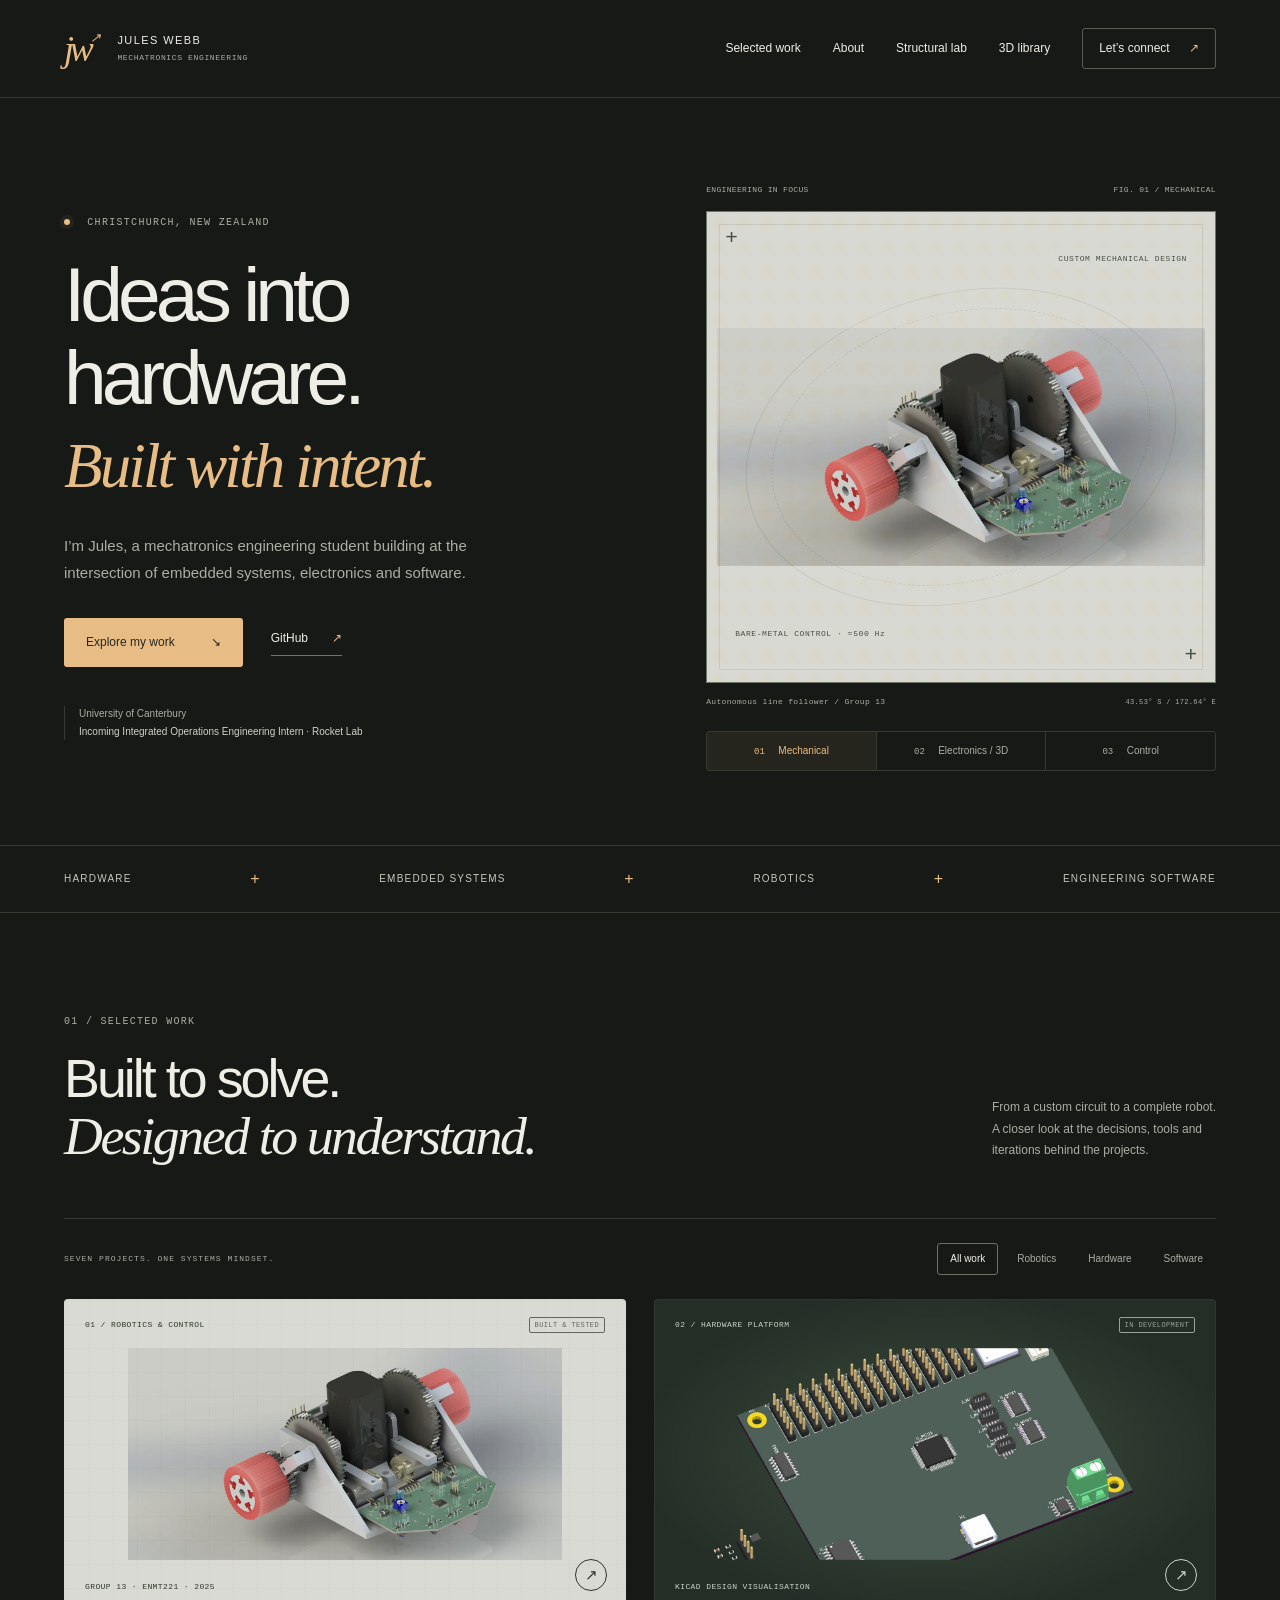
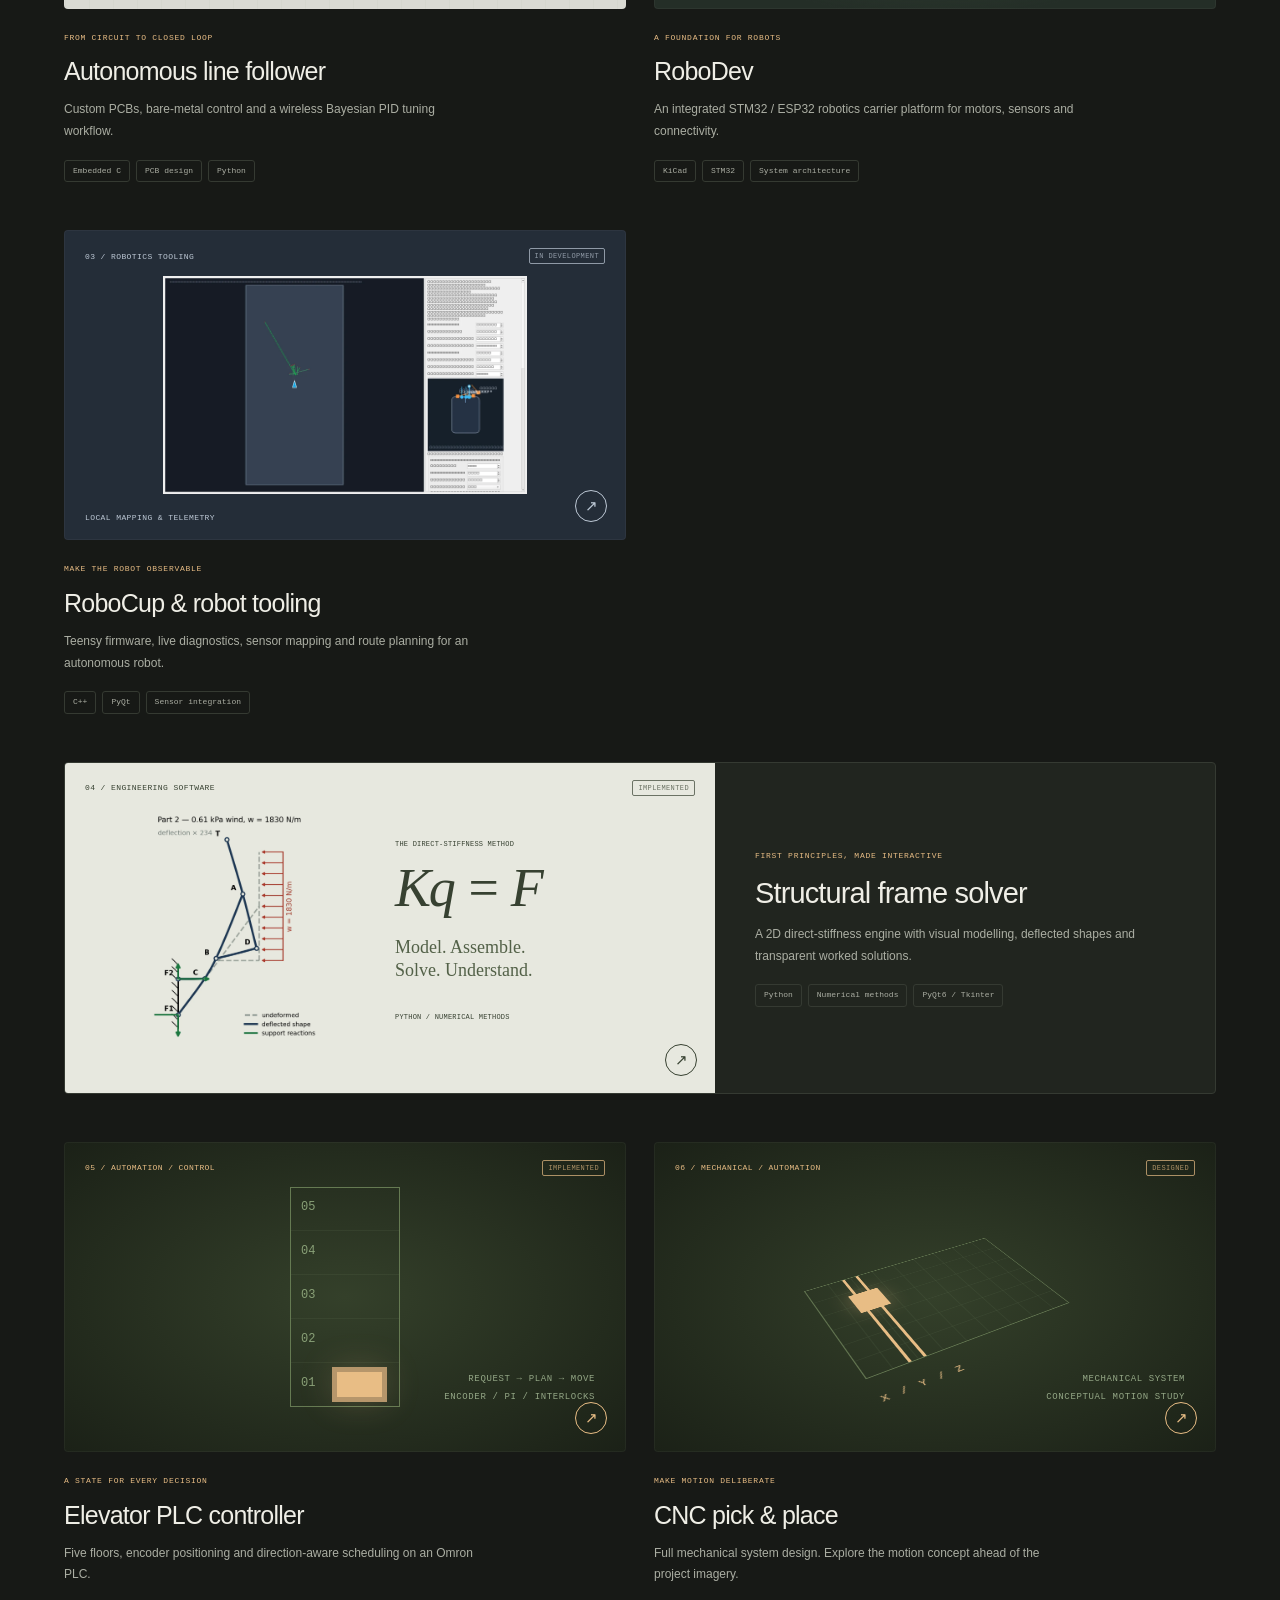
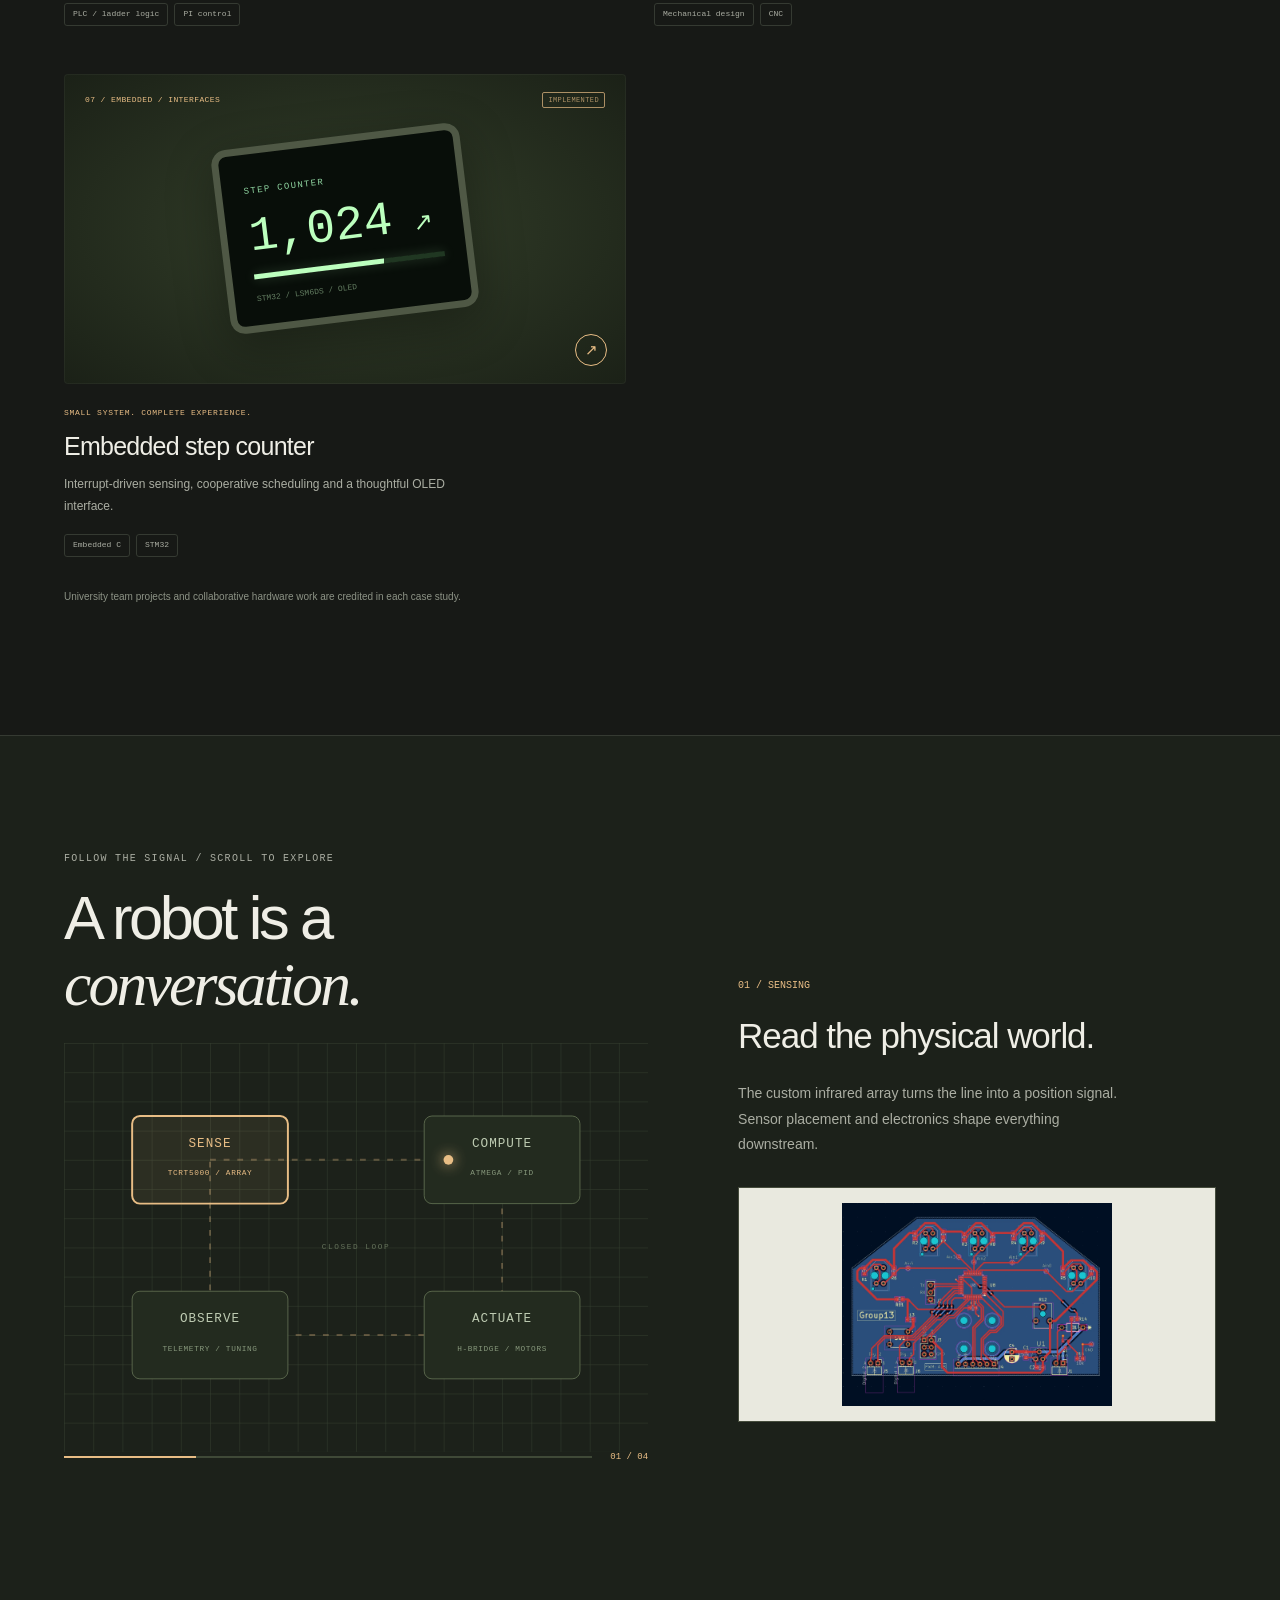
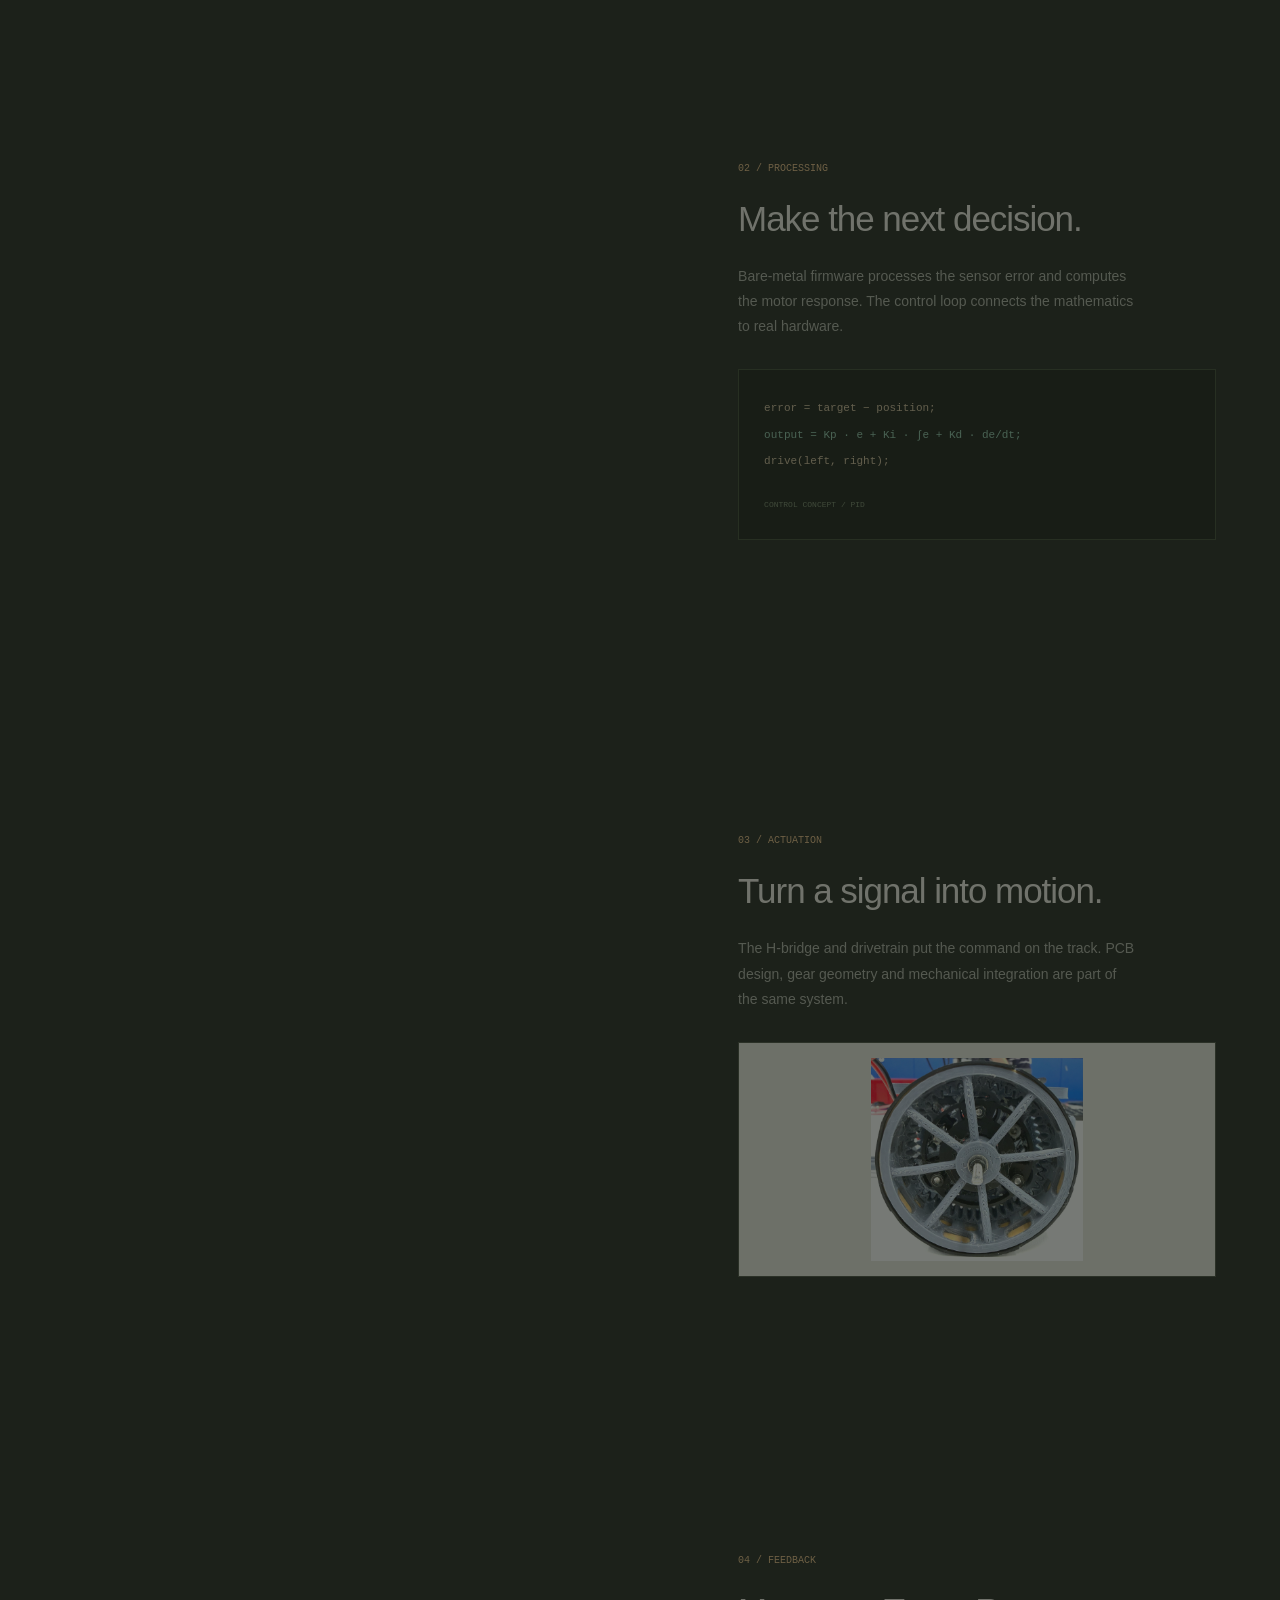
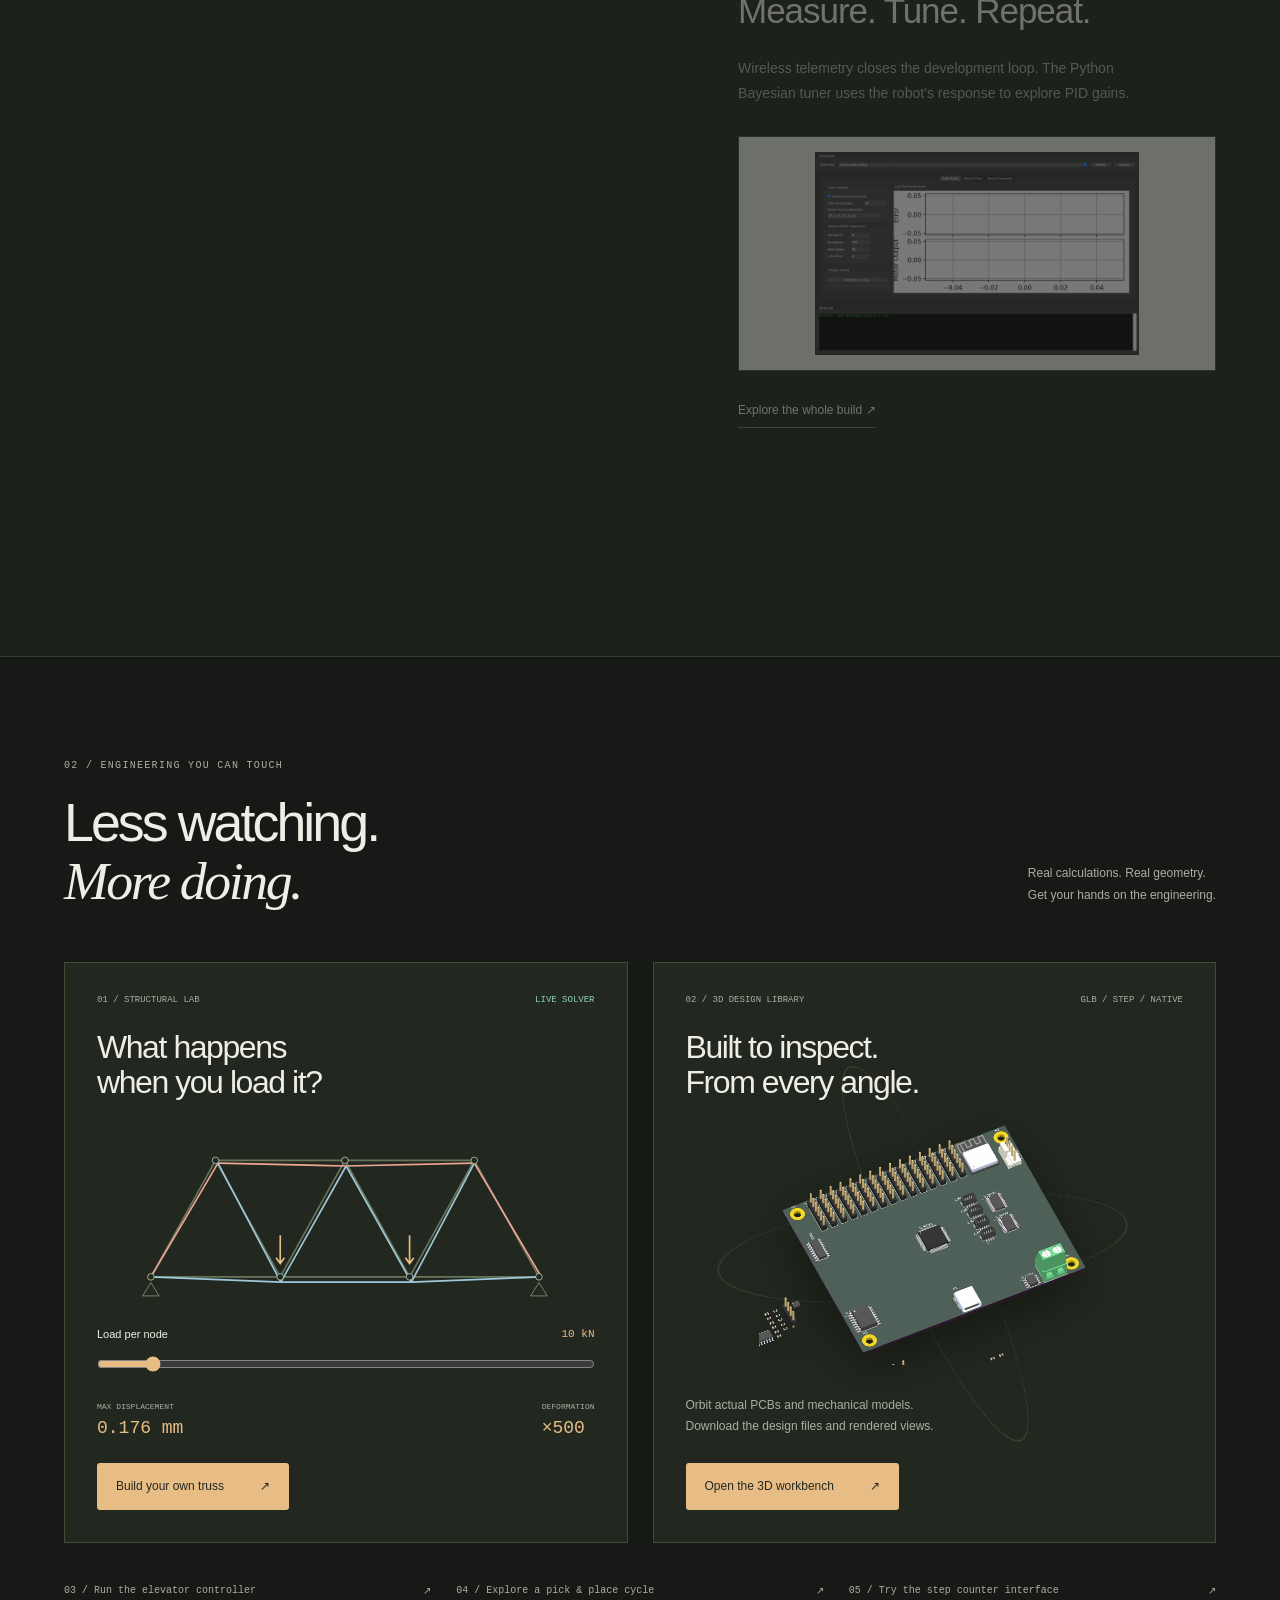
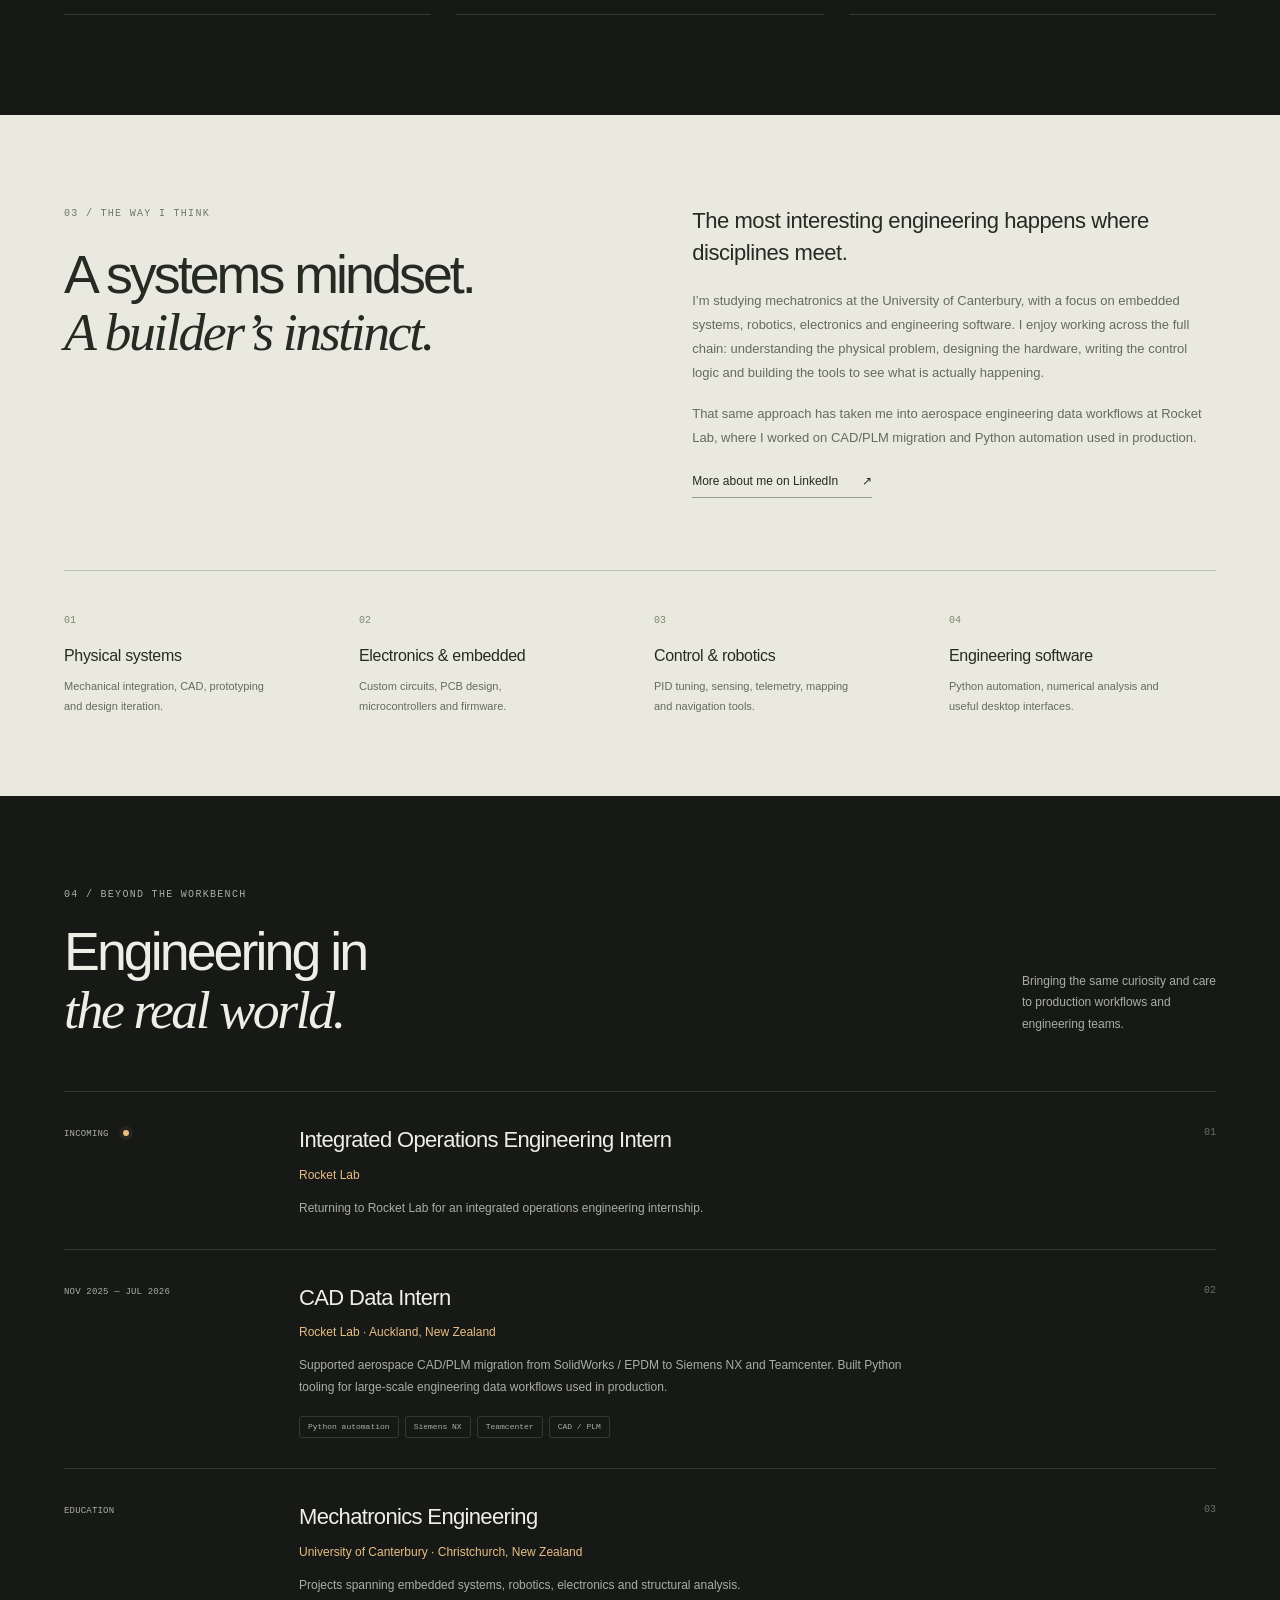
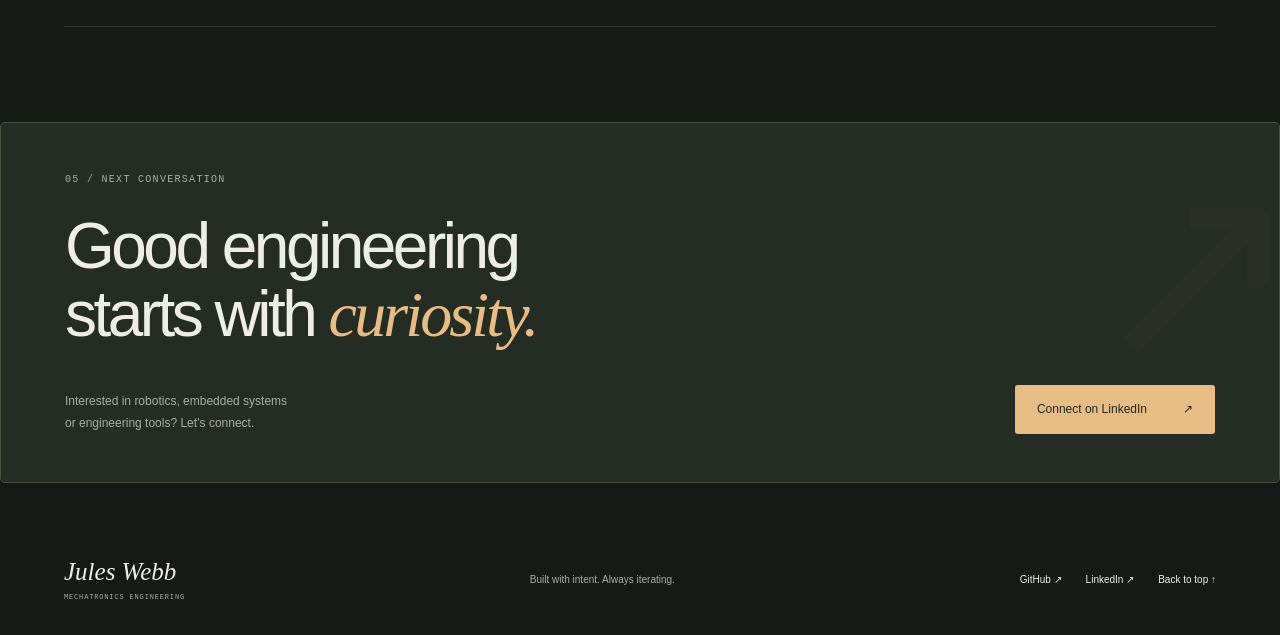
<file: index.html>
<!doctype html>
<html lang="en">
<head>
  <meta charset="utf-8">
  <meta name="viewport" content="width=device-width, initial-scale=1">
  <meta name="theme-color" content="#171916">
  <title>Jules Webb — Mechatronics & Engineering</title>
  <meta name="description" content="Jules Webb's engineering portfolio. Embedded systems, custom electronics, robotics and engineering software. University of Canterbury · Rocket Lab experience.">
  <link rel="canonical" href="https://juleswwebb.github.io/portfolio/">
  <meta property="og:type" content="website">
  <meta property="og:title" content="Jules Webb — Engineering, from first principles to real systems.">
  <meta property="og:description" content="Explore projects in embedded systems, robotics, PCB design and engineering software.">
  <meta property="og:url" content="https://juleswwebb.github.io/portfolio/">
  <meta property="og:image" content="https://juleswwebb.github.io/portfolio/assets/social-preview.png">
  <meta name="twitter:card" content="summary_large_image">
  <link rel="icon" href="assets/favicon.svg" type="image/svg+xml">
  <link rel="stylesheet" href="styles.css">
  <link rel="stylesheet" href="interactive.css"><script defer src="app.js"></script><script type="module" src="motion.mjs"></script><script type="module" src="home-lab.mjs"></script><script type="module" src="assets/vendor/model-viewer.min.js"></script>
</head>
<body>
  <a class="skip-link" href="#main">Skip to content</a>
  <header class="header">
    <a class="brand" href="./" aria-label="Jules Webb, home"><span class="monogram">jw<span>↗</span></span><span>JULES WEBB<span class="brand-sub">MECHATRONICS ENGINEERING</span></span></a>
    <button class="menu-toggle" aria-expanded="false" aria-controls="navigation">Menu <span>+</span></button>
    <nav id="navigation" aria-label="Main navigation"><a href="#work">Selected work</a><a href="#about">About</a><a href="structure-lab.html">Structural lab</a><a href="design-library.html">3D library</a><a class="nav-contact" href="#contact">Let’s connect <span>↗</span></a></nav>
  </header>
  <main id="main">
    <section class="hero wrap"><canvas id="hero-field" aria-hidden="true"></canvas>
      <div class="hero-copy">
        <p class="eyebrow"><span class="status-dot"></span> CHRISTCHURCH, NEW ZEALAND</p>
        <h1><span class="hero-line">Ideas into</span><span class="hero-line">hardware.</span><span class="hero-line"><em>Built with intent.</em></span></h1>
        <p class="hero-description">I’m Jules, a mechatronics engineering student building at the intersection of embedded systems, electronics and software.</p>
        <div class="hero-actions"><a class="button button-accent" href="#work">Explore my work <span>↘</span></a><a class="text-link" href="https://github.com/juleswwebb" target="_blank" rel="noopener noreferrer">GitHub <span>↗</span></a></div>
        <div class="hero-note"><span class="note-line"></span><p>University of Canterbury<br><strong>Incoming Integrated Operations Engineering Intern · Rocket Lab</strong></p></div>
      </div>
      <div class="hero-art" aria-label="Interactive views of the line-following robot project">
        <div class="art-heading"><span>ENGINEERING IN FOCUS</span><span>FIG. 01 / <span id="view-number">MECHANICAL</span></span></div>
        <div class="art-stage">
          <div class="crosshair crosshair-one" aria-hidden="true">+</div><div class="crosshair crosshair-two" aria-hidden="true">+</div>
          <div class="art-orbit" aria-hidden="true"></div>
          <img id="hero-image" src="assets/line-follower.webp" width="1600" height="781" alt="CAD render of the Group 13 line-following robot, showing the chassis, motors and front sensor board" fetchpriority="high">
          <model-viewer id="hero-model" hidden alt="Actual line follower sensor PCB in interactive 3D" camera-controls touch-action="pan-y" environment-image="neutral" camera-orbit="35deg 60deg auto" shadow-intensity="1" auto-rotate></model-viewer><span class="art-label label-top" id="art-label-top">CUSTOM MECHANICAL DESIGN</span>
          <span class="art-label label-bottom" id="art-label-bottom">BARE-METAL CONTROL · ≈500 Hz</span>
        </div>
        <div class="art-footer"><span id="view-caption" aria-live="polite">Autonomous line follower / Group 13</span><span class="art-coordinate">43.53° S / 172.64° E</span></div>
        <div class="view-controls" role="group" aria-label="Explore the robot’s subsystems"><button aria-pressed="true" data-view="mechanical">01 <span>Mechanical</span></button><button aria-pressed="false" data-view="electronics">02 <span>Electronics / 3D</span></button><button aria-pressed="false" data-view="control">03 <span>Control</span></button></div>
      </div>
    </section>
    <div class="discipline-strip"><div class="wrap"><span>HARDWARE</span><span class="strip-plus">+</span><span>EMBEDDED SYSTEMS</span><span class="strip-plus">+</span><span>ROBOTICS</span><span class="strip-plus">+</span><span>ENGINEERING SOFTWARE</span></div></div>
    <section id="work" class="work-section wrap">
      <div class="section-heading reveal"><div><p class="eyebrow">01 / SELECTED WORK</p><h2>Built to solve.<br><em>Designed to understand.</em></h2></div><p>From a custom circuit to a complete robot.<br>A closer look at the decisions, tools and<br>iterations behind the projects.</p></div>
      <div class="work-toolbar"><span class="small-label">SEVEN PROJECTS. ONE SYSTEMS MINDSET.</span><div class="filters" role="group" aria-label="Filter projects"><button data-filter="all" aria-pressed="true">All work</button><button data-filter="robotics" aria-pressed="false">Robotics</button><button data-filter="hardware" aria-pressed="false">Hardware</button><button data-filter="software" aria-pressed="false">Software</button></div></div>
      <div class="project-grid" id="project-grid">
        <a class="project-card project-featured reveal" data-categories="robotics hardware software" href="line-follower.html">
          <div class="project-image image-light"><div class="image-topline"><span>01 / ROBOTICS & CONTROL</span><span class="project-status">BUILT & TESTED</span></div><img src="assets/line-follower.webp" width="1600" height="781" alt="Line-following robot CAD assembly" loading="lazy"><span class="image-caption">GROUP 13 · ENMT221 · 2025</span><span class="project-arrow" aria-hidden="true">↗</span></div>
          <div class="project-info"><div><p class="eyebrow">FROM CIRCUIT TO CLOSED LOOP</p><h3>Autonomous line follower</h3><p>Custom PCBs, bare-metal control and a wireless Bayesian PID tuning workflow.</p></div><div class="tags"><span>Embedded C</span><span>PCB design</span><span>Python</span></div></div>
        </a>
        <a class="project-card reveal" data-categories="hardware" href="robodev.html">
          <div class="project-image image-board"><div class="image-topline"><span>02 / HARDWARE PLATFORM</span><span class="project-status">IN DEVELOPMENT</span></div><img src="assets/robodev-board.webp" width="1400" height="1000" alt="KiCad 3D view of the RoboDev signals board design in progress" loading="lazy"><span class="image-caption">KICAD DESIGN VISUALISATION</span><span class="project-arrow" aria-hidden="true">↗</span></div>
          <div class="project-info"><div><p class="eyebrow">A FOUNDATION FOR ROBOTS</p><h3>RoboDev</h3><p>An integrated STM32 / ESP32 robotics carrier platform for motors, sensors and connectivity.</p></div><div class="tags"><span>KiCad</span><span>STM32</span><span>System architecture</span></div></div>
        </a>
        <a class="project-card reveal" data-categories="robotics software" href="robocup.html">
          <div class="project-image image-arena"><div class="image-topline"><span>03 / ROBOTICS TOOLING</span><span class="project-status">IN DEVELOPMENT</span></div><img src="assets/arena-map.webp" width="1500" height="900" alt="Robot arena mapping tool displaying measured range observations and the robot trail" loading="lazy"><span class="image-caption">LOCAL MAPPING & TELEMETRY</span><span class="project-arrow" aria-hidden="true">↗</span></div>
          <div class="project-info"><div><p class="eyebrow">MAKE THE ROBOT OBSERVABLE</p><h3>RoboCup & robot tooling</h3><p>Teensy firmware, live diagnostics, sensor mapping and route planning for an autonomous robot.</p></div><div class="tags"><span>C++</span><span>PyQt</span><span>Sensor integration</span></div></div>
        </a>
        <a class="project-card project-wide reveal" data-categories="software" href="frame-solver.html">
          <div class="project-image image-frame"><div class="image-topline"><span>04 / ENGINEERING SOFTWARE</span><span class="project-status">IMPLEMENTED</span></div><div class="frame-presentation"><img src="assets/frame-analysis.webp" width="856" height="1145" alt="Structural frame analysis showing undeformed and deflected shapes with support reactions" loading="lazy"><div class="frame-equation" aria-hidden="true"><span>THE DIRECT-STIFFNESS METHOD</span><strong>Kq = F</strong><p>Model. Assemble.<br>Solve. Understand.</p><span>PYTHON / NUMERICAL METHODS</span></div></div><span class="project-arrow" aria-hidden="true">↗</span></div>
          <div class="project-info"><div><p class="eyebrow">FIRST PRINCIPLES, MADE INTERACTIVE</p><h3>Structural frame solver</h3><p>A 2D direct-stiffness engine with visual modelling, deflected shapes and transparent worked solutions.</p></div><div class="tags"><span>Python</span><span>Numerical methods</span><span>PyQt6 / Tkinter</span></div></div>
        </a>
<a class="project-card reveal" data-categories="hardware software" href="elevator-plc.html"><div class="project-image interactive-card-art elevator-card"><div class="image-topline"><span>05 / AUTOMATION / CONTROL</span><span class="project-status">IMPLEMENTED</span></div><div class="card-elevator"><i></i><span>05</span><span>04</span><span>03</span><span>02</span><span>01</span></div><div class="card-system-label">REQUEST → PLAN → MOVE<br>ENCODER / PI / INTERLOCKS</div><span class="project-arrow" aria-hidden="true">↗</span></div><div class="project-info"><div><p class="eyebrow">A STATE FOR EVERY DECISION</p><h3>Elevator PLC controller</h3><p>Five floors, encoder positioning and direction-aware scheduling on an Omron PLC.</p></div><div class="tags"><span>PLC / ladder logic</span><span>PI control</span></div></div></a><a class="project-card reveal" data-categories="hardware" href="cnc-pick-place.html"><div class="project-image interactive-card-art cnc-card"><div class="image-topline"><span>06 / MECHANICAL / AUTOMATION</span><span class="project-status">DESIGNED</span></div><div class="card-cnc"><div class="card-gantry"><i></i></div><span>X / Y / Z</span></div><div class="card-system-label">MECHANICAL SYSTEM<br>CONCEPTUAL MOTION STUDY</div><span class="project-arrow" aria-hidden="true">↗</span></div><div class="project-info"><div><p class="eyebrow">MAKE MOTION DELIBERATE</p><h3>CNC pick & place</h3><p>Full mechanical system design. Explore the motion concept ahead of the project imagery.</p></div><div class="tags"><span>Mechanical design</span><span>CNC</span></div></div></a><a class="project-card reveal" data-categories="hardware software" href="step-counter.html"><div class="project-image interactive-card-art steps-card"><div class="image-topline"><span>07 / EMBEDDED / INTERFACES</span><span class="project-status">IMPLEMENTED</span></div><div class="card-oled"><span>STEP COUNTER</span><strong>1,024<span>↗</span></strong><i></i><small>STM32 / LSM6DS / OLED</small></div><span class="project-arrow" aria-hidden="true">↗</span></div><div class="project-info"><div><p class="eyebrow">SMALL SYSTEM. COMPLETE EXPERIENCE.</p><h3>Embedded step counter</h3><p>Interrupt-driven sensing, cooperative scheduling and a thoughtful OLED interface.</p></div><div class="tags"><span>Embedded C</span><span>STM32</span></div></div></a>      </div>
      <p class="work-footnote">University team projects and collaborative hardware work are credited in each case study.</p>
    </section>
<section class="system-scroll" id="system"><div class="wrap system-scroll-layout"><div class="system-sticky"><p class="eyebrow">FOLLOW THE SIGNAL / SCROLL TO EXPLORE</p><h2>A robot is a<br><em>conversation.</em></h2><div class="system-diagram"><svg viewBox="0 0 600 420" aria-label="Animated diagram of sensing, processing, actuation and feedback"><defs><pattern id="system-grid" width="30" height="30" patternUnits="userSpaceOnUse"><path d="M30 0H0V30" stroke="#353f30" fill="none"/></pattern></defs><rect width="600" height="420" fill="url(#system-grid)"/><path class="signal-path" d="M150 120H450V300H150Z"/><g class="system-module" data-module="0"><rect x="70" y="75" width="160" height="90" rx="8"/><text x="150" y="107">SENSE</text><text x="150" y="136" class="system-subtext">TCRT5000 / ARRAY</text></g><g class="system-module" data-module="1"><rect x="370" y="75" width="160" height="90" rx="8"/><text x="450" y="107">COMPUTE</text><text x="450" y="136" class="system-subtext">ATMEGA / PID</text></g><g class="system-module" data-module="2"><rect x="370" y="255" width="160" height="90" rx="8"/><text x="450" y="287">ACTUATE</text><text x="450" y="316" class="system-subtext">H-BRIDGE / MOTORS</text></g><g class="system-module" data-module="3"><rect x="70" y="255" width="160" height="90" rx="8"/><text x="150" y="287">OBSERVE</text><text x="150" y="316" class="system-subtext">TELEMETRY / TUNING</text></g><circle class="signal-particle" r="5" fill="#e8bd85"/><text x="300" y="212" class="system-centre">CLOSED LOOP</text></svg></div><div class="system-progress"><i></i><span data-system-number>01 / 04</span></div></div><div class="system-steps"><article data-system-step="0"><span>01 / SENSING</span><h3>Read the physical world.</h3><p>The custom infrared array turns the line into a position signal. Sensor placement and electronics shape everything downstream.</p><img src="assets/sensor-pcb.webp" alt="Actual line follower sensor PCB layout" loading="lazy"></article><article data-system-step="1"><span>02 / PROCESSING</span><h3>Make the next decision.</h3><p>Bare-metal firmware processes the sensor error and computes the motor response. The control loop connects the mathematics to real hardware.</p><div class="code-display"><span>error = target − position;</span><span>output = Kp · e + Ki · ∫e + Kd · de/dt;</span><span>drive(left, right);</span><small>CONTROL CONCEPT / PID</small></div></article><article data-system-step="2"><span>03 / ACTUATION</span><h3>Turn a signal into motion.</h3><p>The H-bridge and drivetrain put the command on the track. PCB design, gear geometry and mechanical integration are part of the same system.</p><img src="assets/gearbox.webp" alt="Line follower planetary gearbox design" loading="lazy"></article><article data-system-step="3"><span>04 / FEEDBACK</span><h3>Measure. Tune. Repeat.</h3><p>Wireless telemetry closes the development loop. The Python Bayesian tuner uses the robot’s response to explore PID gains.</p><img src="assets/pid-tuner.webp" alt="Wireless PID tuning tool from the project" loading="lazy"><a class="text-link" href="line-follower.html">Explore the whole build ↗</a></article></div></div></section><section id="playground" class="playground-section wrap"><div class="section-heading reveal"><div><p class="eyebrow">02 / ENGINEERING YOU CAN TOUCH</p><h2>Less watching.<br><em>More doing.</em></h2></div><p>Real calculations. Real geometry.<br>Get your hands on the engineering.</p></div><div class="playground-grid"><div class="live-truss-card reveal"><div class="playground-card-heading"><span>01 / STRUCTURAL LAB</span><span class="live-tag">LIVE SOLVER</span></div><h3>What happens<br>when you load it?</h3><svg id="home-truss" viewBox="0 0 600 260" aria-label="Interactive bridge truss showing amplified deflection"><g id="home-truss-geometry"></g><g id="home-truss-deformed"></g><g id="home-truss-labels"></g></svg><label class="truss-load-control">Load per node <output id="home-load-output">10 kN</output><input id="home-truss-load" type="range" min="0" max="100" value="10" step="1"></label><div class="home-truss-stats"><span>MAX DISPLACEMENT <strong id="home-truss-displacement">—</strong></span><span>DEFORMATION <strong>×500</strong></span></div><a class="button button-accent" href="structure-lab.html">Build your own truss <span>↗</span></a></div><a class="library-preview reveal" href="design-library.html"><div class="playground-card-heading"><span>02 / 3D DESIGN LIBRARY</span><span>GLB / STEP / NATIVE</span></div><h3>Built to inspect.<br>From every angle.</h3><div class="library-orbit"><div class="library-ring ring-one"></div><div class="library-ring ring-two"></div><img src="assets/renders/robodev-signals-isometric.webp" alt="Actual RoboDev PCB render, available as an interactive 3D model" loading="lazy"></div><p>Orbit actual PCBs and mechanical models.<br>Download the design files and rendered views.</p><span class="button button-accent">Open the 3D workbench <span>↗</span></span></a></div><div class="playground-links"><a href="elevator-plc.html">03 / Run the elevator controller <span>↗</span></a><a href="cnc-pick-place.html">04 / Explore a pick & place cycle <span>↗</span></a><a href="step-counter.html">05 / Try the step counter interface <span>↗</span></a></div></section>    <section id="about" class="about-section">
      <div class="wrap about-layout"><div class="reveal"><p class="eyebrow">03 / THE WAY I THINK</p><h2>A systems mindset.<br><em>A builder’s instinct.</em></h2></div><div class="about-copy reveal"><p class="large-copy">The most interesting engineering happens where disciplines meet.</p><p>I’m studying mechatronics at the University of Canterbury, with a focus on embedded systems, robotics, electronics and engineering software. I enjoy working across the full chain: understanding the physical problem, designing the hardware, writing the control logic and building the tools to see what is actually happening.</p><p>That same approach has taken me into aerospace engineering data workflows at Rocket Lab, where I worked on CAD/PLM migration and Python automation used in production.</p><a class="text-link dark-link" href="https://www.linkedin.com/in/jules-webb-585821216/" target="_blank" rel="noopener noreferrer">More about me on LinkedIn <span>↗</span></a></div>
      <div class="capability-grid"><div class="capability reveal"><span>01</span><h3>Physical systems</h3><p>Mechanical integration, CAD, prototyping and design iteration.</p></div><div class="capability reveal"><span>02</span><h3>Electronics & embedded</h3><p>Custom circuits, PCB design, microcontrollers and firmware.</p></div><div class="capability reveal"><span>03</span><h3>Control & robotics</h3><p>PID tuning, sensing, telemetry, mapping and navigation tools.</p></div><div class="capability reveal"><span>04</span><h3>Engineering software</h3><p>Python automation, numerical analysis and useful desktop interfaces.</p></div></div></div>
    </section>
    <section id="experience" class="experience-section wrap">
      <div class="section-heading reveal"><div><p class="eyebrow">04 / BEYOND THE WORKBENCH</p><h2>Engineering in<br><em>the real world.</em></h2></div><p>Bringing the same curiosity and care<br>to production workflows and<br>engineering teams.</p></div>
      <div class="experience-row reveal"><div class="experience-date">INCOMING<span class="status-dot"></span></div><div><h3>Integrated Operations Engineering Intern</h3><p class="experience-company">Rocket Lab</p><p class="experience-description">Returning to Rocket Lab for an integrated operations engineering internship.</p></div><span class="experience-index">01</span></div>
      <div class="experience-row reveal"><div class="experience-date">NOV 2025 — JUL 2026</div><div><h3>CAD Data Intern</h3><p class="experience-company">Rocket Lab · Auckland, New Zealand</p><p class="experience-description">Supported aerospace CAD/PLM migration from SolidWorks / EPDM to Siemens NX and Teamcenter. Built Python tooling for large-scale engineering data workflows used in production.</p><div class="tags"><span>Python automation</span><span>Siemens NX</span><span>Teamcenter</span><span>CAD / PLM</span></div></div><span class="experience-index">02</span></div>
      <div class="experience-row reveal"><div class="experience-date">EDUCATION</div><div><h3>Mechatronics Engineering</h3><p class="experience-company">University of Canterbury · Christchurch, New Zealand</p><p class="experience-description">Projects spanning embedded systems, robotics, electronics and structural analysis.</p></div><span class="experience-index">03</span></div>
    </section>
    <section id="contact" class="contact-section wrap reveal"><p class="eyebrow">05 / NEXT CONVERSATION</p><h2>Good engineering<br>starts with <em>curiosity.</em></h2><div class="contact-bottom"><p>Interested in robotics, embedded systems<br>or engineering tools? Let’s connect.</p><a class="button button-accent" href="https://www.linkedin.com/in/jules-webb-585821216/" target="_blank" rel="noopener noreferrer">Connect on LinkedIn <span>↗</span></a></div><div class="contact-orbit" aria-hidden="true">↗</div></section>
  </main>
  <footer class="footer wrap"><a class="footer-name" href="./">Jules Webb<span>MECHATRONICS ENGINEERING</span></a><p>Built with intent. Always iterating.</p><div><a href="https://github.com/juleswwebb" target="_blank" rel="noopener noreferrer">GitHub ↗</a><a href="https://www.linkedin.com/in/jules-webb-585821216/" target="_blank" rel="noopener noreferrer">LinkedIn ↗</a><a href="#main">Back to top ↑</a></div></footer>
</body>
</html>
</file>
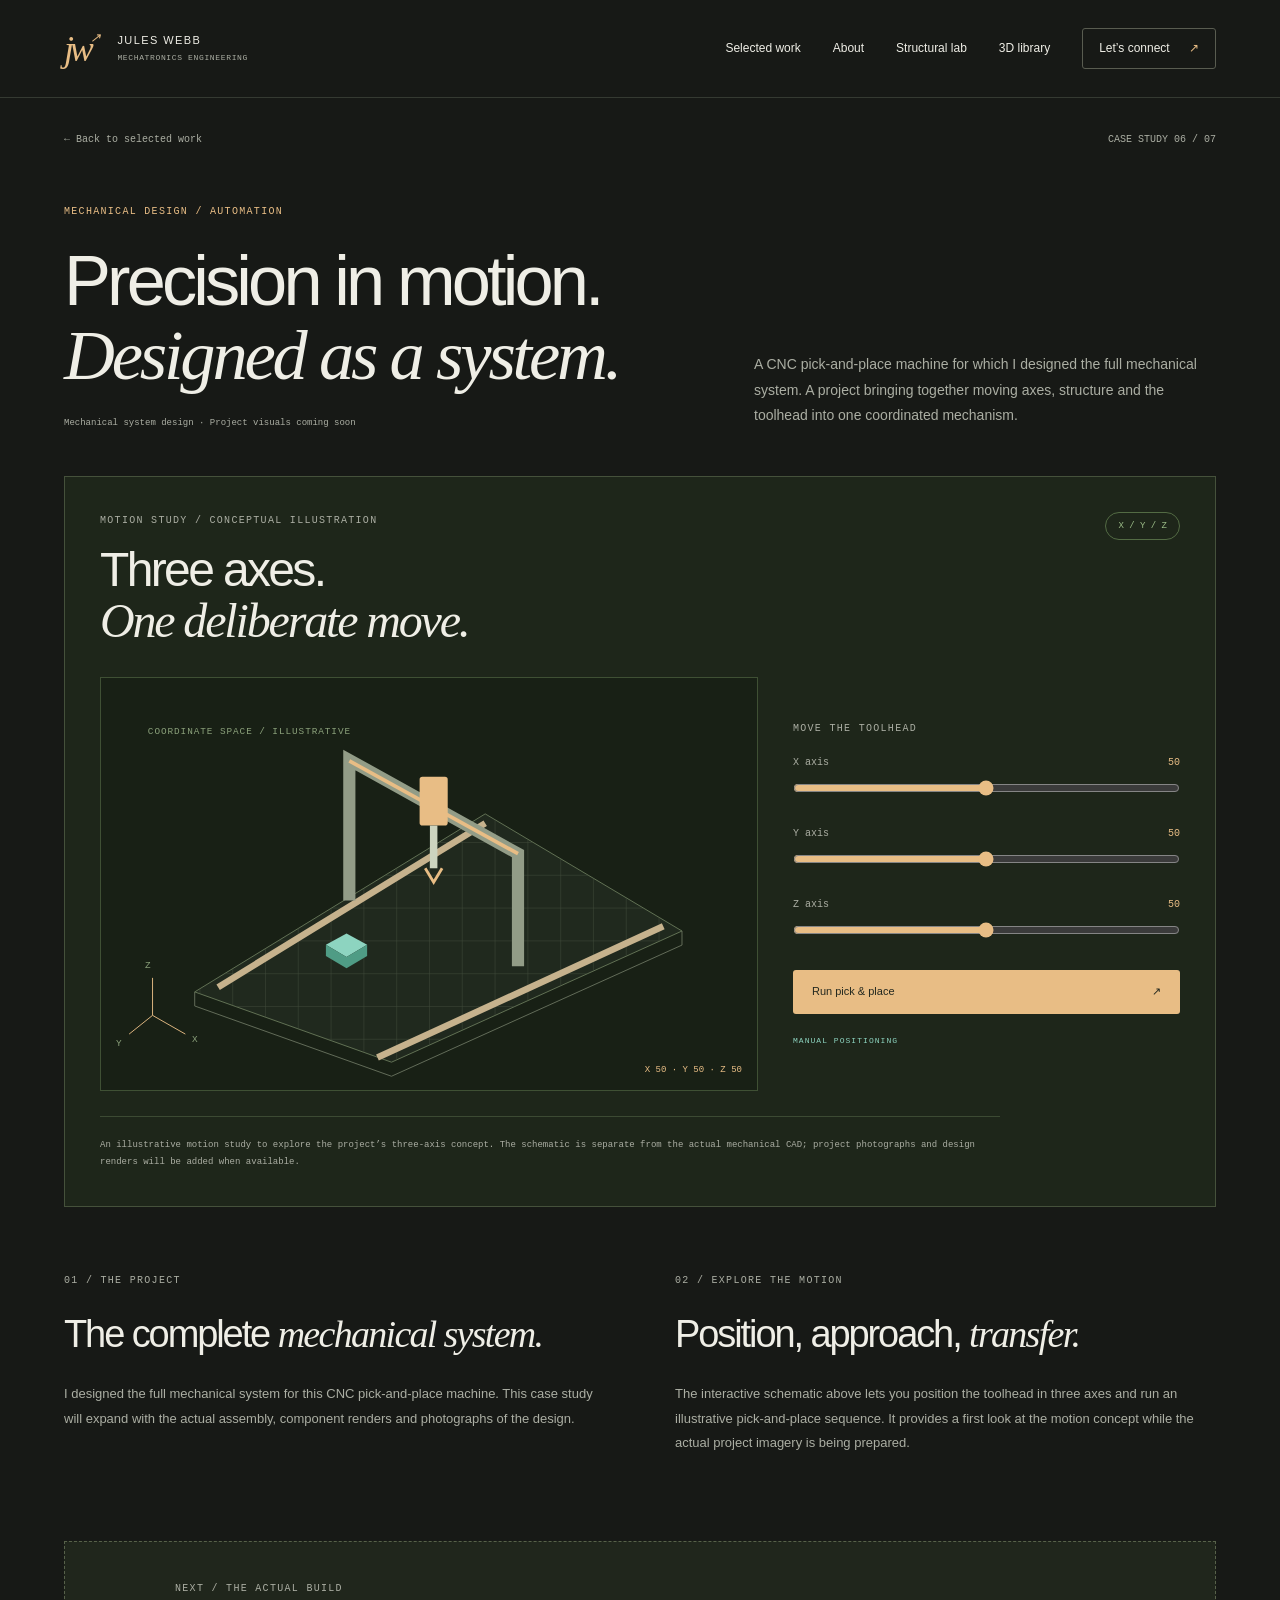
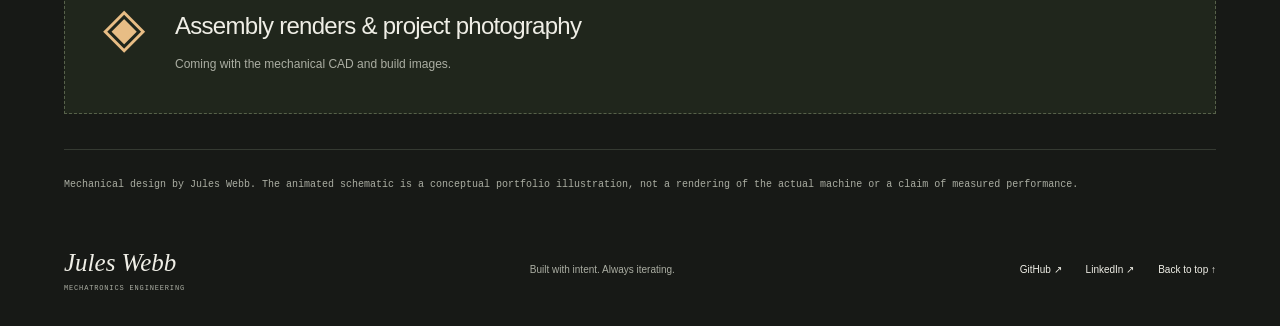
<file: cnc-pick-place.html>
<!doctype html><html lang="en"><head><meta charset="utf-8"><meta name="viewport" content="width=device-width,initial-scale=1"><meta name="theme-color" content="#171916"><title>CNC pick & place machine — Jules Webb</title><meta name="description" content="Full mechanical system design for a CNC pick-and-place machine, with an interactive three-axis motion study."><link rel="canonical" href="https://juleswwebb.github.io/portfolio/cnc-pick-place.html"><meta property="og:title" content="CNC pick & place machine — Jules Webb"><meta property="og:description" content="Full mechanical system design for a CNC pick-and-place machine, with an interactive three-axis motion study."><meta property="og:image" content="https://juleswwebb.github.io/portfolio/assets/social-preview.png"><link rel="icon" href="assets/favicon.svg"><link rel="stylesheet" href="styles.css"><link rel="stylesheet" href="interactive.css"><script defer src="app.js"></script><script type="module" src="motion.mjs"></script><script type="module" src="demos.mjs"></script></head><body><a class="skip-link" href="#main">Skip to content</a>  <header class="header">
    <a class="brand" href="./" aria-label="Jules Webb, home"><span class="monogram">jw<span>↗</span></span><span>JULES WEBB<span class="brand-sub">MECHATRONICS ENGINEERING</span></span></a>
    <button class="menu-toggle" aria-expanded="false" aria-controls="navigation">Menu <span>+</span></button>
    <nav id="navigation" aria-label="Main navigation"><a href="index.html#work">Selected work</a><a href="index.html#about">About</a><a href="structure-lab.html">Structural lab</a><a href="design-library.html">3D library</a><a class="nav-contact" href="index.html#contact">Let’s connect <span>↗</span></a></nav>
  </header><main id="main" class="wrap"><div class="case-breadcrumb"><a href="index.html#work">← Back to selected work</a><span>CASE STUDY 06 / 07</span></div><section class="case-hero"><div><p class="eyebrow">MECHANICAL DESIGN / AUTOMATION</p><h1>Precision in motion.<br><em>Designed as a system.</em></h1><div class="case-meta">Mechanical system design · Project visuals coming soon</div></div><p>A CNC pick-and-place machine for which I designed the full mechanical system. A project bringing together moving axes, structure and the toolhead into one coordinated mechanism.</p></section><section class="interactive-demo cnc-demo" data-cnc><div class="demo-heading"><div><p class="eyebrow">MOTION STUDY / CONCEPTUAL ILLUSTRATION</p><h2>Three axes.<br><em>One deliberate move.</em></h2></div><span class="demo-badge">X / Y / Z</span></div><div class="cnc-layout"><div class="cnc-viewport"><svg viewBox="0 0 700 440" role="img" aria-label="Illustrative three-axis pick and place motion schematic"><defs><pattern id="bed-grid" width="35" height="35" patternUnits="userSpaceOnUse"><path d="M35 0H0V35" fill="none" stroke="#414c3b" stroke-width="1"/></pattern></defs><g class="cnc-bed"><path d="M100 335L410 145L620 270L310 410Z" fill="#20291e" stroke="#667658"/><path d="M100 335L410 145L620 270L310 410Z" fill="url(#bed-grid)"/><path d="M100 335v15l210 75 310-140v-15" fill="none" stroke="#67715e"/></g><g class="cnc-rails" fill="none" stroke="#c6b28d" stroke-width="7"><path d="M125 330L410 155M295 405L600 265"/></g><g data-cnc-gantry><path d="M145 305V155L325 255v120" fill="none" stroke="#929c87" stroke-width="13"/><path d="M145 156L325 255" stroke="#e8bd85" stroke-width="4"/><g data-cnc-head><rect x="-15" y="-32" width="30" height="52" rx="3" fill="#e8bd85"/><path data-cnc-z d="M0 20V70" stroke="#ccd4bf" stroke-width="8"/><path data-cnc-tool d="M-9 70L0 85L9 70" fill="none" stroke="#e8bd85" stroke-width="3"/></g></g><g data-cnc-part><path d="M230 340l22-12 22 12-22 13Z" fill="#8dd4c0"/><path d="M230 340v12l22 13 22-13v-12l-22 13Z" fill="#4f9c85"/></g><text x="50" y="60" class="svg-label">COORDINATE SPACE / ILLUSTRATIVE</text><path d="M55 360v-40m0 40 35 20m-35-20-25 20" stroke="#e8bd85"/><text x="47" y="310" class="svg-label">Z</text><text x="97" y="388" class="svg-label">X</text><text x="16" y="393" class="svg-label">Y</text></svg><div class="cnc-live-coordinate" data-cnc-readout>X 50 · Y 50 · Z 50</div></div><div class="cnc-controls"><p class="eyebrow">MOVE THE TOOLHEAD</p><label>X axis <output data-output="x">50</output><input data-axis="x" type="range" min="0" max="100" value="50"></label><label>Y axis <output data-output="y">50</output><input data-axis="y" type="range" min="0" max="100" value="50"></label><label>Z axis <output data-output="z">50</output><input data-axis="z" type="range" min="0" max="100" value="50"></label><button class="button button-accent" data-cnc-cycle>Run pick & place <span>↗</span></button><span class="small-label" data-cnc-status role="status">MANUAL POSITIONING</span></div></div><p class="demo-note">An illustrative motion study to explore the project’s three-axis concept. The schematic is separate from the actual mechanical CAD; project photographs and design renders will be added when available.</p></section><div class="technical-story"><section class="reveal"><p class="eyebrow">01 / THE PROJECT</p><h2>The complete <em>mechanical system.</em></h2><p>I designed the full mechanical system for this CNC pick-and-place machine. This case study will expand with the actual assembly, component renders and photographs of the design.</p></section><section class="reveal"><p class="eyebrow">02 / EXPLORE THE MOTION</p><h2>Position, approach, <em>transfer.</em></h2><p>The interactive schematic above lets you position the toolhead in three axes and run an illustrative pick-and-place sequence. It provides a first look at the motion concept while the actual project imagery is being prepared.</p></section></div><div class="awaiting-assets"><span>◈</span><div><p class="eyebrow">NEXT / THE ACTUAL BUILD</p><h3>Assembly renders & project photography</h3><p>Coming with the mechanical CAD and build images.</p></div></div><p class="project-credit">Mechanical design by Jules Webb. The animated schematic is a conceptual portfolio illustration, not a rendering of the actual machine or a claim of measured performance.</p></main>  <footer class="footer wrap"><a class="footer-name" href="./">Jules Webb<span>MECHATRONICS ENGINEERING</span></a><p>Built with intent. Always iterating.</p><div><a href="https://github.com/juleswwebb" target="_blank" rel="noopener noreferrer">GitHub ↗</a><a href="https://www.linkedin.com/in/jules-webb-585821216/" target="_blank" rel="noopener noreferrer">LinkedIn ↗</a><a href="#main">Back to top ↑</a></div></footer></body></html>
</file>
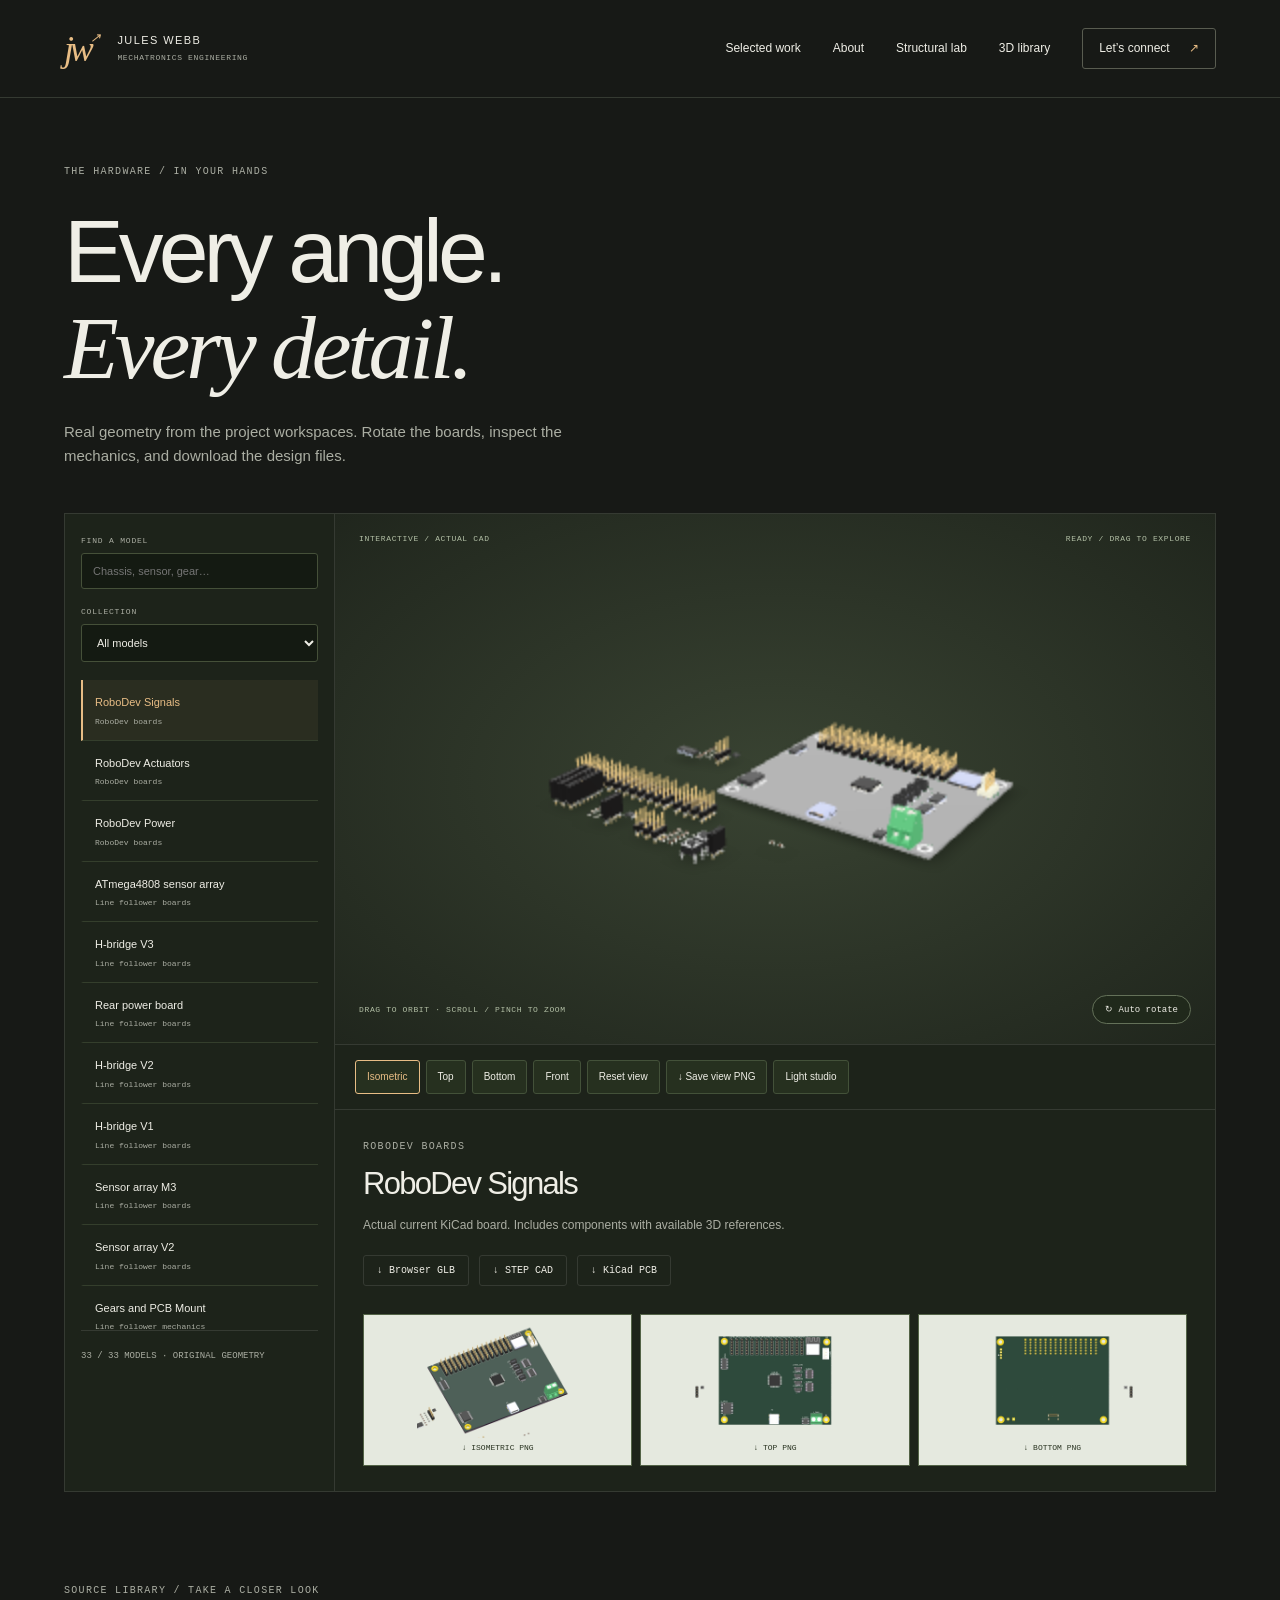
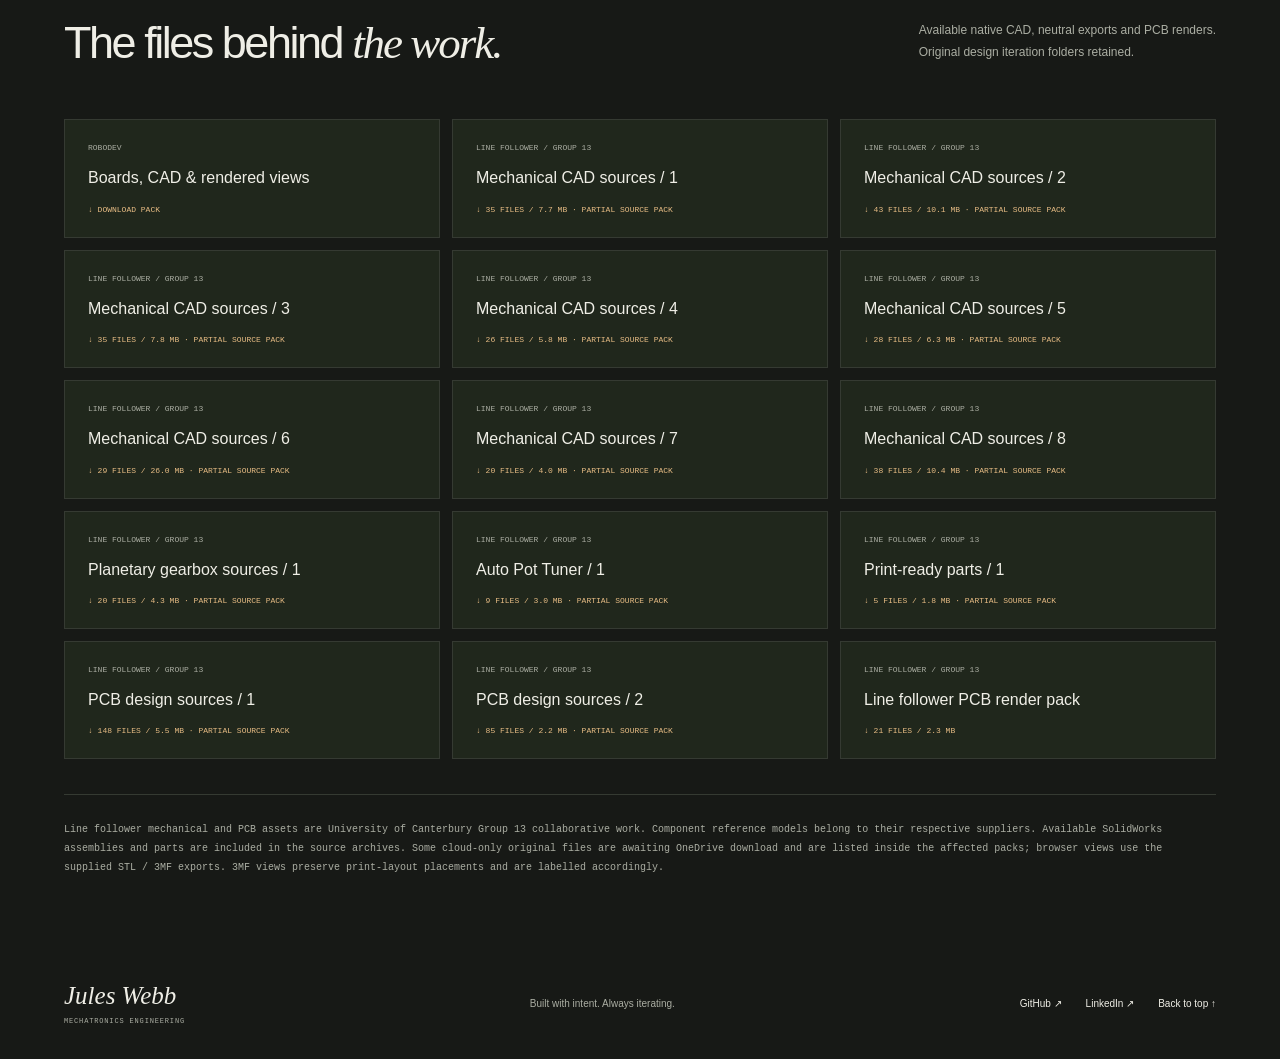
<file: design-library.html>
<!doctype html><html lang="en"><head><meta charset="utf-8"><meta name="viewport" content="width=device-width,initial-scale=1"><meta name="theme-color" content="#171916"><title>Interactive 3D design library — Jules Webb</title><meta name="description" content="Explore real robot mechanics and PCB assemblies in 3D, with native CAD, GLB, STEP and render downloads."><link rel="canonical" href="https://juleswwebb.github.io/portfolio/design-library.html"><meta property="og:title" content="Interactive 3D design library — Jules Webb"><meta property="og:description" content="Explore real robot mechanics and PCB assemblies in 3D, with native CAD, GLB, STEP and render downloads."><meta property="og:image" content="https://juleswwebb.github.io/portfolio/assets/social-preview.png"><link rel="icon" href="assets/favicon.svg"><link rel="stylesheet" href="styles.css"><link rel="stylesheet" href="interactive.css"><script defer src="app.js"></script><script type="module" src="motion.mjs"></script><script type="module" src="assets/vendor/model-viewer.min.js"></script><script type="module" src="model-gallery.mjs"></script></head><body><a class="skip-link" href="#main">Skip to content</a>  <header class="header">
    <a class="brand" href="./" aria-label="Jules Webb, home"><span class="monogram">jw<span>↗</span></span><span>JULES WEBB<span class="brand-sub">MECHATRONICS ENGINEERING</span></span></a>
    <button class="menu-toggle" aria-expanded="false" aria-controls="navigation">Menu <span>+</span></button>
    <nav id="navigation" aria-label="Main navigation"><a href="index.html#work">Selected work</a><a href="index.html#about">About</a><a href="structure-lab.html">Structural lab</a><a href="design-library.html">3D library</a><a class="nav-contact" href="index.html#contact">Let’s connect <span>↗</span></a></nav>
  </header><main id="main" class="wrap"><section class="gallery-intro"><p class="eyebrow">THE HARDWARE / IN YOUR HANDS</p><h1>Every angle.<br><em>Every detail.</em></h1><p>Real geometry from the project workspaces. Rotate the boards, inspect the mechanics, and download the design files.</p></section><section class="model-workbench" data-model-gallery><aside class="model-browser"><label>FIND A MODEL<input id="model-search" type="search" placeholder="Chassis, sensor, gear…"></label><label>COLLECTION<select id="model-category"><option value="all">All models</option></select></label><div class="model-list" id="model-list"><p>Loading design library…</p></div><div class="model-library-count" id="model-library-count"></div></aside><div class="model-detail"><div class="model-stage"><div class="model-stage-top"><span>INTERACTIVE / ACTUAL CAD</span><span id="model-load-state" role="status">CHOOSE A MODEL</span></div><model-viewer id="cad-viewer" alt="Interactive project model" camera-controls touch-action="pan-y" shadow-intensity="1" shadow-softness=".8" exposure="1" environment-image="neutral" camera-orbit="35deg 65deg auto" interaction-prompt="auto" loading="lazy"><div class="model-loading" slot="progress-bar"><span>BUILDING YOUR VIEW</span><i></i></div></model-viewer><div class="model-stage-bottom"><span>DRAG TO ORBIT · SCROLL / PINCH TO ZOOM</span><button id="model-auto-rotate" aria-pressed="false">↻ Auto rotate</button></div></div><div class="model-camera-controls" role="group" aria-label="Camera presets"><button data-camera="35deg 65deg auto" aria-pressed="true">Isometric</button><button data-camera="0deg 0deg auto" aria-pressed="false">Top</button><button data-camera="0deg 180deg auto" aria-pressed="false">Bottom</button><button data-camera="0deg 90deg auto" aria-pressed="false">Front</button><button id="model-reset">Reset view</button><button id="model-snapshot">↓ Save view PNG</button><button id="model-background" aria-pressed="false">Light studio</button></div><div class="model-description"><p class="eyebrow" id="model-category-label"></p><h2 id="model-title">Select a model</h2><p id="model-description"></p><div class="model-downloads" id="model-downloads"></div></div><div class="model-renders" id="model-renders"></div></div></section><section class="archive-section" id="downloads"><div class="section-heading"><div><p class="eyebrow">SOURCE LIBRARY / TAKE A CLOSER LOOK</p><h2>The files behind <em>the work.</em></h2></div><p>Available native CAD, neutral exports and PCB renders.<br>Original design iteration folders retained.</p></div><div class="archive-grid" id="archive-grid"><a href="assets/models/robodev-cad-and-renders.zip" download><span>ROBODEV</span><strong>Boards, CAD & rendered views</strong><span>↓ DOWNLOAD PACK</span></a></div><p class="project-credit">Line follower mechanical and PCB assets are University of Canterbury Group 13 collaborative work. Component reference models belong to their respective suppliers. Available SolidWorks assemblies and parts are included in the source archives. Some cloud-only original files are awaiting OneDrive download and are listed inside the affected packs; browser views use the supplied STL / 3MF exports. 3MF views preserve print-layout placements and are labelled accordingly.</p></section></main>  <footer class="footer wrap"><a class="footer-name" href="./">Jules Webb<span>MECHATRONICS ENGINEERING</span></a><p>Built with intent. Always iterating.</p><div><a href="https://github.com/juleswwebb" target="_blank" rel="noopener noreferrer">GitHub ↗</a><a href="https://www.linkedin.com/in/jules-webb-585821216/" target="_blank" rel="noopener noreferrer">LinkedIn ↗</a><a href="#main">Back to top ↑</a></div></footer></body></html>
</file>
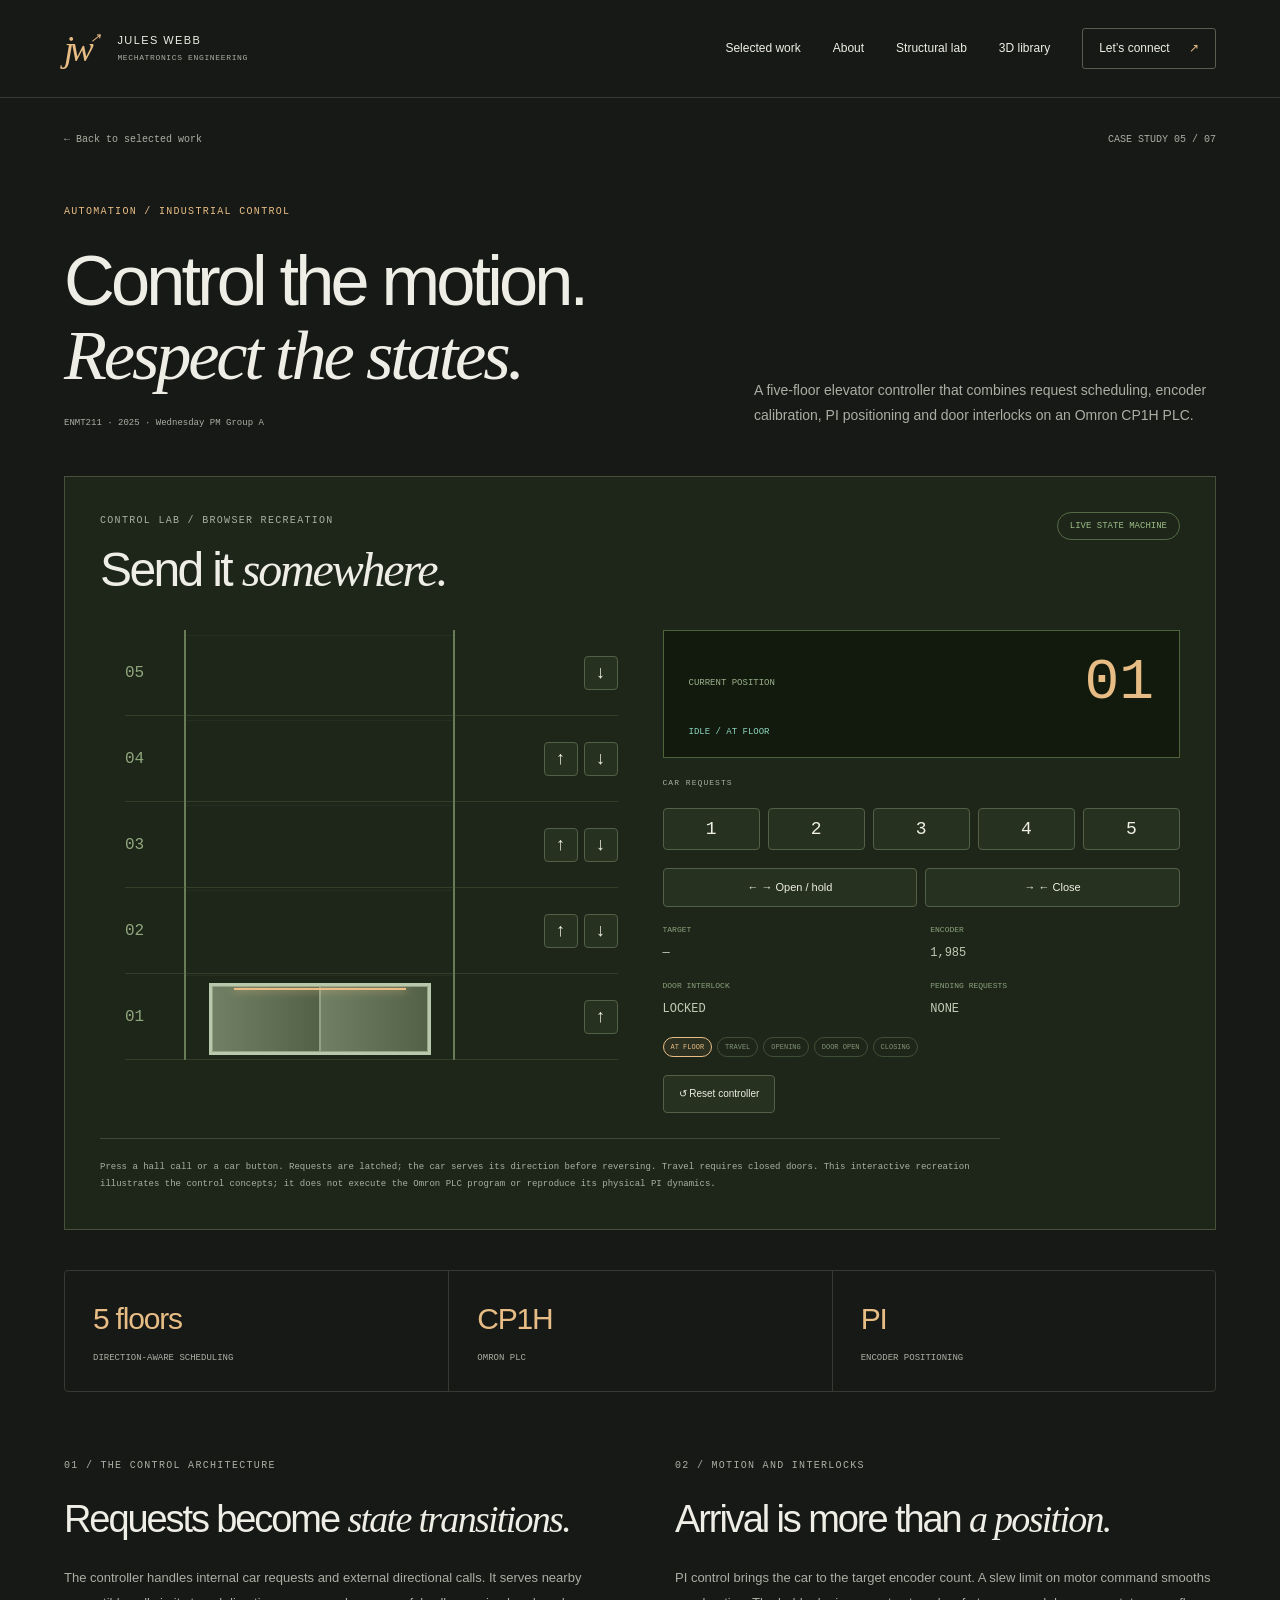
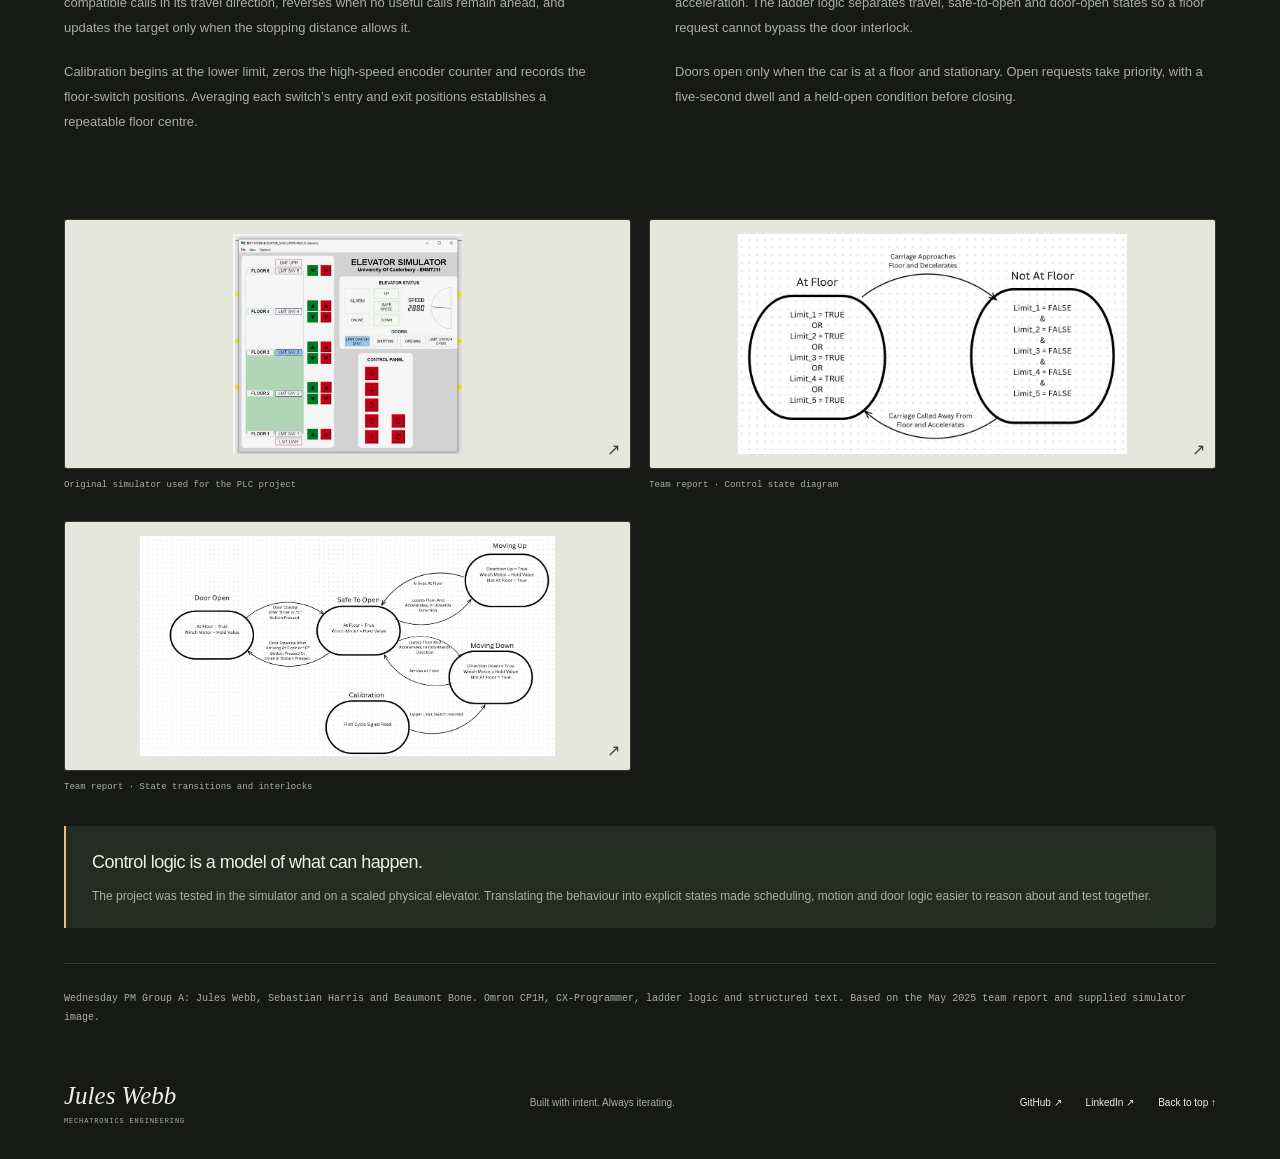
<file: elevator-plc.html>
<!doctype html><html lang="en"><head><meta charset="utf-8"><meta name="viewport" content="width=device-width,initial-scale=1"><meta name="theme-color" content="#171916"><title>Elevator PLC controller — Jules Webb</title><meta name="description" content="Five-floor Omron PLC elevator controller with encoder calibration, PI motion control, scheduling and door interlocks."><link rel="canonical" href="https://juleswwebb.github.io/portfolio/elevator-plc.html"><meta property="og:title" content="Elevator PLC controller — Jules Webb"><meta property="og:description" content="Five-floor Omron PLC elevator controller with encoder calibration, PI motion control, scheduling and door interlocks."><meta property="og:image" content="https://juleswwebb.github.io/portfolio/assets/social-preview.png"><link rel="icon" href="assets/favicon.svg"><link rel="stylesheet" href="styles.css"><link rel="stylesheet" href="interactive.css"><script defer src="app.js"></script><script type="module" src="motion.mjs"></script><script type="module" src="demos.mjs"></script></head><body><a class="skip-link" href="#main">Skip to content</a>  <header class="header">
    <a class="brand" href="./" aria-label="Jules Webb, home"><span class="monogram">jw<span>↗</span></span><span>JULES WEBB<span class="brand-sub">MECHATRONICS ENGINEERING</span></span></a>
    <button class="menu-toggle" aria-expanded="false" aria-controls="navigation">Menu <span>+</span></button>
    <nav id="navigation" aria-label="Main navigation"><a href="index.html#work">Selected work</a><a href="index.html#about">About</a><a href="structure-lab.html">Structural lab</a><a href="design-library.html">3D library</a><a class="nav-contact" href="index.html#contact">Let’s connect <span>↗</span></a></nav>
  </header><main id="main" class="wrap"><div class="case-breadcrumb"><a href="index.html#work">← Back to selected work</a><span>CASE STUDY 05 / 07</span></div><section class="case-hero"><div><p class="eyebrow">AUTOMATION / INDUSTRIAL CONTROL</p><h1>Control the motion.<br><em>Respect the states.</em></h1><div class="case-meta">ENMT211 · 2025 · Wednesday PM Group A</div></div><p>A five-floor elevator controller that combines request scheduling, encoder calibration, PI positioning and door interlocks on an Omron CP1H PLC.</p></section><section class="interactive-demo elevator-demo" data-elevator><div class="demo-heading"><div><p class="eyebrow">CONTROL LAB / BROWSER RECREATION</p><h2>Send it <em>somewhere.</em></h2></div><span class="demo-badge">LIVE STATE MACHINE</span></div><div class="elevator-layout"><div class="elevator-shaft"><div class="shaft-track"></div><div class="elevator-car"><div class="car-interior"><span>jw.</span></div><div class="car-door door-left"></div><div class="car-door door-right"></div><span class="car-light"></span></div><div class="hall-floors"><div class="hall-floor"><span>05</span><div><button data-call="5" data-direction="down" aria-label="Call elevator down at floor 5">↓</button></div></div><div class="hall-floor"><span>04</span><div><button data-call="4" data-direction="up" aria-label="Call elevator up at floor 4">↑</button><button data-call="4" data-direction="down" aria-label="Call elevator down at floor 4">↓</button></div></div><div class="hall-floor"><span>03</span><div><button data-call="3" data-direction="up" aria-label="Call elevator up at floor 3">↑</button><button data-call="3" data-direction="down" aria-label="Call elevator down at floor 3">↓</button></div></div><div class="hall-floor"><span>02</span><div><button data-call="2" data-direction="up" aria-label="Call elevator up at floor 2">↑</button><button data-call="2" data-direction="down" aria-label="Call elevator down at floor 2">↓</button></div></div><div class="hall-floor"><span>01</span><div><button data-call="1" data-direction="up" aria-label="Call elevator up at floor 1">↑</button></div></div></div><div class="shaft-grid"></div></div><div class="elevator-console"><div class="floor-display"><span>CURRENT POSITION</span><strong data-elevator-floor>01</strong><span data-elevator-state role="status">IDLE / AT FLOOR</span></div><p class="small-label">CAR REQUESTS</p><div class="car-buttons"><button data-floor="1">1</button><button data-floor="2">2</button><button data-floor="3">3</button><button data-floor="4">4</button><button data-floor="5">5</button></div><div class="door-buttons"><button data-door="open">← → Open / hold</button><button data-door="close">→ ← Close</button></div><div class="elevator-readouts"><div><span>TARGET</span><strong data-target>—</strong></div><div><span>ENCODER</span><strong data-encoder>1,985</strong></div><div><span>DOOR INTERLOCK</span><strong data-interlock>LOCKED</strong></div><div><span>PENDING REQUESTS</span><strong data-queue>NONE</strong></div></div><div class="state-rail"><span data-state="idle">AT FLOOR</span><span data-state="moving">TRAVEL</span><span data-state="opening">OPENING</span><span data-state="open">DOOR OPEN</span><span data-state="closing">CLOSING</span></div><button data-elevator-reset>↺ Reset controller</button></div></div><p class="demo-note">Press a hall call or a car button. Requests are latched; the car serves its direction before reversing. Travel requires closed doors. This interactive recreation illustrates the control concepts; it does not execute the Omron PLC program or reproduce its physical PI dynamics.</p></section><div class="case-stats"><div class="case-stat"><strong>5 floors</strong><span>DIRECTION-AWARE SCHEDULING</span></div><div class="case-stat"><strong>CP1H</strong><span>OMRON PLC</span></div><div class="case-stat"><strong>PI</strong><span>ENCODER POSITIONING</span></div></div><div class="technical-story"><section class="reveal"><p class="eyebrow">01 / THE CONTROL ARCHITECTURE</p><h2>Requests become <em>state transitions.</em></h2><p>The controller handles internal car requests and external directional calls. It serves nearby compatible calls in its travel direction, reverses when no useful calls remain ahead, and updates the target only when the stopping distance allows it.</p><p>Calibration begins at the lower limit, zeros the high-speed encoder counter and records the floor-switch positions. Averaging each switch’s entry and exit positions establishes a repeatable floor centre.</p></section><section class="reveal"><p class="eyebrow">02 / MOTION AND INTERLOCKS</p><h2>Arrival is more than <em>a position.</em></h2><p>PI control brings the car to the target encoder count. A slew limit on motor command smooths acceleration. The ladder logic separates travel, safe-to-open and door-open states so a floor request cannot bypass the door interlock.</p><p>Doors open only when the car is at a floor and stationary. Open requests take priority, with a five-second dwell and a held-open condition before closing.</p></section></div><div class="case-gallery"><figure class="gallery-item"><button class="gallery-button" aria-label="Enlarge elevator simulator"><img src="assets/elevator-original.webp" alt="Original University of Canterbury elevator simulator with floor calls and status panel" loading="lazy"></button><figcaption>Original simulator used for the PLC project</figcaption></figure><figure class="gallery-item"><button class="gallery-button" aria-label="Enlarge controller state diagram"><img src="assets/elevator-fsm-1.webp" alt="State-machine diagram extracted from the team's elevator control report" loading="lazy"></button><figcaption>Team report · Control state diagram</figcaption></figure><figure class="gallery-item"><button class="gallery-button" aria-label="Enlarge second controller diagram"><img src="assets/elevator-fsm-2.webp" alt="Additional control state diagram from the original elevator report" loading="lazy"></button><figcaption>Team report · State transitions and interlocks</figcaption></figure></div><section class="case-callout reveal"><h3>Control logic is a model of what can happen.</h3><p>The project was tested in the simulator and on a scaled physical elevator. Translating the behaviour into explicit states made scheduling, motion and door logic easier to reason about and test together.</p></section><p class="project-credit">Wednesday PM Group A: Jules Webb, Sebastian Harris and Beaumont Bone. Omron CP1H, CX-Programmer, ladder logic and structured text. Based on the May 2025 team report and supplied simulator image.</p></main>  <dialog id="lightbox" class="lightbox" aria-label="Project image detail"><button class="lightbox-close" aria-label="Close image detail">×</button><img alt=""><p></p></dialog><footer class="footer wrap"><a class="footer-name" href="./">Jules Webb<span>MECHATRONICS ENGINEERING</span></a><p>Built with intent. Always iterating.</p><div><a href="https://github.com/juleswwebb" target="_blank" rel="noopener noreferrer">GitHub ↗</a><a href="https://www.linkedin.com/in/jules-webb-585821216/" target="_blank" rel="noopener noreferrer">LinkedIn ↗</a><a href="#main">Back to top ↑</a></div></footer></body></html>
</file>
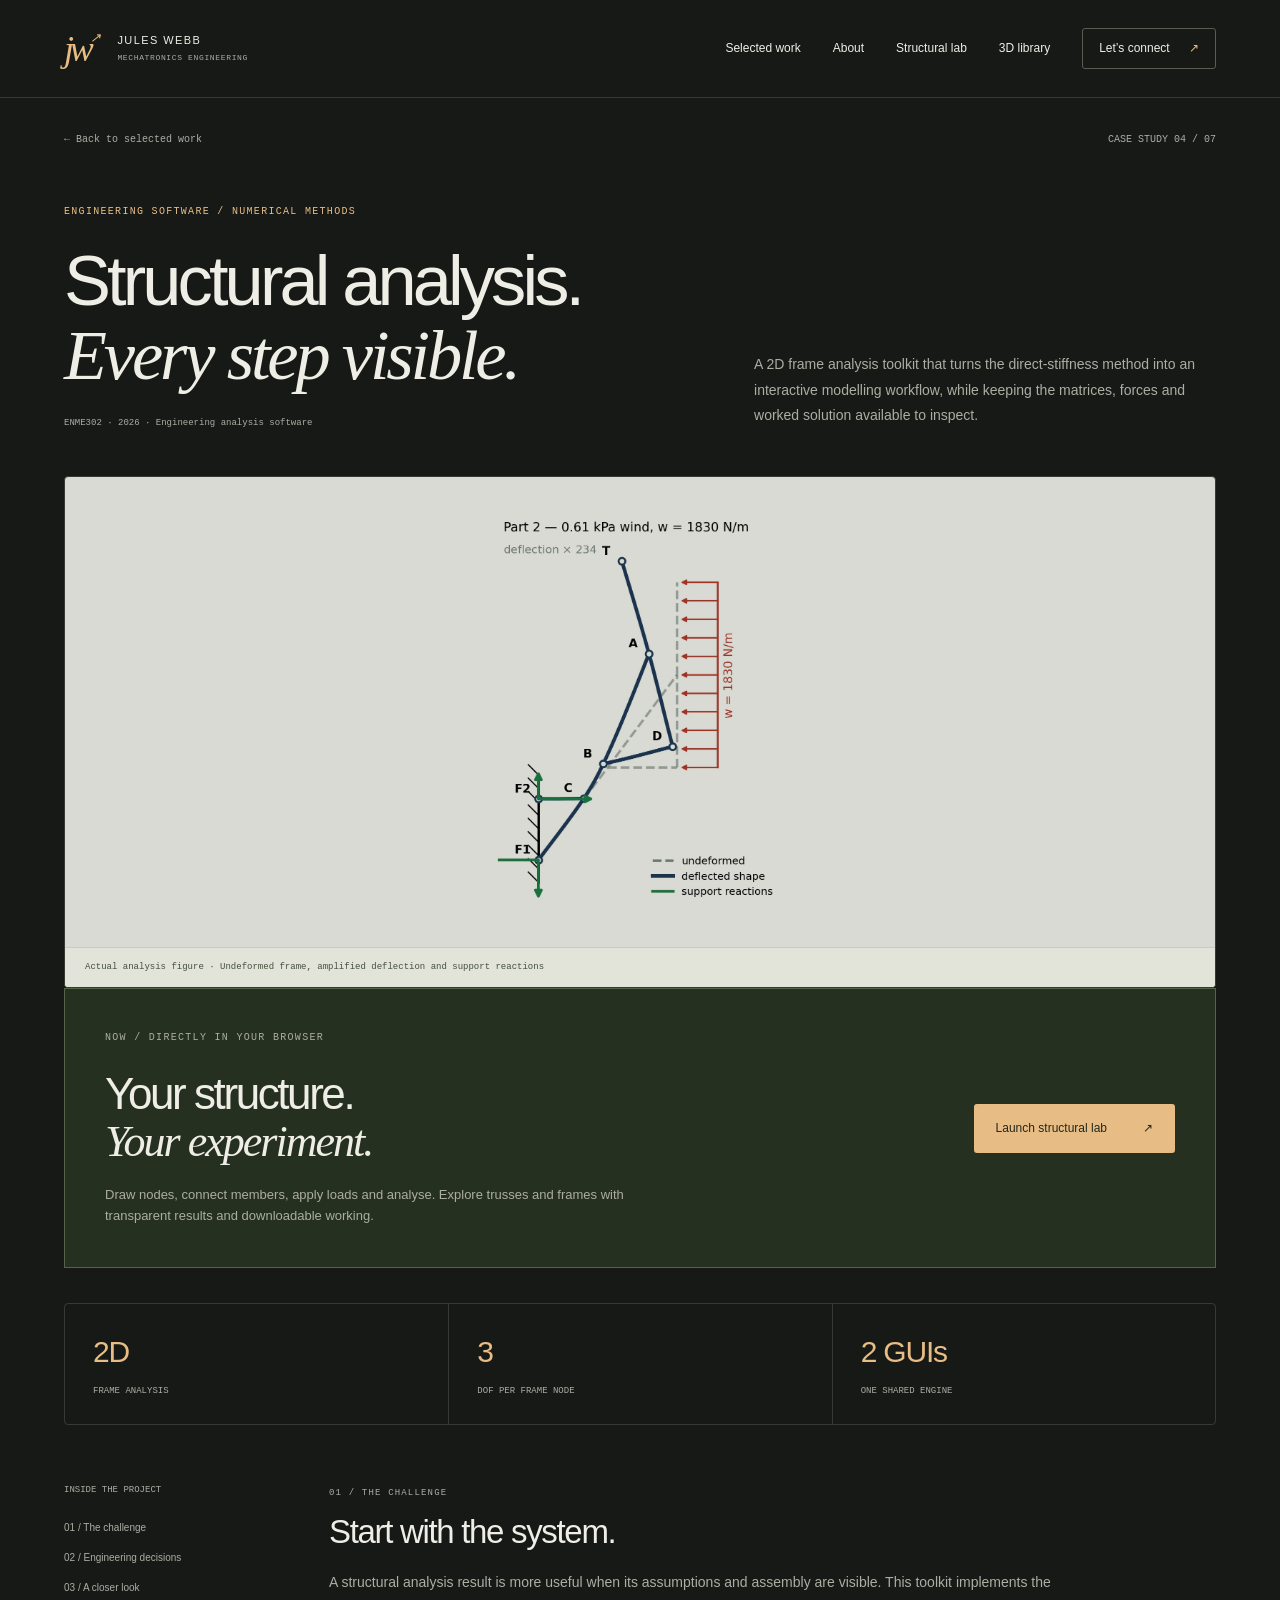
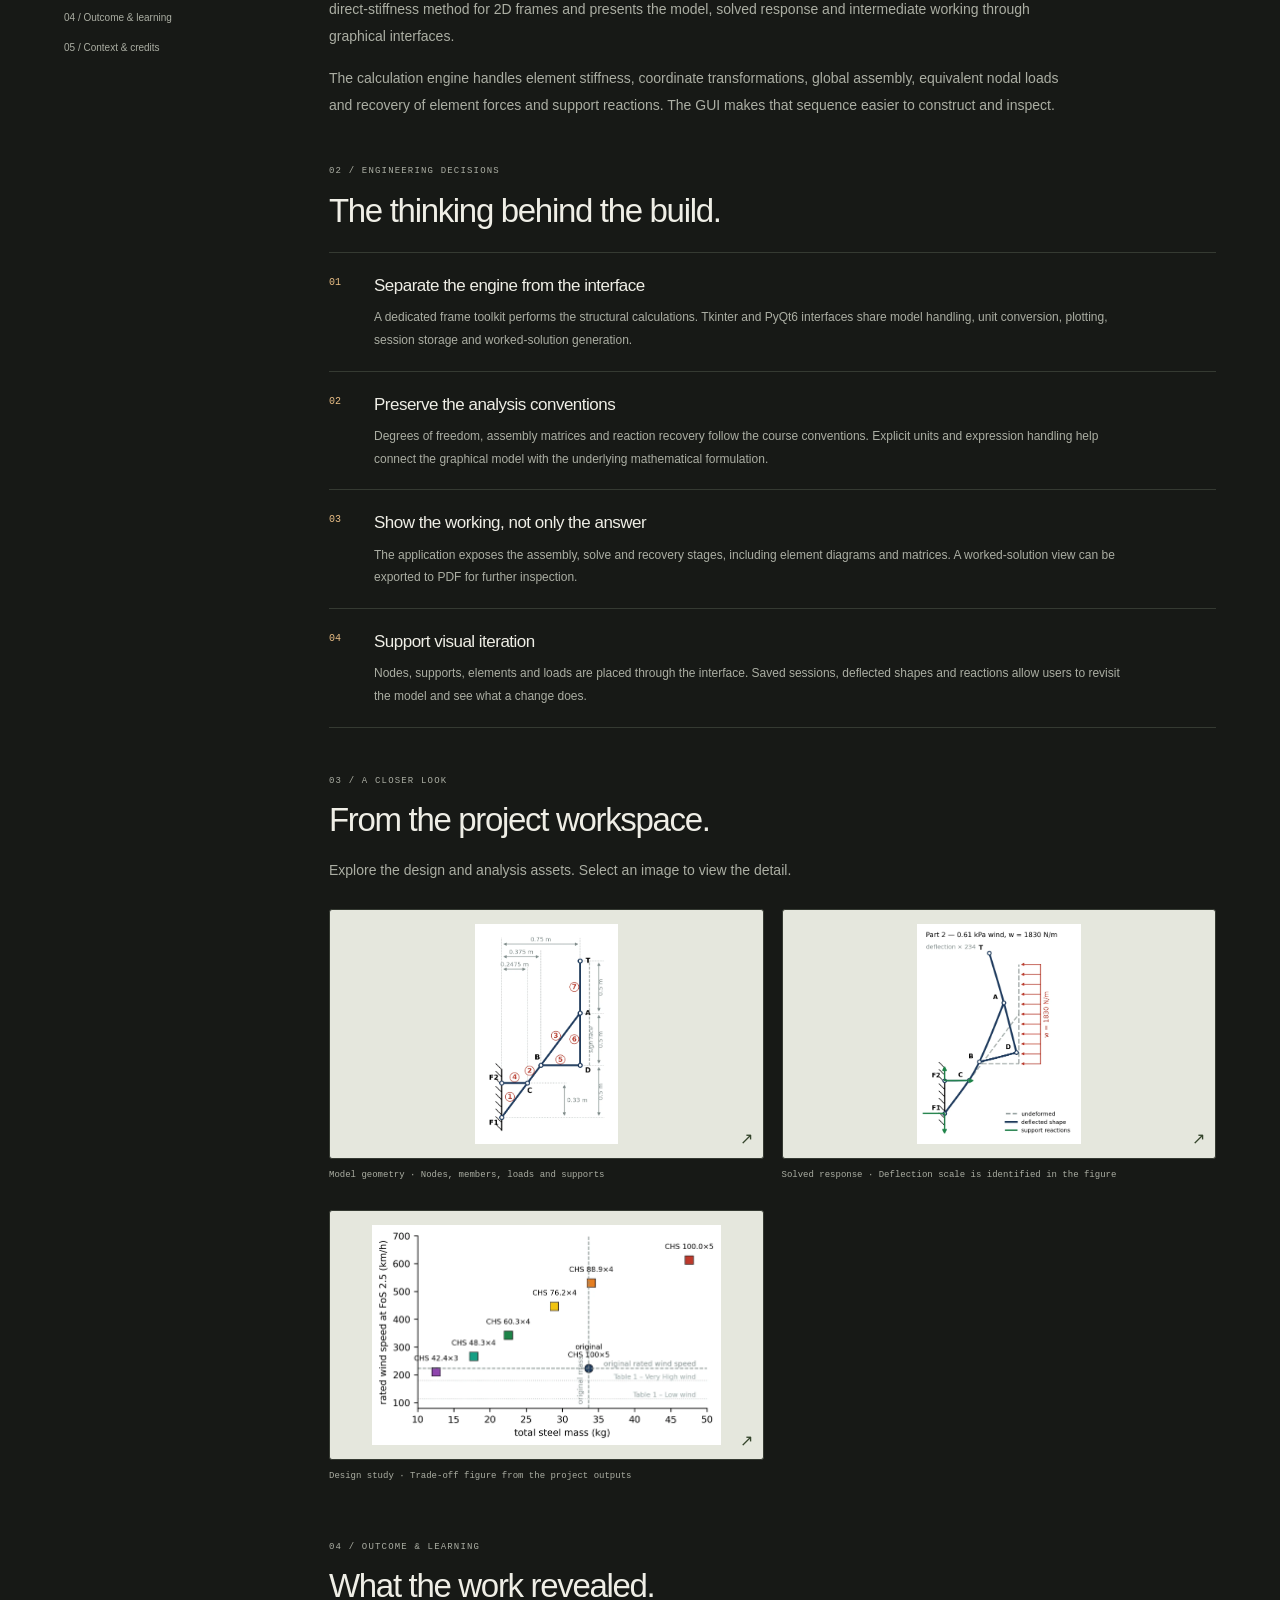
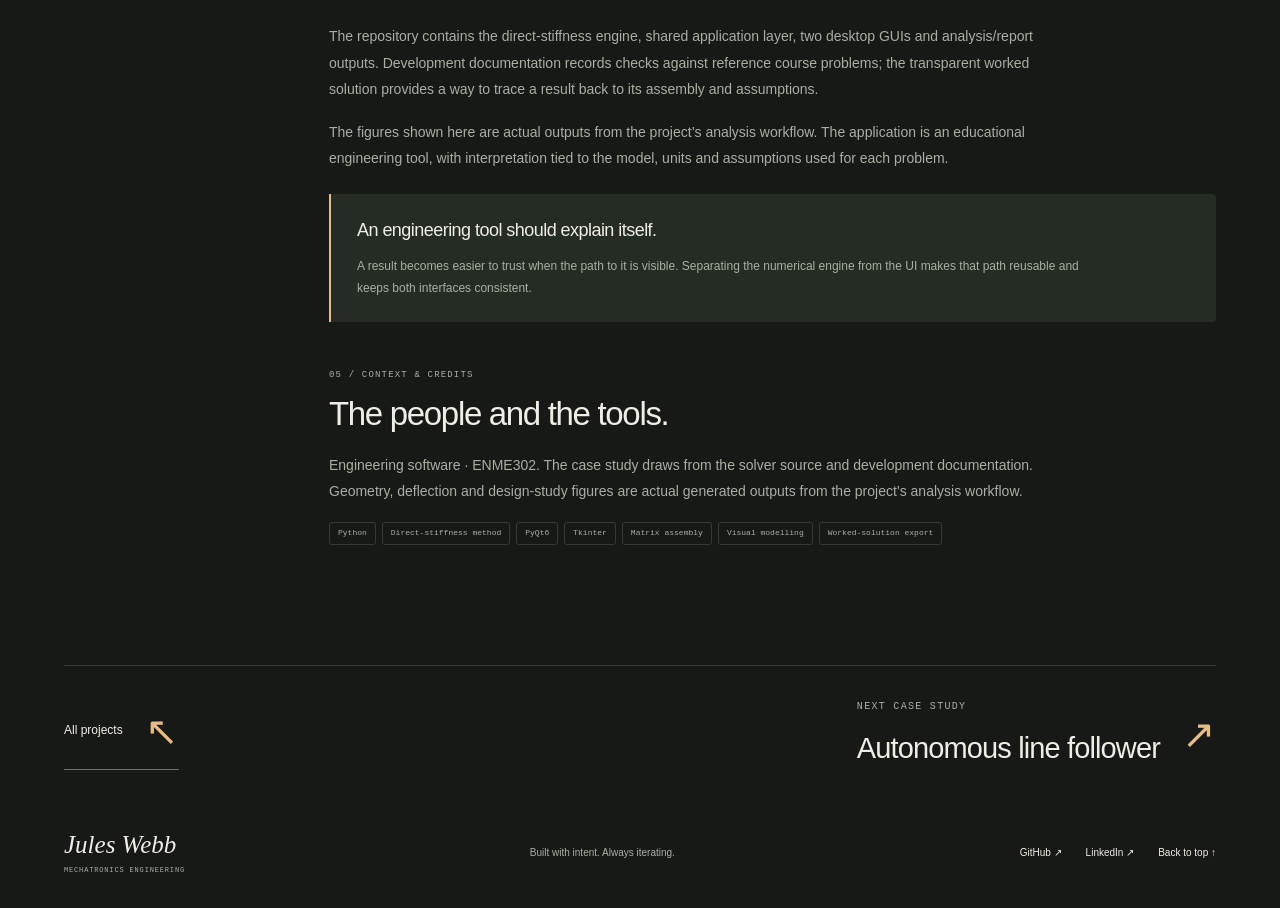
<file: frame-solver.html>
<!doctype html>
<html lang="en"><head><meta charset="utf-8"><meta name="viewport" content="width=device-width, initial-scale=1"><meta name="theme-color" content="#171916"><title>Structural frame solver — Jules Webb</title><meta name="description" content="A 2D frame analysis toolkit that turns the direct-stiffness method into an interactive modelling workflow, while keeping the matrices, forces and worked solution available to inspect."><link rel="canonical" href="https://juleswwebb.github.io/portfolio/frame-solver.html"><meta property="og:type" content="article"><meta property="og:title" content="Structural frame solver — Jules Webb"><meta property="og:description" content="A 2D frame analysis toolkit that turns the direct-stiffness method into an interactive modelling workflow, while keeping the matrices, forces and worked solution available to inspect."><meta property="og:url" content="https://juleswwebb.github.io/portfolio/frame-solver.html"><meta property="og:image" content="https://juleswwebb.github.io/portfolio/assets/social-preview.png"><meta name="twitter:card" content="summary_large_image"><link rel="icon" href="assets/favicon.svg" type="image/svg+xml"><link rel="stylesheet" href="styles.css"><link rel="stylesheet" href="interactive.css"><script defer src="app.js"></script><script type="module" src="motion.mjs"></script></head>
<body><a class="skip-link" href="#main">Skip to content</a>  <header class="header">
    <a class="brand" href="./" aria-label="Jules Webb, home"><span class="monogram">jw<span>↗</span></span><span>JULES WEBB<span class="brand-sub">MECHATRONICS ENGINEERING</span></span></a>
    <button class="menu-toggle" aria-expanded="false" aria-controls="navigation">Menu <span>+</span></button>
    <nav id="navigation" aria-label="Main navigation"><a href="index.html#work">Selected work</a><a href="index.html#about">About</a><a href="structure-lab.html">Structural lab</a><a href="design-library.html">3D library</a><a class="nav-contact" href="index.html#contact">Let’s connect <span>↗</span></a></nav>
  </header>
<main id="main" class="wrap">
<div class="case-breadcrumb"><a href="index.html#work">← Back to selected work</a><span>CASE STUDY 04 / 07</span></div>
<section class="case-hero"><div><p class="eyebrow">ENGINEERING SOFTWARE / NUMERICAL METHODS</p><h1>Structural analysis.<br><em>Every step visible.</em></h1><div class="case-meta">ENME302 · 2026 · Engineering analysis software</div></div><p>A 2D frame analysis toolkit that turns the direct-stiffness method into an interactive modelling workflow, while keeping the matrices, forces and worked solution available to inspect.</p></section>
<figure class="case-cover frame-cover"><img src="assets/frame-analysis.webp" alt="Deflected structural frame plotted alongside original geometry, loads and support reactions" fetchpriority="high"><figcaption>Actual analysis figure · Undeformed frame, amplified deflection and support reactions</figcaption></figure>
<div class="lab-invitation reveal"><div><p class="eyebrow">NOW / DIRECTLY IN YOUR BROWSER</p><h2>Your structure.<br><em>Your experiment.</em></h2><p>Draw nodes, connect members, apply loads and analyse. Explore trusses and frames with transparent results and downloadable working.</p></div><a class="button button-accent" href="structure-lab.html">Launch structural lab <span>↗</span></a></div><div class="case-stats"><div class="case-stat"><strong>2D</strong><span>FRAME ANALYSIS</span></div><div class="case-stat"><strong>3</strong><span>DOF PER FRAME NODE</span></div><div class="case-stat"><strong>2 GUIs</strong><span>ONE SHARED ENGINE</span></div></div>
<div class="case-layout"><aside class="case-aside" aria-label="Case study sections"><p>INSIDE THE PROJECT</p><a href="#challenge">01 / The challenge</a><a href="#decisions">02 / Engineering decisions</a><a href="#details">03 / A closer look</a><a href="#outcome">04 / Outcome & learning</a><a href="#credits">05 / Context & credits</a></aside>
<div class="case-content"><section id="challenge"><p class="eyebrow">01 / THE CHALLENGE</p><h2>Start with the system.</h2><p>A structural analysis result is more useful when its assumptions and assembly are visible. This toolkit implements the direct-stiffness method for 2D frames and presents the model, solved response and intermediate working through graphical interfaces.</p><p>The calculation engine handles element stiffness, coordinate transformations, global assembly, equivalent nodal loads and recovery of element forces and support reactions. The GUI makes that sequence easier to construct and inspect.</p></section>
<section id="decisions"><p class="eyebrow">02 / ENGINEERING DECISIONS</p><h2>The thinking behind the build.</h2><div class="decision-list"><div class="decision"><span>01</span><div><h3>Separate the engine from the interface</h3><p>A dedicated frame toolkit performs the structural calculations. Tkinter and PyQt6 interfaces share model handling, unit conversion, plotting, session storage and worked-solution generation.</p></div></div><div class="decision"><span>02</span><div><h3>Preserve the analysis conventions</h3><p>Degrees of freedom, assembly matrices and reaction recovery follow the course conventions. Explicit units and expression handling help connect the graphical model with the underlying mathematical formulation.</p></div></div><div class="decision"><span>03</span><div><h3>Show the working, not only the answer</h3><p>The application exposes the assembly, solve and recovery stages, including element diagrams and matrices. A worked-solution view can be exported to PDF for further inspection.</p></div></div><div class="decision"><span>04</span><div><h3>Support visual iteration</h3><p>Nodes, supports, elements and loads are placed through the interface. Saved sessions, deflected shapes and reactions allow users to revisit the model and see what a change does.</p></div></div></div></section>
<section id="details"><p class="eyebrow">03 / A CLOSER LOOK</p><h2>From the project workspace.</h2><p>Explore the design and analysis assets. Select an image to view the detail.</p><div class="case-gallery"><figure class="gallery-item"><button class="gallery-button" aria-label="Enlarge: Model geometry · Nodes, members, loads and supports"><img src="assets/frame-geometry.webp" alt="Frame geometry and load diagram generated by the solver workflow" loading="lazy"></button><figcaption>Model geometry · Nodes, members, loads and supports</figcaption></figure><figure class="gallery-item"><button class="gallery-button" aria-label="Enlarge: Solved response · Deflection scale is identified in the figure"><img src="assets/frame-analysis.webp" alt="Undeformed and deflected frame with support reactions" loading="lazy"></button><figcaption>Solved response · Deflection scale is identified in the figure</figcaption></figure><figure class="gallery-item"><button class="gallery-button" aria-label="Enlarge: Design study · Trade-off figure from the project outputs"><img src="assets/frame-tradeoff.webp" alt="Engineering trade-off plot from the structural analysis workflow" loading="lazy"></button><figcaption>Design study · Trade-off figure from the project outputs</figcaption></figure></div></section>
<section id="outcome"><p class="eyebrow">04 / OUTCOME & LEARNING</p><h2>What the work revealed.</h2><p>The repository contains the direct-stiffness engine, shared application layer, two desktop GUIs and analysis/report outputs. Development documentation records checks against reference course problems; the transparent worked solution provides a way to trace a result back to its assembly and assumptions.</p><p>The figures shown here are actual outputs from the project’s analysis workflow. The application is an educational engineering tool, with interpretation tied to the model, units and assumptions used for each problem.</p><div class="case-callout"><h3>An engineering tool should explain itself.</h3><p>A result becomes easier to trust when the path to it is visible. Separating the numerical engine from the UI makes that path reusable and keeps both interfaces consistent.</p></div></section>
<section id="credits"><p class="eyebrow">05 / CONTEXT & CREDITS</p><h2>The people and the tools.</h2><p>Engineering software · ENME302. The case study draws from the solver source and development documentation. Geometry, deflection and design-study figures are actual generated outputs from the project’s analysis workflow.</p><div class="tags"><span>Python</span><span>Direct-stiffness method</span><span>PyQt6</span><span>Tkinter</span><span>Matrix assembly</span><span>Visual modelling</span><span>Worked-solution export</span></div></section></div></div>
<div class="case-next"><a class="text-link" href="index.html#work">All projects <span>↖</span></a><a href="line-follower.html"><div><p class="eyebrow">NEXT CASE STUDY</p><h3>Autonomous line follower</h3></div><span aria-hidden="true">↗</span></a></div></main>
<dialog id="lightbox" class="lightbox" aria-label="Project image detail"><button class="lightbox-close" aria-label="Close image detail">×</button><img alt=""><p></p></dialog>  <footer class="footer wrap"><a class="footer-name" href="./">Jules Webb<span>MECHATRONICS ENGINEERING</span></a><p>Built with intent. Always iterating.</p><div><a href="https://github.com/juleswwebb" target="_blank" rel="noopener noreferrer">GitHub ↗</a><a href="https://www.linkedin.com/in/jules-webb-585821216/" target="_blank" rel="noopener noreferrer">LinkedIn ↗</a><a href="#main">Back to top ↑</a></div></footer></body></html>
</file>
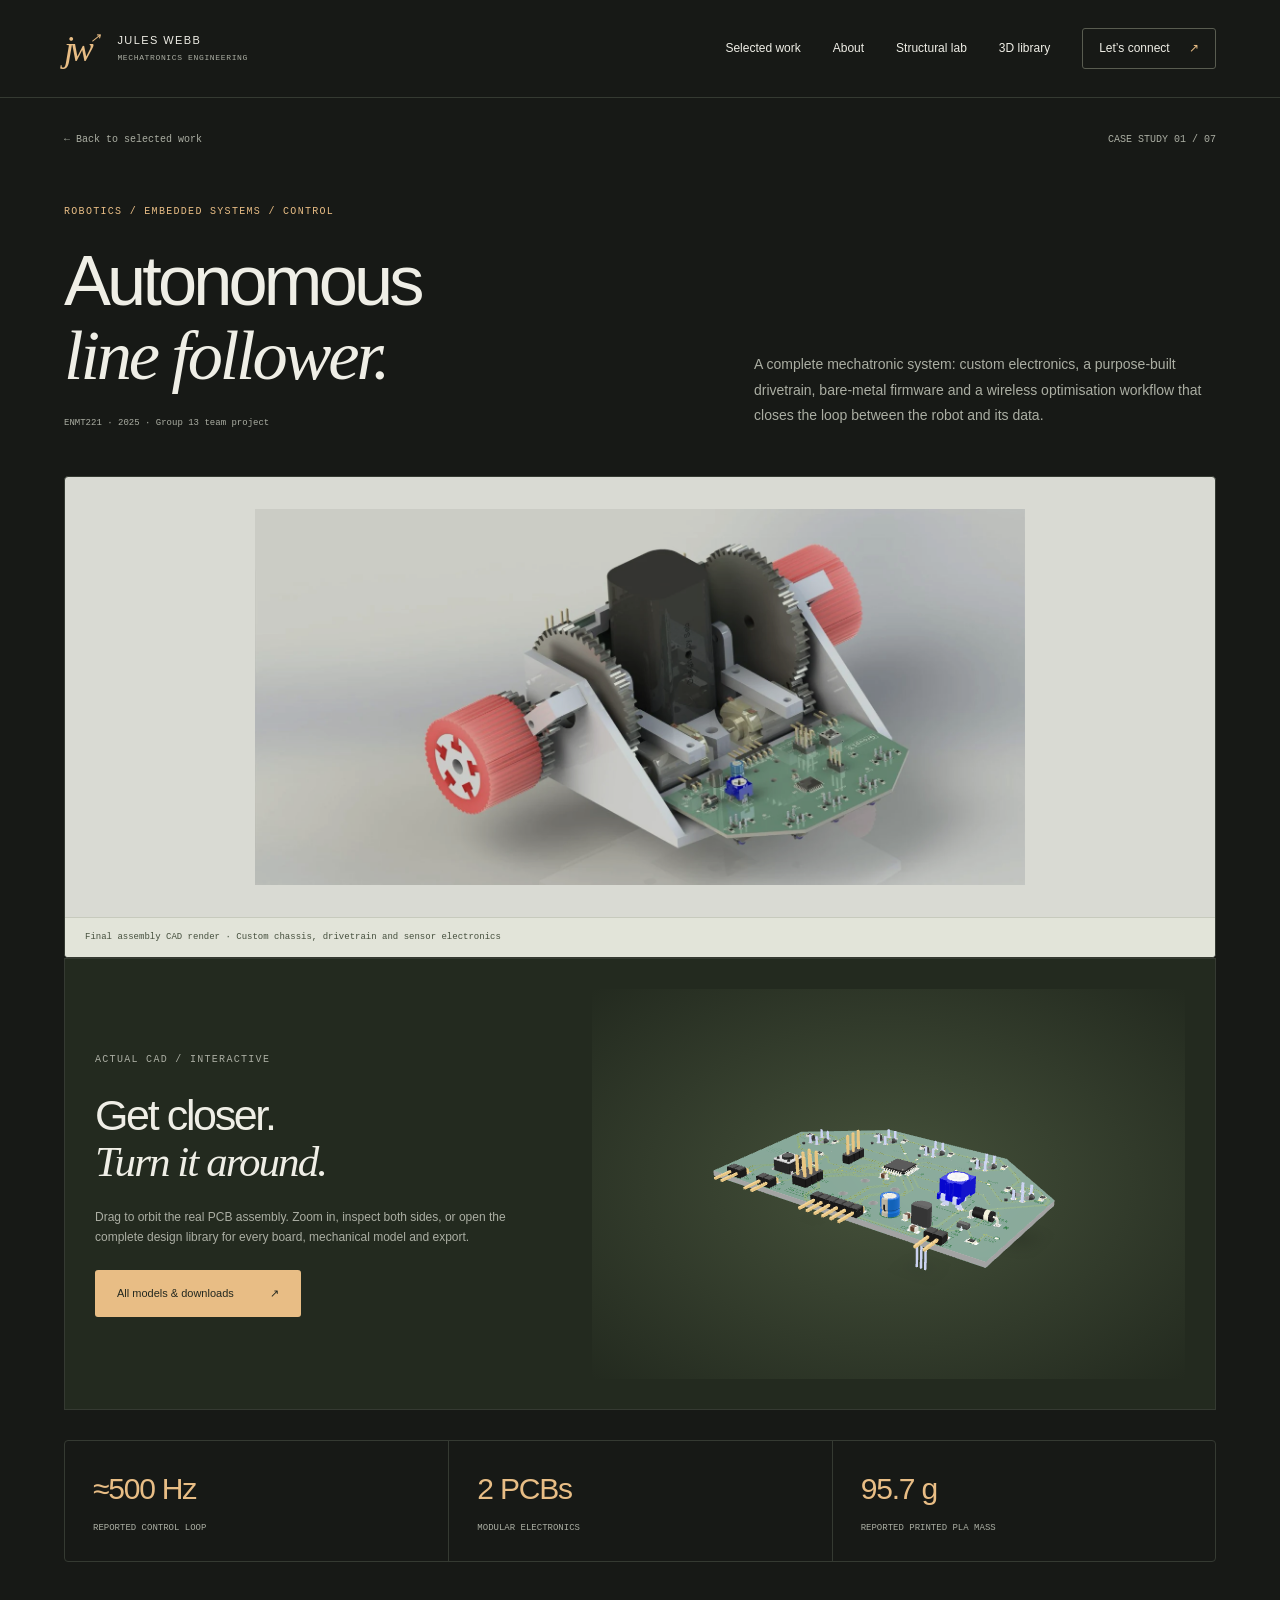
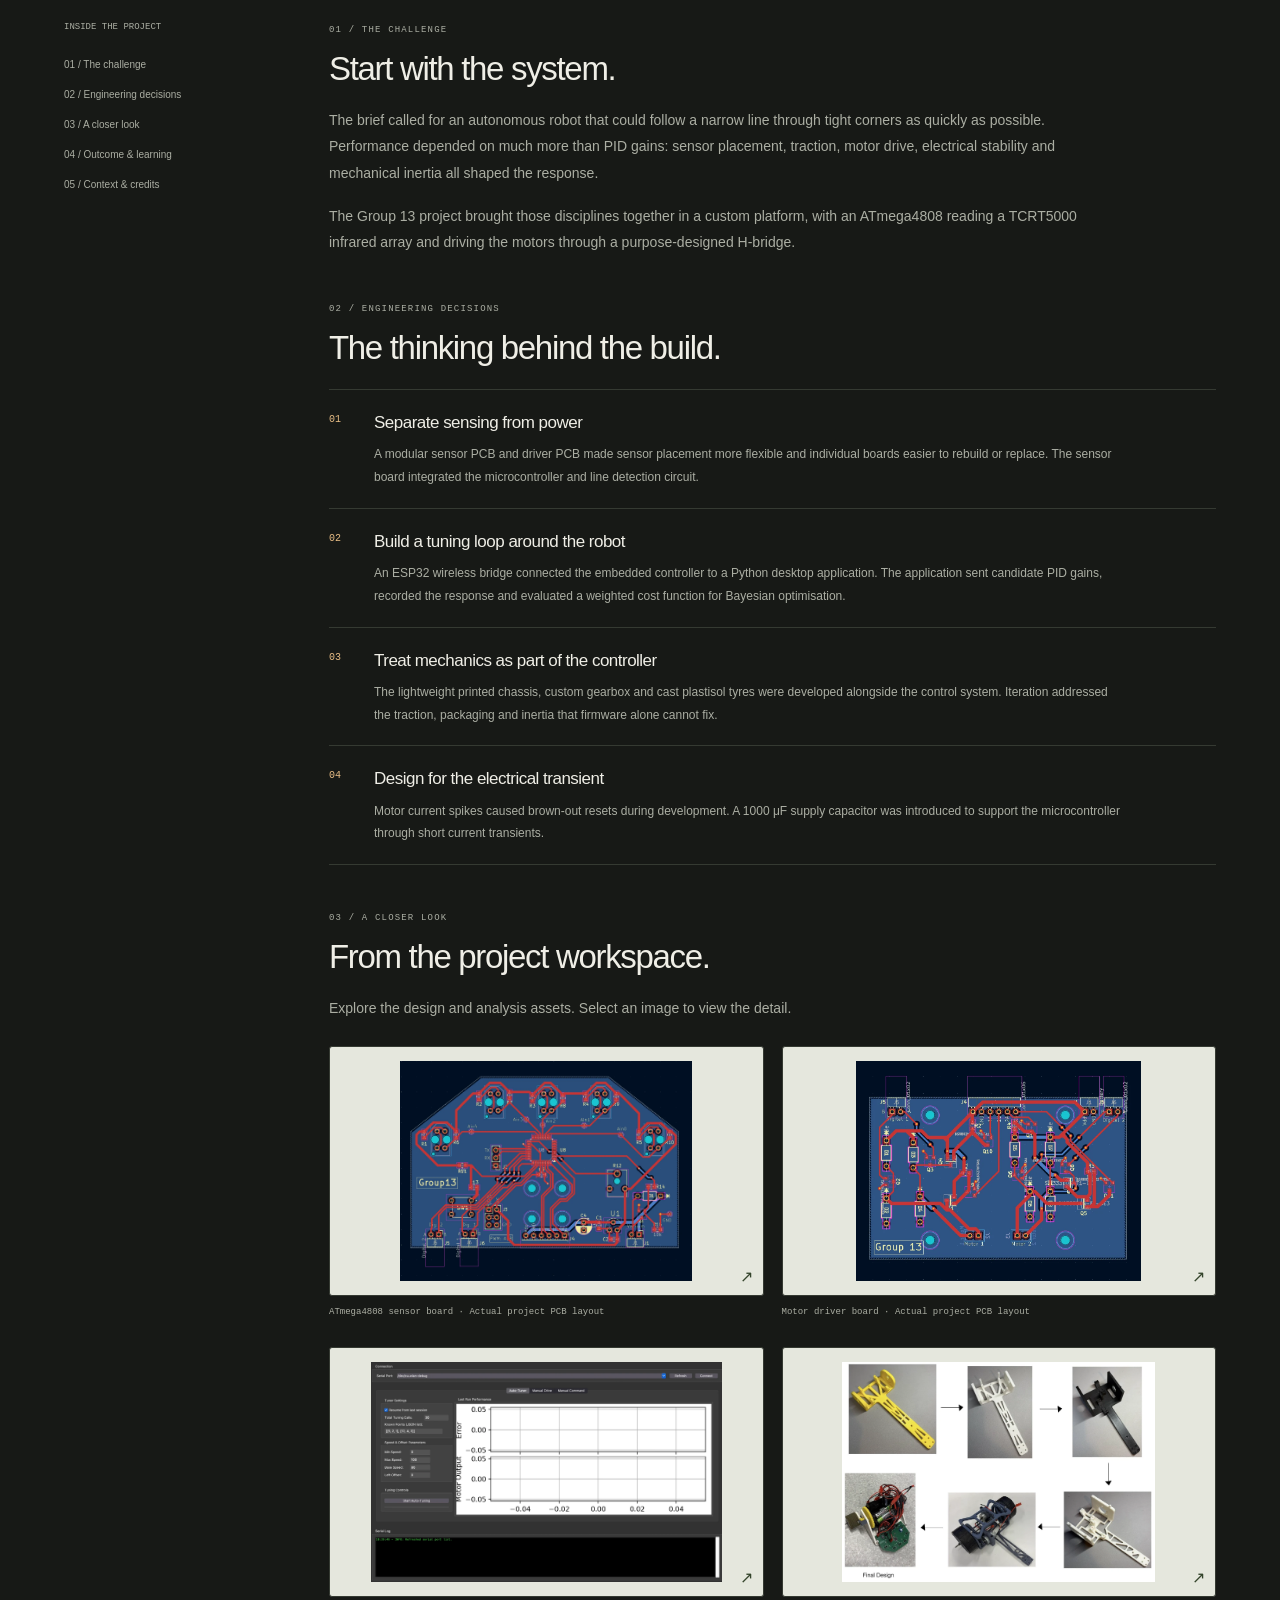
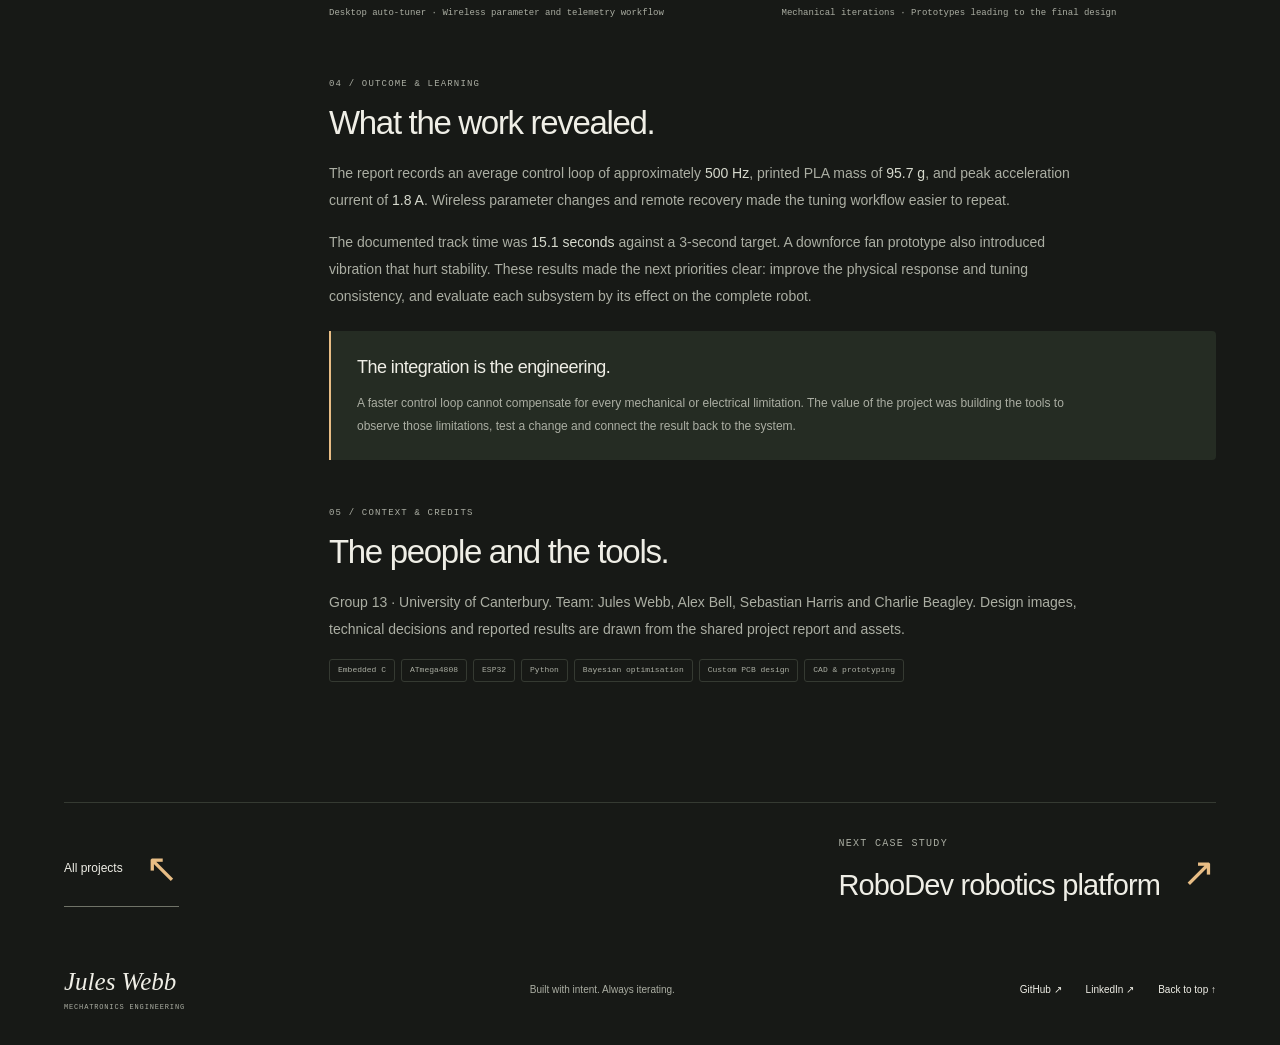
<file: line-follower.html>
<!doctype html>
<html lang="en"><head><meta charset="utf-8"><meta name="viewport" content="width=device-width, initial-scale=1"><meta name="theme-color" content="#171916"><title>Autonomous line follower — Jules Webb</title><meta name="description" content="A complete mechatronic system: custom electronics, a purpose-built drivetrain, bare-metal firmware and a wireless optimisation workflow that closes the loop between the robot and its data."><link rel="canonical" href="https://juleswwebb.github.io/portfolio/line-follower.html"><meta property="og:type" content="article"><meta property="og:title" content="Autonomous line follower — Jules Webb"><meta property="og:description" content="A complete mechatronic system: custom electronics, a purpose-built drivetrain, bare-metal firmware and a wireless optimisation workflow that closes the loop between the robot and its data."><meta property="og:url" content="https://juleswwebb.github.io/portfolio/line-follower.html"><meta property="og:image" content="https://juleswwebb.github.io/portfolio/assets/social-preview.png"><meta name="twitter:card" content="summary_large_image"><link rel="icon" href="assets/favicon.svg" type="image/svg+xml"><link rel="stylesheet" href="styles.css"><link rel="stylesheet" href="interactive.css"><script defer src="app.js"></script><script type="module" src="motion.mjs"></script><script type="module" src="assets/vendor/model-viewer.min.js"></script></head>
<body><a class="skip-link" href="#main">Skip to content</a>  <header class="header">
    <a class="brand" href="./" aria-label="Jules Webb, home"><span class="monogram">jw<span>↗</span></span><span>JULES WEBB<span class="brand-sub">MECHATRONICS ENGINEERING</span></span></a>
    <button class="menu-toggle" aria-expanded="false" aria-controls="navigation">Menu <span>+</span></button>
    <nav id="navigation" aria-label="Main navigation"><a href="index.html#work">Selected work</a><a href="index.html#about">About</a><a href="structure-lab.html">Structural lab</a><a href="design-library.html">3D library</a><a class="nav-contact" href="index.html#contact">Let’s connect <span>↗</span></a></nav>
  </header>
<main id="main" class="wrap">
<div class="case-breadcrumb"><a href="index.html#work">← Back to selected work</a><span>CASE STUDY 01 / 07</span></div>
<section class="case-hero"><div><p class="eyebrow">ROBOTICS / EMBEDDED SYSTEMS / CONTROL</p><h1>Autonomous<br><em>line follower.</em></h1><div class="case-meta">ENMT221 · 2025 · Group 13 team project</div></div><p>A complete mechatronic system: custom electronics, a purpose-built drivetrain, bare-metal firmware and a wireless optimisation workflow that closes the loop between the robot and its data.</p></section>
<figure class="case-cover "><img src="assets/line-follower.webp" alt="CAD render of the Group 13 line-following robot" fetchpriority="high"><figcaption>Final assembly CAD render · Custom chassis, drivetrain and sensor electronics</figcaption></figure>
<section class="case-model-preview reveal"><div><p class="eyebrow">ACTUAL CAD / INTERACTIVE</p><h2>Get closer.<br><em>Turn it around.</em></h2><p>Drag to orbit the real PCB assembly. Zoom in, inspect both sides, or open the complete design library for every board, mechanical model and export.</p><a class="button button-accent" href="design-library.html?model=line-follower-atmega4808-sensor-array">All models & downloads <span>↗</span></a></div><model-viewer src="assets/models/line-follower-atmega4808-sensor-array.glb" poster="assets/renders/line-follower-atmega4808-sensor-array-isometric.webp" alt="Interactive 3D model of the actual Line follower boards design" camera-controls touch-action="pan-y" shadow-intensity="1" environment-image="neutral" camera-orbit="35deg 65deg auto" loading="lazy"></model-viewer></section><div class="case-stats"><div class="case-stat"><strong>≈500 Hz</strong><span>REPORTED CONTROL LOOP</span></div><div class="case-stat"><strong>2 PCBs</strong><span>MODULAR ELECTRONICS</span></div><div class="case-stat"><strong>95.7 g</strong><span>REPORTED PRINTED PLA MASS</span></div></div>
<div class="case-layout"><aside class="case-aside" aria-label="Case study sections"><p>INSIDE THE PROJECT</p><a href="#challenge">01 / The challenge</a><a href="#decisions">02 / Engineering decisions</a><a href="#details">03 / A closer look</a><a href="#outcome">04 / Outcome & learning</a><a href="#credits">05 / Context & credits</a></aside>
<div class="case-content"><section id="challenge"><p class="eyebrow">01 / THE CHALLENGE</p><h2>Start with the system.</h2><p>The brief called for an autonomous robot that could follow a narrow line through tight corners as quickly as possible. Performance depended on much more than PID gains: sensor placement, traction, motor drive, electrical stability and mechanical inertia all shaped the response.</p><p>The Group 13 project brought those disciplines together in a custom platform, with an ATmega4808 reading a TCRT5000 infrared array and driving the motors through a purpose-designed H-bridge.</p></section>
<section id="decisions"><p class="eyebrow">02 / ENGINEERING DECISIONS</p><h2>The thinking behind the build.</h2><div class="decision-list"><div class="decision"><span>01</span><div><h3>Separate sensing from power</h3><p>A modular sensor PCB and driver PCB made sensor placement more flexible and individual boards easier to rebuild or replace. The sensor board integrated the microcontroller and line detection circuit.</p></div></div><div class="decision"><span>02</span><div><h3>Build a tuning loop around the robot</h3><p>An ESP32 wireless bridge connected the embedded controller to a Python desktop application. The application sent candidate PID gains, recorded the response and evaluated a weighted cost function for Bayesian optimisation.</p></div></div><div class="decision"><span>03</span><div><h3>Treat mechanics as part of the controller</h3><p>The lightweight printed chassis, custom gearbox and cast plastisol tyres were developed alongside the control system. Iteration addressed the traction, packaging and inertia that firmware alone cannot fix.</p></div></div><div class="decision"><span>04</span><div><h3>Design for the electrical transient</h3><p>Motor current spikes caused brown-out resets during development. A 1000 μF supply capacitor was introduced to support the microcontroller through short current transients.</p></div></div></div></section>
<section id="details"><p class="eyebrow">03 / A CLOSER LOOK</p><h2>From the project workspace.</h2><p>Explore the design and analysis assets. Select an image to view the detail.</p><div class="case-gallery"><figure class="gallery-item"><button class="gallery-button" aria-label="Enlarge: ATmega4808 sensor board · Actual project PCB layout"><img src="assets/sensor-pcb.webp" alt="Custom sensor PCB layout" loading="lazy"></button><figcaption>ATmega4808 sensor board · Actual project PCB layout</figcaption></figure><figure class="gallery-item"><button class="gallery-button" aria-label="Enlarge: Motor driver board · Actual project PCB layout"><img src="assets/hbridge-pcb.webp" alt="Custom H-bridge PCB layout" loading="lazy"></button><figcaption>Motor driver board · Actual project PCB layout</figcaption></figure><figure class="gallery-item"><button class="gallery-button" aria-label="Enlarge: Desktop auto-tuner · Wireless parameter and telemetry workflow"><img src="assets/pid-tuner.webp" alt="Python wireless PID tuning application" loading="lazy"></button><figcaption>Desktop auto-tuner · Wireless parameter and telemetry workflow</figcaption></figure><figure class="gallery-item"><button class="gallery-button" aria-label="Enlarge: Mechanical iterations · Prototypes leading to the final design"><img src="assets/chassis-iterations.webp" alt="Mechanical chassis iterations leading to the final robot" loading="lazy"></button><figcaption>Mechanical iterations · Prototypes leading to the final design</figcaption></figure></div></section>
<section id="outcome"><p class="eyebrow">04 / OUTCOME & LEARNING</p><h2>What the work revealed.</h2><p>The report records an average control loop of approximately <strong>500 Hz</strong>, printed PLA mass of <strong>95.7 g</strong>, and peak acceleration current of <strong>1.8 A</strong>. Wireless parameter changes and remote recovery made the tuning workflow easier to repeat.</p><p>The documented track time was <strong>15.1 seconds</strong> against a 3-second target. A downforce fan prototype also introduced vibration that hurt stability. These results made the next priorities clear: improve the physical response and tuning consistency, and evaluate each subsystem by its effect on the complete robot.</p><div class="case-callout"><h3>The integration is the engineering.</h3><p>A faster control loop cannot compensate for every mechanical or electrical limitation. The value of the project was building the tools to observe those limitations, test a change and connect the result back to the system.</p></div></section>
<section id="credits"><p class="eyebrow">05 / CONTEXT & CREDITS</p><h2>The people and the tools.</h2><p>Group 13 · University of Canterbury. Team: Jules Webb, Alex Bell, Sebastian Harris and Charlie Beagley. Design images, technical decisions and reported results are drawn from the shared project report and assets.</p><div class="tags"><span>Embedded C</span><span>ATmega4808</span><span>ESP32</span><span>Python</span><span>Bayesian optimisation</span><span>Custom PCB design</span><span>CAD &amp; prototyping</span></div></section></div></div>
<div class="case-next"><a class="text-link" href="index.html#work">All projects <span>↖</span></a><a href="robodev.html"><div><p class="eyebrow">NEXT CASE STUDY</p><h3>RoboDev robotics platform</h3></div><span aria-hidden="true">↗</span></a></div></main>
<dialog id="lightbox" class="lightbox" aria-label="Project image detail"><button class="lightbox-close" aria-label="Close image detail">×</button><img alt=""><p></p></dialog>  <footer class="footer wrap"><a class="footer-name" href="./">Jules Webb<span>MECHATRONICS ENGINEERING</span></a><p>Built with intent. Always iterating.</p><div><a href="https://github.com/juleswwebb" target="_blank" rel="noopener noreferrer">GitHub ↗</a><a href="https://www.linkedin.com/in/jules-webb-585821216/" target="_blank" rel="noopener noreferrer">LinkedIn ↗</a><a href="#main">Back to top ↑</a></div></footer></body></html>
</file>
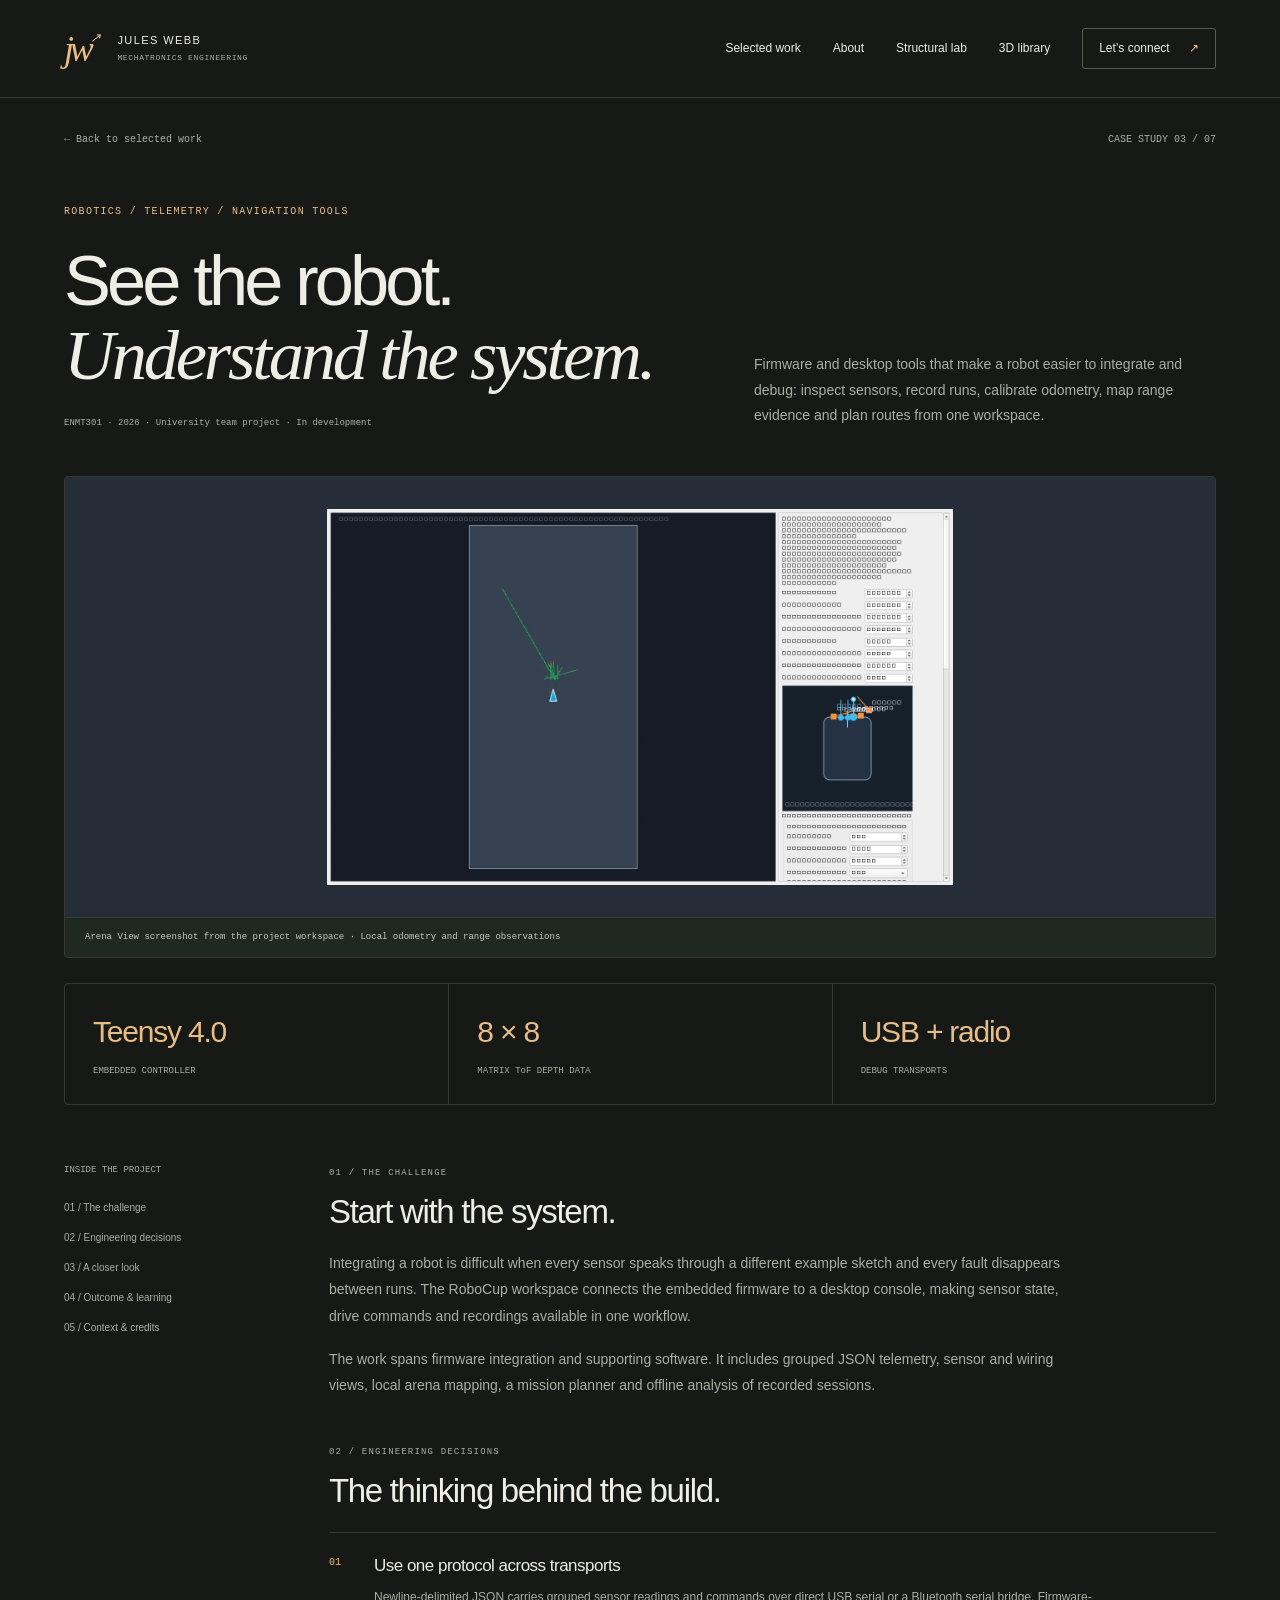
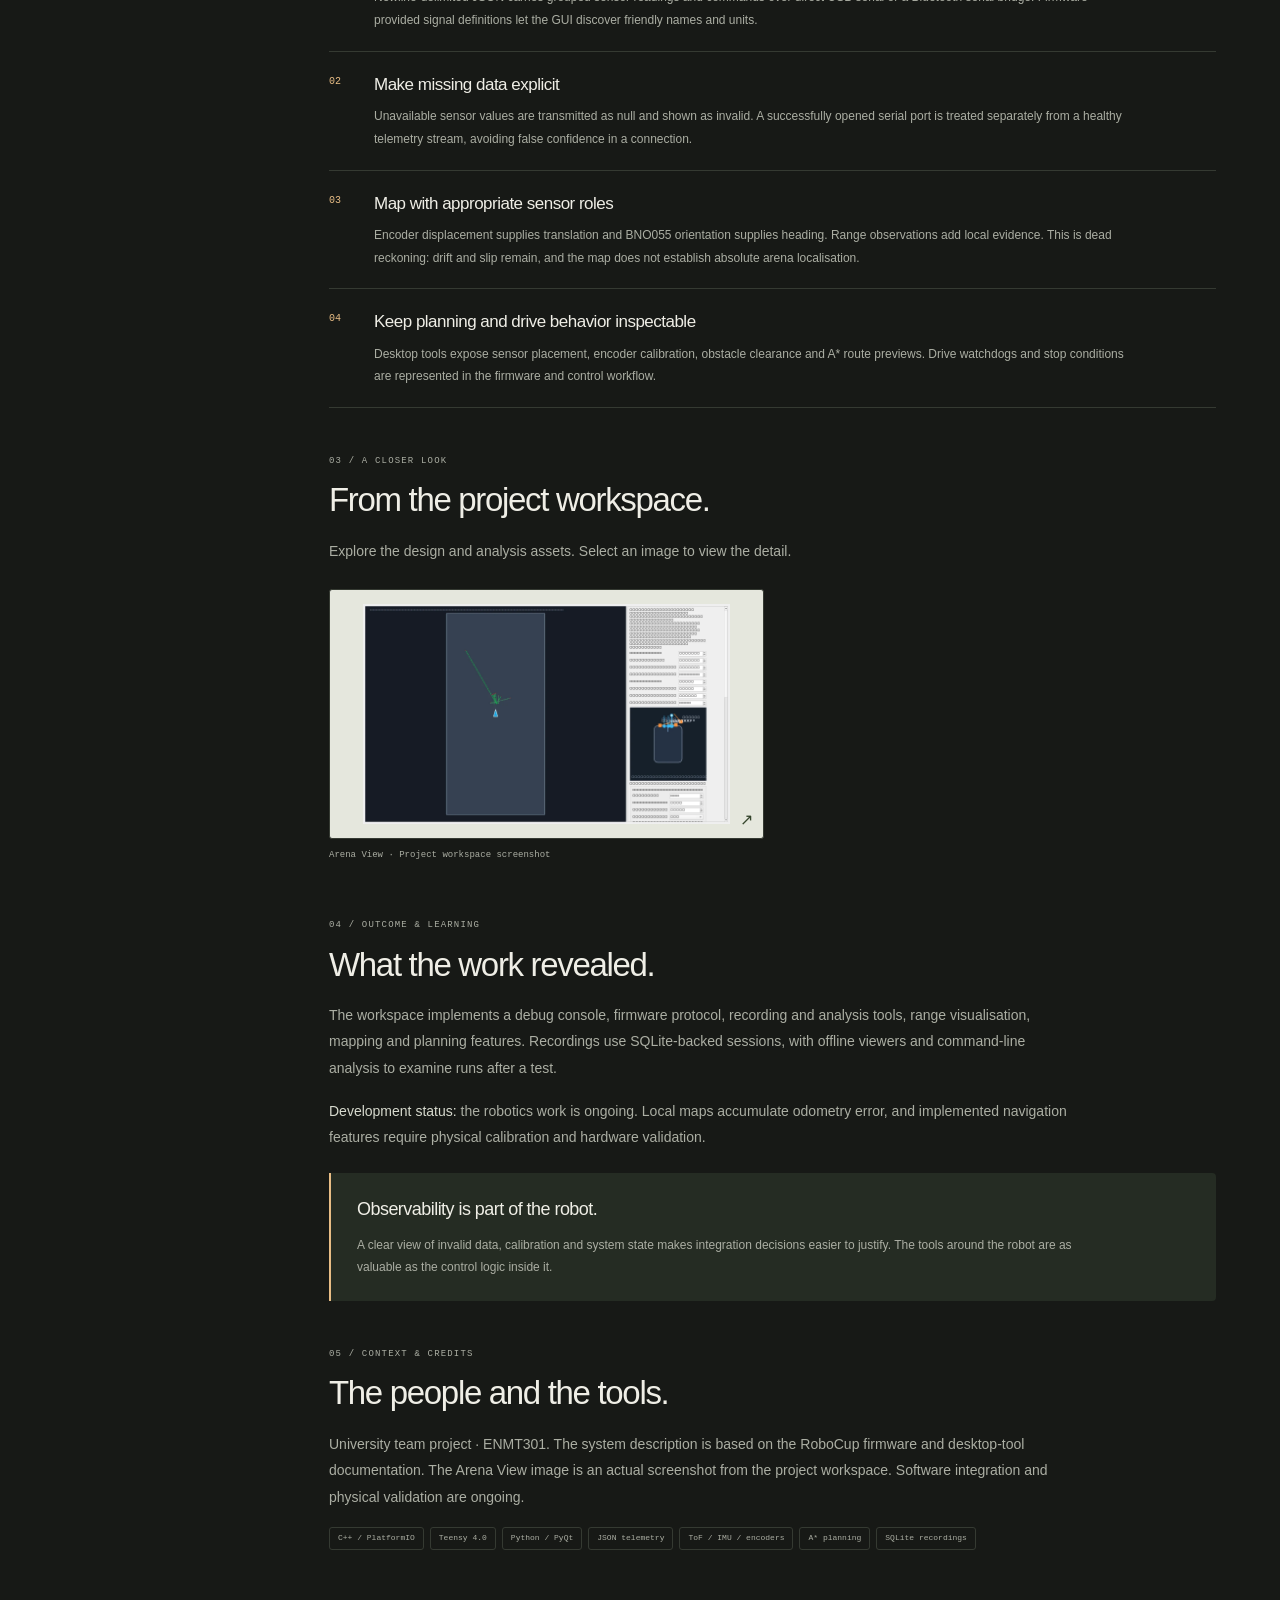
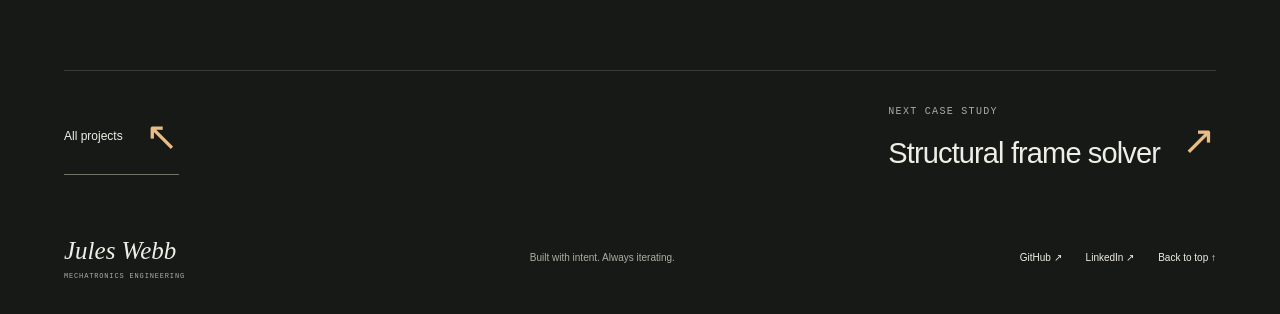
<file: robocup.html>
<!doctype html>
<html lang="en"><head><meta charset="utf-8"><meta name="viewport" content="width=device-width, initial-scale=1"><meta name="theme-color" content="#171916"><title>RoboCup and robot tooling — Jules Webb</title><meta name="description" content="Firmware and desktop tools that make a robot easier to integrate and debug: inspect sensors, record runs, calibrate odometry, map range evidence and plan routes from one workspace."><link rel="canonical" href="https://juleswwebb.github.io/portfolio/robocup.html"><meta property="og:type" content="article"><meta property="og:title" content="RoboCup and robot tooling — Jules Webb"><meta property="og:description" content="Firmware and desktop tools that make a robot easier to integrate and debug: inspect sensors, record runs, calibrate odometry, map range evidence and plan routes from one workspace."><meta property="og:url" content="https://juleswwebb.github.io/portfolio/robocup.html"><meta property="og:image" content="https://juleswwebb.github.io/portfolio/assets/social-preview.png"><meta name="twitter:card" content="summary_large_image"><link rel="icon" href="assets/favicon.svg" type="image/svg+xml"><link rel="stylesheet" href="styles.css"><link rel="stylesheet" href="interactive.css"><script defer src="app.js"></script><script type="module" src="motion.mjs"></script></head>
<body><a class="skip-link" href="#main">Skip to content</a>  <header class="header">
    <a class="brand" href="./" aria-label="Jules Webb, home"><span class="monogram">jw<span>↗</span></span><span>JULES WEBB<span class="brand-sub">MECHATRONICS ENGINEERING</span></span></a>
    <button class="menu-toggle" aria-expanded="false" aria-controls="navigation">Menu <span>+</span></button>
    <nav id="navigation" aria-label="Main navigation"><a href="index.html#work">Selected work</a><a href="index.html#about">About</a><a href="structure-lab.html">Structural lab</a><a href="design-library.html">3D library</a><a class="nav-contact" href="index.html#contact">Let’s connect <span>↗</span></a></nav>
  </header>
<main id="main" class="wrap">
<div class="case-breadcrumb"><a href="index.html#work">← Back to selected work</a><span>CASE STUDY 03 / 07</span></div>
<section class="case-hero"><div><p class="eyebrow">ROBOTICS / TELEMETRY / NAVIGATION TOOLS</p><h1>See the robot.<br><em>Understand the system.</em></h1><div class="case-meta">ENMT301 · 2026 · University team project · In development</div></div><p>Firmware and desktop tools that make a robot easier to integrate and debug: inspect sensors, record runs, calibrate odometry, map range evidence and plan routes from one workspace.</p></section>
<figure class="case-cover arena-cover"><img src="assets/arena-map.webp" alt="Arena View desktop screenshot with a local robot trail and range evidence map" fetchpriority="high"><figcaption>Arena View screenshot from the project workspace · Local odometry and range observations</figcaption></figure>
<div class="case-stats"><div class="case-stat"><strong>Teensy 4.0</strong><span>EMBEDDED CONTROLLER</span></div><div class="case-stat"><strong>8 × 8</strong><span>MATRIX ToF DEPTH DATA</span></div><div class="case-stat"><strong>USB + radio</strong><span>DEBUG TRANSPORTS</span></div></div>
<div class="case-layout"><aside class="case-aside" aria-label="Case study sections"><p>INSIDE THE PROJECT</p><a href="#challenge">01 / The challenge</a><a href="#decisions">02 / Engineering decisions</a><a href="#details">03 / A closer look</a><a href="#outcome">04 / Outcome & learning</a><a href="#credits">05 / Context & credits</a></aside>
<div class="case-content"><section id="challenge"><p class="eyebrow">01 / THE CHALLENGE</p><h2>Start with the system.</h2><p>Integrating a robot is difficult when every sensor speaks through a different example sketch and every fault disappears between runs. The RoboCup workspace connects the embedded firmware to a desktop console, making sensor state, drive commands and recordings available in one workflow.</p><p>The work spans firmware integration and supporting software. It includes grouped JSON telemetry, sensor and wiring views, local arena mapping, a mission planner and offline analysis of recorded sessions.</p></section>
<section id="decisions"><p class="eyebrow">02 / ENGINEERING DECISIONS</p><h2>The thinking behind the build.</h2><div class="decision-list"><div class="decision"><span>01</span><div><h3>Use one protocol across transports</h3><p>Newline-delimited JSON carries grouped sensor readings and commands over direct USB serial or a Bluetooth serial bridge. Firmware-provided signal definitions let the GUI discover friendly names and units.</p></div></div><div class="decision"><span>02</span><div><h3>Make missing data explicit</h3><p>Unavailable sensor values are transmitted as null and shown as invalid. A successfully opened serial port is treated separately from a healthy telemetry stream, avoiding false confidence in a connection.</p></div></div><div class="decision"><span>03</span><div><h3>Map with appropriate sensor roles</h3><p>Encoder displacement supplies translation and BNO055 orientation supplies heading. Range observations add local evidence. This is dead reckoning: drift and slip remain, and the map does not establish absolute arena localisation.</p></div></div><div class="decision"><span>04</span><div><h3>Keep planning and drive behavior inspectable</h3><p>Desktop tools expose sensor placement, encoder calibration, obstacle clearance and A* route previews. Drive watchdogs and stop conditions are represented in the firmware and control workflow.</p></div></div></div></section>
<section id="details"><p class="eyebrow">03 / A CLOSER LOOK</p><h2>From the project workspace.</h2><p>Explore the design and analysis assets. Select an image to view the detail.</p><div class="case-gallery"><figure class="gallery-item"><button class="gallery-button" aria-label="Enlarge: Arena View · Project workspace screenshot"><img src="assets/arena-map.webp" alt="Arena View with robot pose, trail and accumulated range observations" loading="lazy"></button><figcaption>Arena View · Project workspace screenshot</figcaption></figure></div></section>
<section id="outcome"><p class="eyebrow">04 / OUTCOME & LEARNING</p><h2>What the work revealed.</h2><p>The workspace implements a debug console, firmware protocol, recording and analysis tools, range visualisation, mapping and planning features. Recordings use SQLite-backed sessions, with offline viewers and command-line analysis to examine runs after a test.</p><p><strong>Development status:</strong> the robotics work is ongoing. Local maps accumulate odometry error, and implemented navigation features require physical calibration and hardware validation.</p><div class="case-callout"><h3>Observability is part of the robot.</h3><p>A clear view of invalid data, calibration and system state makes integration decisions easier to justify. The tools around the robot are as valuable as the control logic inside it.</p></div></section>
<section id="credits"><p class="eyebrow">05 / CONTEXT & CREDITS</p><h2>The people and the tools.</h2><p>University team project · ENMT301. The system description is based on the RoboCup firmware and desktop-tool documentation. The Arena View image is an actual screenshot from the project workspace. Software integration and physical validation are ongoing.</p><div class="tags"><span>C++ / PlatformIO</span><span>Teensy 4.0</span><span>Python / PyQt</span><span>JSON telemetry</span><span>ToF / IMU / encoders</span><span>A* planning</span><span>SQLite recordings</span></div></section></div></div>
<div class="case-next"><a class="text-link" href="index.html#work">All projects <span>↖</span></a><a href="frame-solver.html"><div><p class="eyebrow">NEXT CASE STUDY</p><h3>Structural frame solver</h3></div><span aria-hidden="true">↗</span></a></div></main>
<dialog id="lightbox" class="lightbox" aria-label="Project image detail"><button class="lightbox-close" aria-label="Close image detail">×</button><img alt=""><p></p></dialog>  <footer class="footer wrap"><a class="footer-name" href="./">Jules Webb<span>MECHATRONICS ENGINEERING</span></a><p>Built with intent. Always iterating.</p><div><a href="https://github.com/juleswwebb" target="_blank" rel="noopener noreferrer">GitHub ↗</a><a href="https://www.linkedin.com/in/jules-webb-585821216/" target="_blank" rel="noopener noreferrer">LinkedIn ↗</a><a href="#main">Back to top ↑</a></div></footer></body></html>
</file>
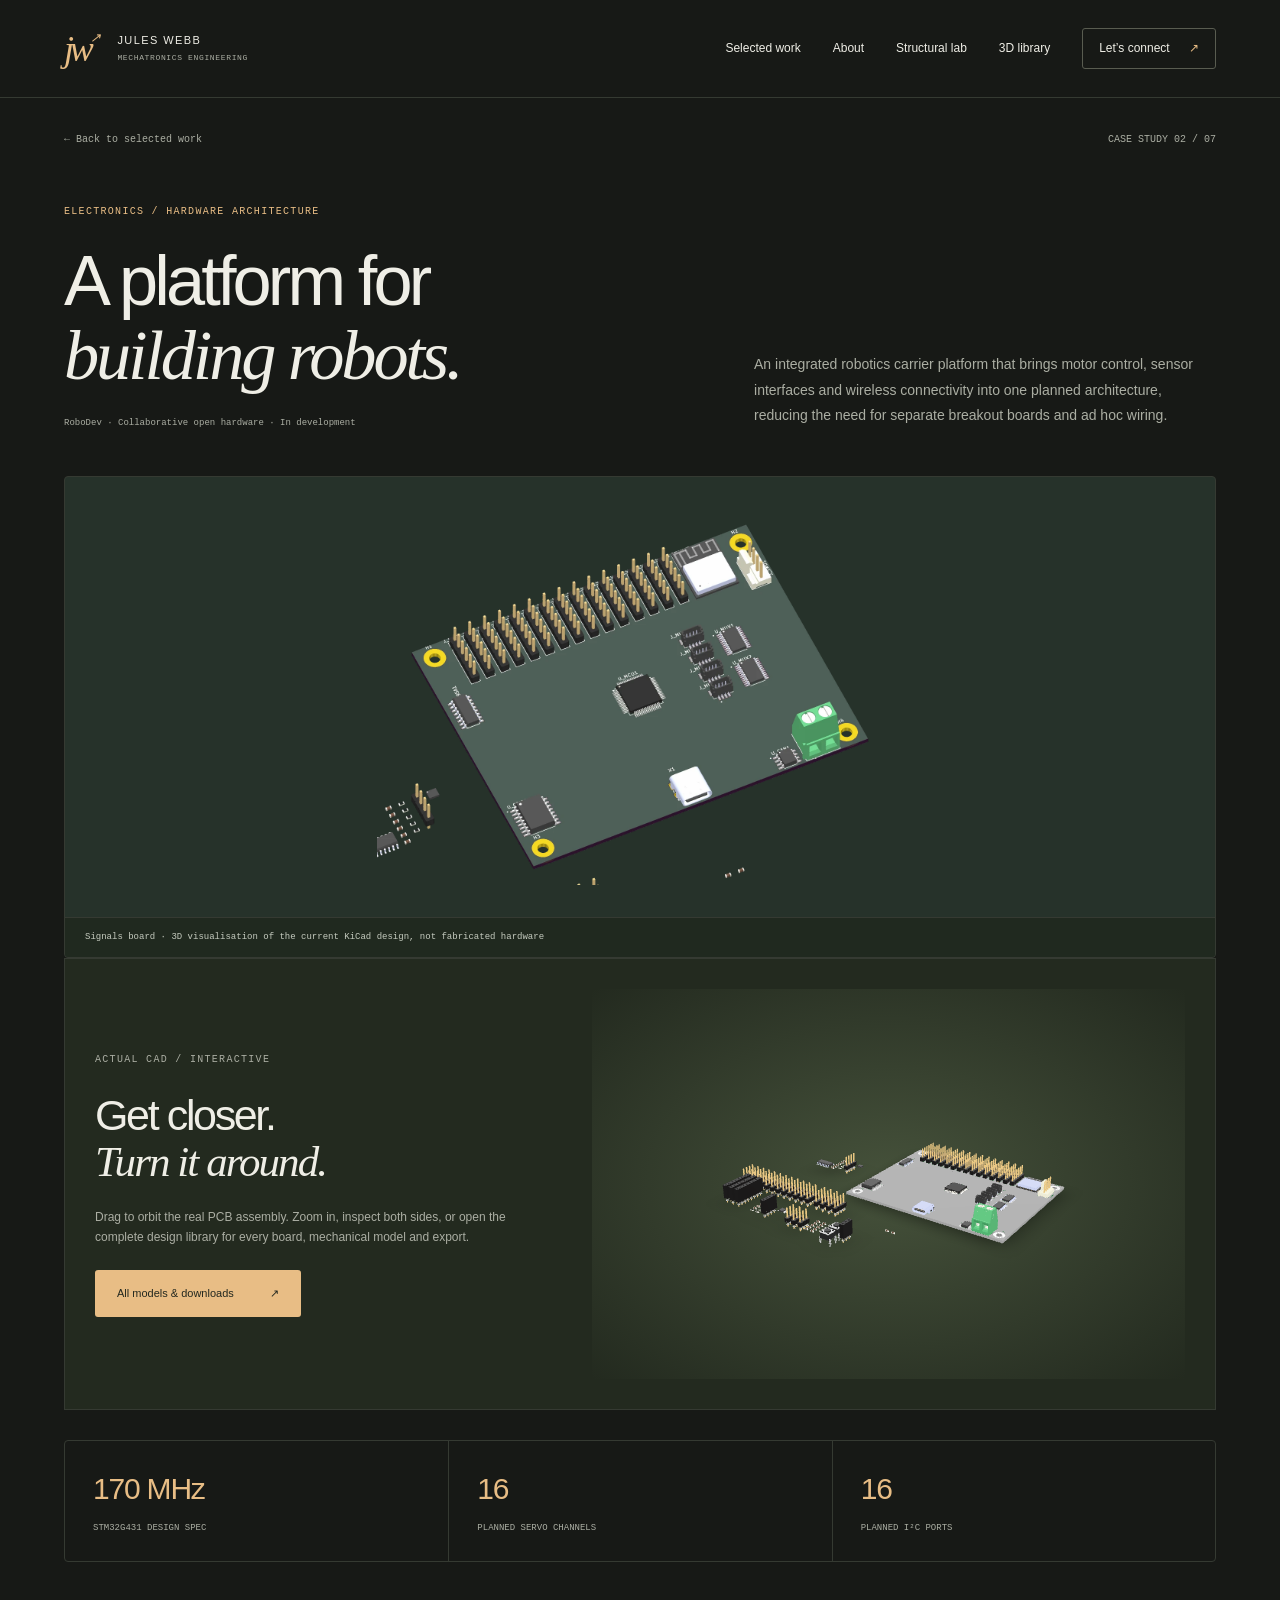
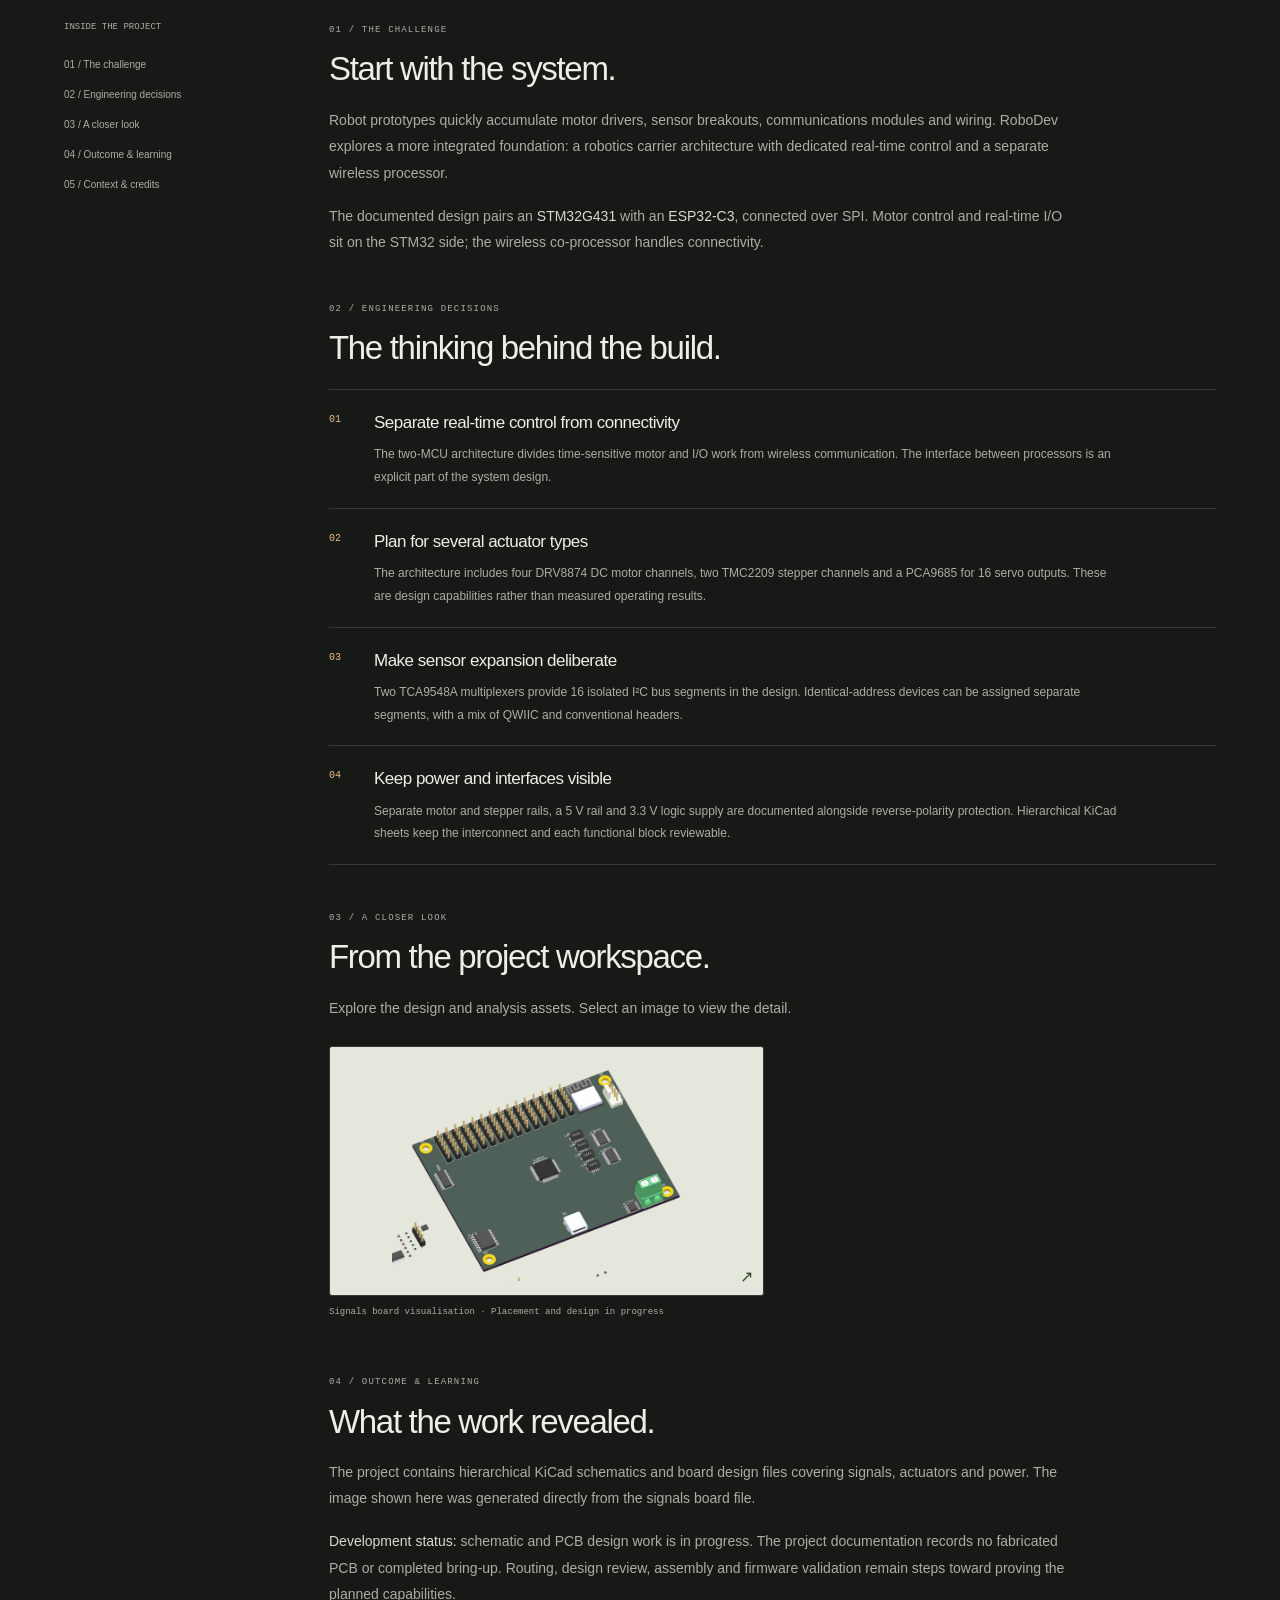
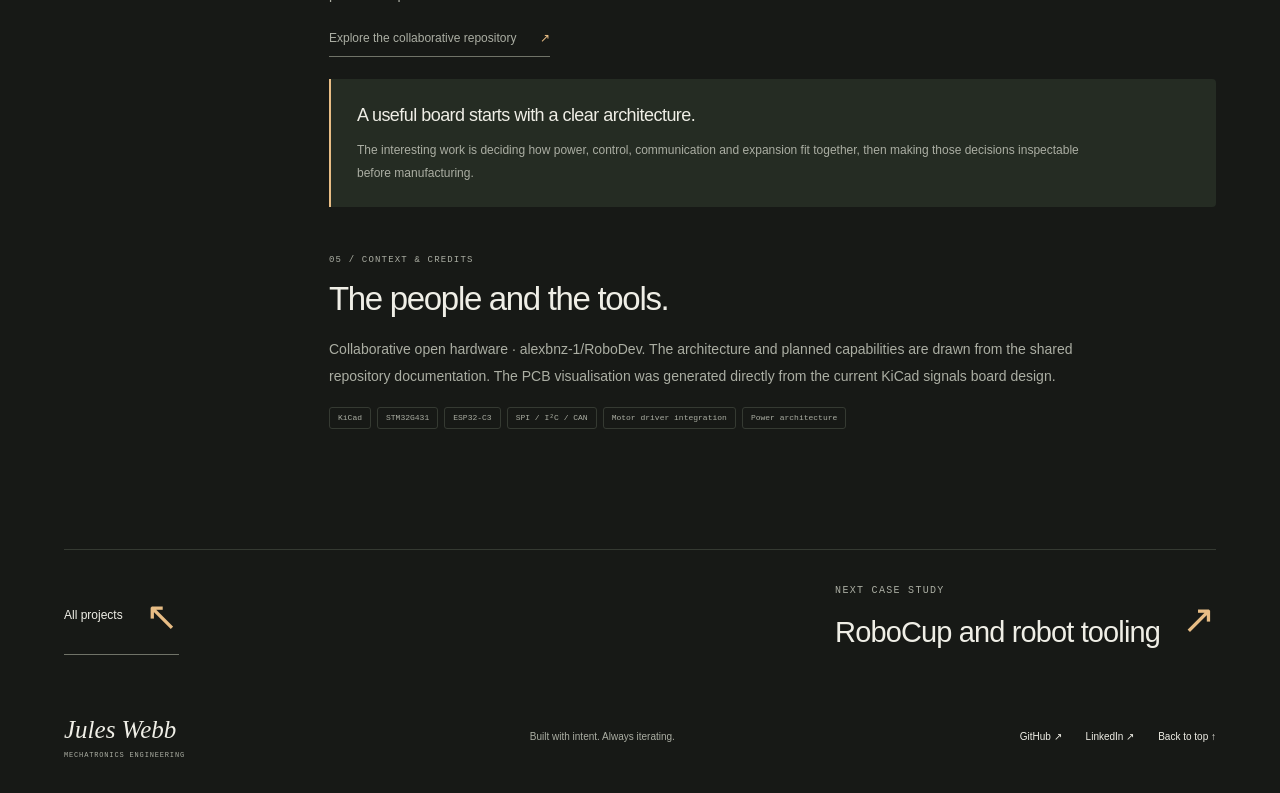
<file: robodev.html>
<!doctype html>
<html lang="en"><head><meta charset="utf-8"><meta name="viewport" content="width=device-width, initial-scale=1"><meta name="theme-color" content="#171916"><title>RoboDev robotics platform — Jules Webb</title><meta name="description" content="An integrated robotics carrier platform that brings motor control, sensor interfaces and wireless connectivity into one planned architecture, reducing the need for separate breakout boards and ad hoc wiring."><link rel="canonical" href="https://juleswwebb.github.io/portfolio/robodev.html"><meta property="og:type" content="article"><meta property="og:title" content="RoboDev robotics platform — Jules Webb"><meta property="og:description" content="An integrated robotics carrier platform that brings motor control, sensor interfaces and wireless connectivity into one planned architecture, reducing the need for separate breakout boards and ad hoc wiring."><meta property="og:url" content="https://juleswwebb.github.io/portfolio/robodev.html"><meta property="og:image" content="https://juleswwebb.github.io/portfolio/assets/social-preview.png"><meta name="twitter:card" content="summary_large_image"><link rel="icon" href="assets/favicon.svg" type="image/svg+xml"><link rel="stylesheet" href="styles.css"><link rel="stylesheet" href="interactive.css"><script defer src="app.js"></script><script type="module" src="motion.mjs"></script><script type="module" src="assets/vendor/model-viewer.min.js"></script></head>
<body><a class="skip-link" href="#main">Skip to content</a>  <header class="header">
    <a class="brand" href="./" aria-label="Jules Webb, home"><span class="monogram">jw<span>↗</span></span><span>JULES WEBB<span class="brand-sub">MECHATRONICS ENGINEERING</span></span></a>
    <button class="menu-toggle" aria-expanded="false" aria-controls="navigation">Menu <span>+</span></button>
    <nav id="navigation" aria-label="Main navigation"><a href="index.html#work">Selected work</a><a href="index.html#about">About</a><a href="structure-lab.html">Structural lab</a><a href="design-library.html">3D library</a><a class="nav-contact" href="index.html#contact">Let’s connect <span>↗</span></a></nav>
  </header>
<main id="main" class="wrap">
<div class="case-breadcrumb"><a href="index.html#work">← Back to selected work</a><span>CASE STUDY 02 / 07</span></div>
<section class="case-hero"><div><p class="eyebrow">ELECTRONICS / HARDWARE ARCHITECTURE</p><h1>A platform for<br><em>building robots.</em></h1><div class="case-meta">RoboDev · Collaborative open hardware · In development</div></div><p>An integrated robotics carrier platform that brings motor control, sensor interfaces and wireless connectivity into one planned architecture, reducing the need for separate breakout boards and ad hoc wiring.</p></section>
<figure class="case-cover dark-cover"><img src="assets/robodev-board.webp" alt="KiCad 3D rendering of the RoboDev signals board with microcontroller, wireless module and connectors" fetchpriority="high"><figcaption>Signals board · 3D visualisation of the current KiCad design, not fabricated hardware</figcaption></figure>
<section class="case-model-preview reveal"><div><p class="eyebrow">ACTUAL CAD / INTERACTIVE</p><h2>Get closer.<br><em>Turn it around.</em></h2><p>Drag to orbit the real PCB assembly. Zoom in, inspect both sides, or open the complete design library for every board, mechanical model and export.</p><a class="button button-accent" href="design-library.html?model=robodev-signals">All models & downloads <span>↗</span></a></div><model-viewer src="assets/models/robodev-signals.glb" poster="assets/renders/robodev-signals-isometric.webp" alt="Interactive 3D model of the actual RoboDev boards design" camera-controls touch-action="pan-y" shadow-intensity="1" environment-image="neutral" camera-orbit="35deg 65deg auto" loading="lazy"></model-viewer></section><div class="case-stats"><div class="case-stat"><strong>170 MHz</strong><span>STM32G431 DESIGN SPEC</span></div><div class="case-stat"><strong>16</strong><span>PLANNED SERVO CHANNELS</span></div><div class="case-stat"><strong>16</strong><span>PLANNED I²C PORTS</span></div></div>
<div class="case-layout"><aside class="case-aside" aria-label="Case study sections"><p>INSIDE THE PROJECT</p><a href="#challenge">01 / The challenge</a><a href="#decisions">02 / Engineering decisions</a><a href="#details">03 / A closer look</a><a href="#outcome">04 / Outcome & learning</a><a href="#credits">05 / Context & credits</a></aside>
<div class="case-content"><section id="challenge"><p class="eyebrow">01 / THE CHALLENGE</p><h2>Start with the system.</h2><p>Robot prototypes quickly accumulate motor drivers, sensor breakouts, communications modules and wiring. RoboDev explores a more integrated foundation: a robotics carrier architecture with dedicated real-time control and a separate wireless processor.</p><p>The documented design pairs an <strong>STM32G431</strong> with an <strong>ESP32-C3</strong>, connected over SPI. Motor control and real-time I/O sit on the STM32 side; the wireless co-processor handles connectivity.</p></section>
<section id="decisions"><p class="eyebrow">02 / ENGINEERING DECISIONS</p><h2>The thinking behind the build.</h2><div class="decision-list"><div class="decision"><span>01</span><div><h3>Separate real-time control from connectivity</h3><p>The two-MCU architecture divides time-sensitive motor and I/O work from wireless communication. The interface between processors is an explicit part of the system design.</p></div></div><div class="decision"><span>02</span><div><h3>Plan for several actuator types</h3><p>The architecture includes four DRV8874 DC motor channels, two TMC2209 stepper channels and a PCA9685 for 16 servo outputs. These are design capabilities rather than measured operating results.</p></div></div><div class="decision"><span>03</span><div><h3>Make sensor expansion deliberate</h3><p>Two TCA9548A multiplexers provide 16 isolated I²C bus segments in the design. Identical-address devices can be assigned separate segments, with a mix of QWIIC and conventional headers.</p></div></div><div class="decision"><span>04</span><div><h3>Keep power and interfaces visible</h3><p>Separate motor and stepper rails, a 5 V rail and 3.3 V logic supply are documented alongside reverse-polarity protection. Hierarchical KiCad sheets keep the interconnect and each functional block reviewable.</p></div></div></div></section>
<section id="details"><p class="eyebrow">03 / A CLOSER LOOK</p><h2>From the project workspace.</h2><p>Explore the design and analysis assets. Select an image to view the detail.</p><div class="case-gallery"><figure class="gallery-item"><button class="gallery-button" aria-label="Enlarge: Signals board visualisation · Placement and design in progress"><img src="assets/robodev-board.webp" alt="Current RoboDev signals board design rendered from KiCad" loading="lazy"></button><figcaption>Signals board visualisation · Placement and design in progress</figcaption></figure></div></section>
<section id="outcome"><p class="eyebrow">04 / OUTCOME & LEARNING</p><h2>What the work revealed.</h2><p>The project contains hierarchical KiCad schematics and board design files covering signals, actuators and power. The image shown here was generated directly from the signals board file.</p><p><strong>Development status:</strong> schematic and PCB design work is in progress. The project documentation records no fabricated PCB or completed bring-up. Routing, design review, assembly and firmware validation remain steps toward proving the planned capabilities.</p><p><a class="text-link" href="https://github.com/alexbnz-1/RoboDev" target="_blank" rel="noopener noreferrer">Explore the collaborative repository <span>↗</span></a></p><div class="case-callout"><h3>A useful board starts with a clear architecture.</h3><p>The interesting work is deciding how power, control, communication and expansion fit together, then making those decisions inspectable before manufacturing.</p></div></section>
<section id="credits"><p class="eyebrow">05 / CONTEXT & CREDITS</p><h2>The people and the tools.</h2><p>Collaborative open hardware · alexbnz-1/RoboDev. The architecture and planned capabilities are drawn from the shared repository documentation. The PCB visualisation was generated directly from the current KiCad signals board design.</p><div class="tags"><span>KiCad</span><span>STM32G431</span><span>ESP32-C3</span><span>SPI / I²C / CAN</span><span>Motor driver integration</span><span>Power architecture</span></div></section></div></div>
<div class="case-next"><a class="text-link" href="index.html#work">All projects <span>↖</span></a><a href="robocup.html"><div><p class="eyebrow">NEXT CASE STUDY</p><h3>RoboCup and robot tooling</h3></div><span aria-hidden="true">↗</span></a></div></main>
<dialog id="lightbox" class="lightbox" aria-label="Project image detail"><button class="lightbox-close" aria-label="Close image detail">×</button><img alt=""><p></p></dialog>  <footer class="footer wrap"><a class="footer-name" href="./">Jules Webb<span>MECHATRONICS ENGINEERING</span></a><p>Built with intent. Always iterating.</p><div><a href="https://github.com/juleswwebb" target="_blank" rel="noopener noreferrer">GitHub ↗</a><a href="https://www.linkedin.com/in/jules-webb-585821216/" target="_blank" rel="noopener noreferrer">LinkedIn ↗</a><a href="#main">Back to top ↑</a></div></footer></body></html>
</file>
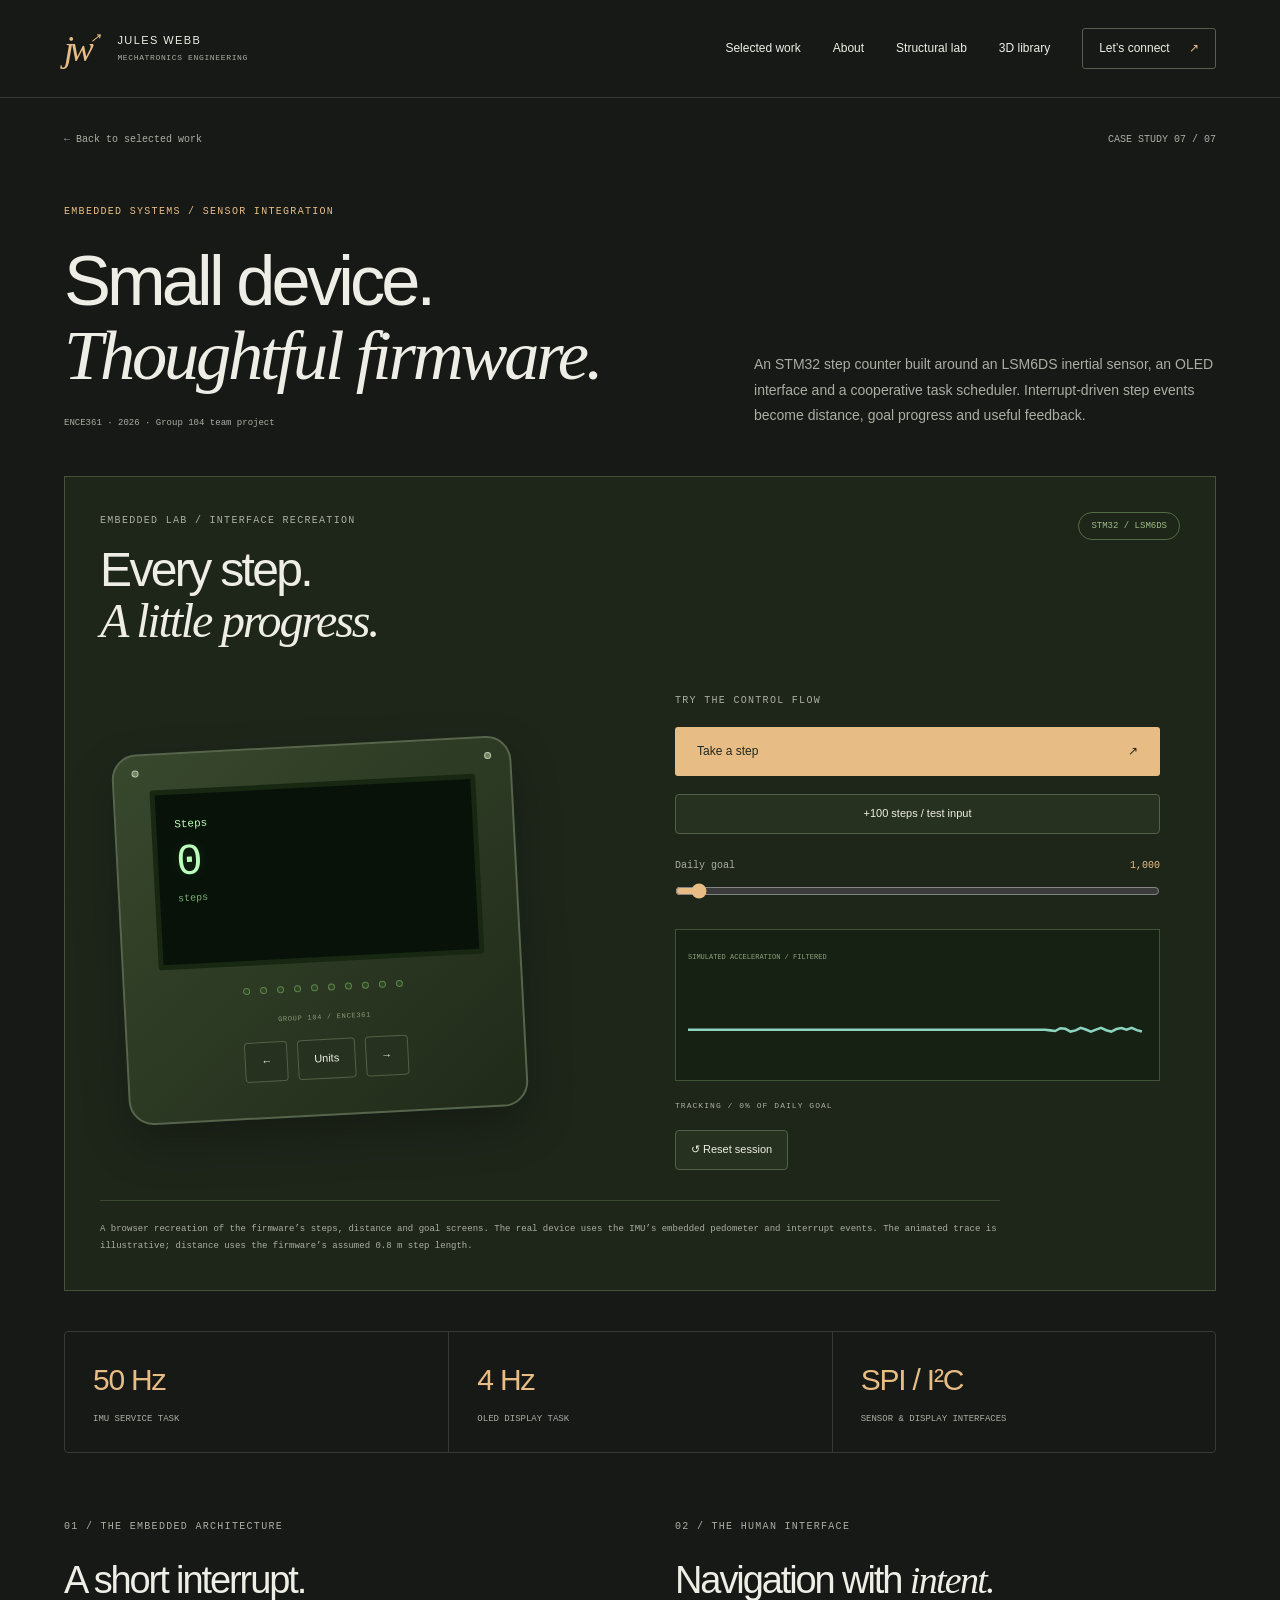
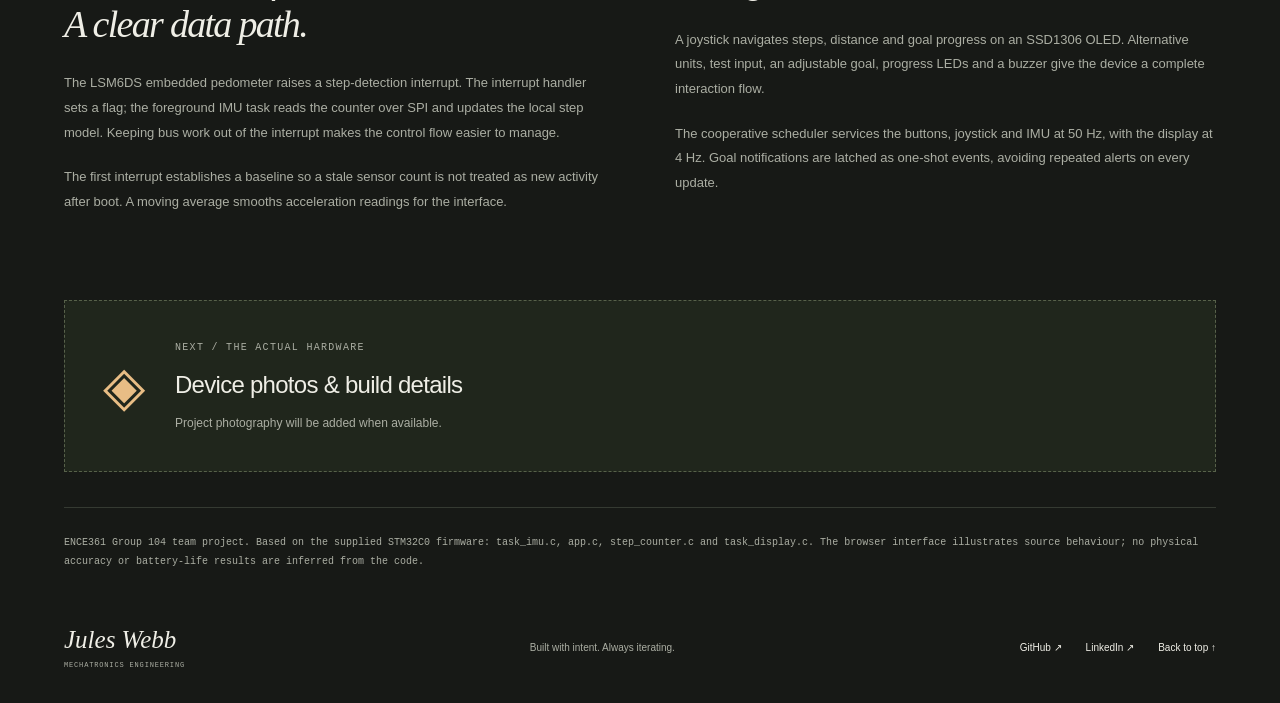
<file: step-counter.html>
<!doctype html><html lang="en"><head><meta charset="utf-8"><meta name="viewport" content="width=device-width,initial-scale=1"><meta name="theme-color" content="#171916"><title>Embedded step counter — Jules Webb</title><meta name="description" content="STM32 step counter with LSM6DS pedometer, OLED, cooperative scheduling and goal feedback."><link rel="canonical" href="https://juleswwebb.github.io/portfolio/step-counter.html"><meta property="og:title" content="Embedded step counter — Jules Webb"><meta property="og:description" content="STM32 step counter with LSM6DS pedometer, OLED, cooperative scheduling and goal feedback."><meta property="og:image" content="https://juleswwebb.github.io/portfolio/assets/social-preview.png"><link rel="icon" href="assets/favicon.svg"><link rel="stylesheet" href="styles.css"><link rel="stylesheet" href="interactive.css"><script defer src="app.js"></script><script type="module" src="motion.mjs"></script><script type="module" src="demos.mjs"></script></head><body><a class="skip-link" href="#main">Skip to content</a>  <header class="header">
    <a class="brand" href="./" aria-label="Jules Webb, home"><span class="monogram">jw<span>↗</span></span><span>JULES WEBB<span class="brand-sub">MECHATRONICS ENGINEERING</span></span></a>
    <button class="menu-toggle" aria-expanded="false" aria-controls="navigation">Menu <span>+</span></button>
    <nav id="navigation" aria-label="Main navigation"><a href="index.html#work">Selected work</a><a href="index.html#about">About</a><a href="structure-lab.html">Structural lab</a><a href="design-library.html">3D library</a><a class="nav-contact" href="index.html#contact">Let’s connect <span>↗</span></a></nav>
  </header><main id="main" class="wrap"><div class="case-breadcrumb"><a href="index.html#work">← Back to selected work</a><span>CASE STUDY 07 / 07</span></div><section class="case-hero"><div><p class="eyebrow">EMBEDDED SYSTEMS / SENSOR INTEGRATION</p><h1>Small device.<br><em>Thoughtful firmware.</em></h1><div class="case-meta">ENCE361 · 2026 · Group 104 team project</div></div><p>An STM32 step counter built around an LSM6DS inertial sensor, an OLED interface and a cooperative task scheduler. Interrupt-driven step events become distance, goal progress and useful feedback.</p></section><section class="interactive-demo step-demo" data-step-counter><div class="demo-heading"><div><p class="eyebrow">EMBEDDED LAB / INTERFACE RECREATION</p><h2>Every step.<br><em>A little progress.</em></h2></div><span class="demo-badge">STM32 / LSM6DS</span></div><div class="step-layout"><div class="step-device"><div class="device-screw screw-a"></div><div class="device-screw screw-b"></div><div class="oled-display"><span data-step-title>Steps</span><strong data-step-value>0</strong><span data-step-unit>steps</span><div class="oled-meter"><div data-step-progress></div></div></div><div class="progress-leds"><i></i><i></i><i></i><i></i><i></i><i></i><i></i><i></i><i></i><i></i></div><div class="device-label">GROUP 104 / ENCE361</div><div class="joystick-controls"><button data-step-view="prev" aria-label="Previous screen">←</button><button data-step-alt>Units</button><button data-step-view="next" aria-label="Next screen">→</button></div></div><div class="step-controls"><p class="eyebrow">TRY THE CONTROL FLOW</p><button class="button button-accent" data-add-steps="1">Take a step <span>↗</span></button><button data-add-steps="100">+100 steps / test input</button><label>Daily goal <output data-step-goal-output>1,000</output><input data-step-goal type="range" min="500" max="15000" step="100" value="1000"></label><div class="step-signal"><span>SIMULATED ACCELERATION / FILTERED</span><svg viewBox="0 0 360 80" aria-label="Illustrative filtered acceleration trace"><path data-step-wave d="M0 50H360" fill="none" stroke="#8dd4c0" stroke-width="2"/></svg></div><span data-step-status class="small-label" role="status">READY / STEPS → DISTANCE → GOAL</span><button data-step-reset>↺ Reset session</button></div></div><p class="demo-note">A browser recreation of the firmware’s steps, distance and goal screens. The real device uses the IMU’s embedded pedometer and interrupt events. The animated trace is illustrative; distance uses the firmware’s assumed 0.8 m step length.</p></section><div class="case-stats"><div class="case-stat"><strong>50 Hz</strong><span>IMU SERVICE TASK</span></div><div class="case-stat"><strong>4 Hz</strong><span>OLED DISPLAY TASK</span></div><div class="case-stat"><strong>SPI / I²C</strong><span>SENSOR & DISPLAY INTERFACES</span></div></div><div class="technical-story"><section class="reveal"><p class="eyebrow">01 / THE EMBEDDED ARCHITECTURE</p><h2>A short interrupt.<br><em>A clear data path.</em></h2><p>The LSM6DS embedded pedometer raises a step-detection interrupt. The interrupt handler sets a flag; the foreground IMU task reads the counter over SPI and updates the local step model. Keeping bus work out of the interrupt makes the control flow easier to manage.</p><p>The first interrupt establishes a baseline so a stale sensor count is not treated as new activity after boot. A moving average smooths acceleration readings for the interface.</p></section><section class="reveal"><p class="eyebrow">02 / THE HUMAN INTERFACE</p><h2>Navigation with <em>intent.</em></h2><p>A joystick navigates steps, distance and goal progress on an SSD1306 OLED. Alternative units, test input, an adjustable goal, progress LEDs and a buzzer give the device a complete interaction flow.</p><p>The cooperative scheduler services the buttons, joystick and IMU at 50 Hz, with the display at 4 Hz. Goal notifications are latched as one-shot events, avoiding repeated alerts on every update.</p></section></div><div class="awaiting-assets"><span>◈</span><div><p class="eyebrow">NEXT / THE ACTUAL HARDWARE</p><h3>Device photos & build details</h3><p>Project photography will be added when available.</p></div></div><p class="project-credit">ENCE361 Group 104 team project. Based on the supplied STM32C0 firmware: task_imu.c, app.c, step_counter.c and task_display.c. The browser interface illustrates source behaviour; no physical accuracy or battery-life results are inferred from the code.</p></main>  <footer class="footer wrap"><a class="footer-name" href="./">Jules Webb<span>MECHATRONICS ENGINEERING</span></a><p>Built with intent. Always iterating.</p><div><a href="https://github.com/juleswwebb" target="_blank" rel="noopener noreferrer">GitHub ↗</a><a href="https://www.linkedin.com/in/jules-webb-585821216/" target="_blank" rel="noopener noreferrer">LinkedIn ↗</a><a href="#main">Back to top ↑</a></div></footer></body></html>
</file>
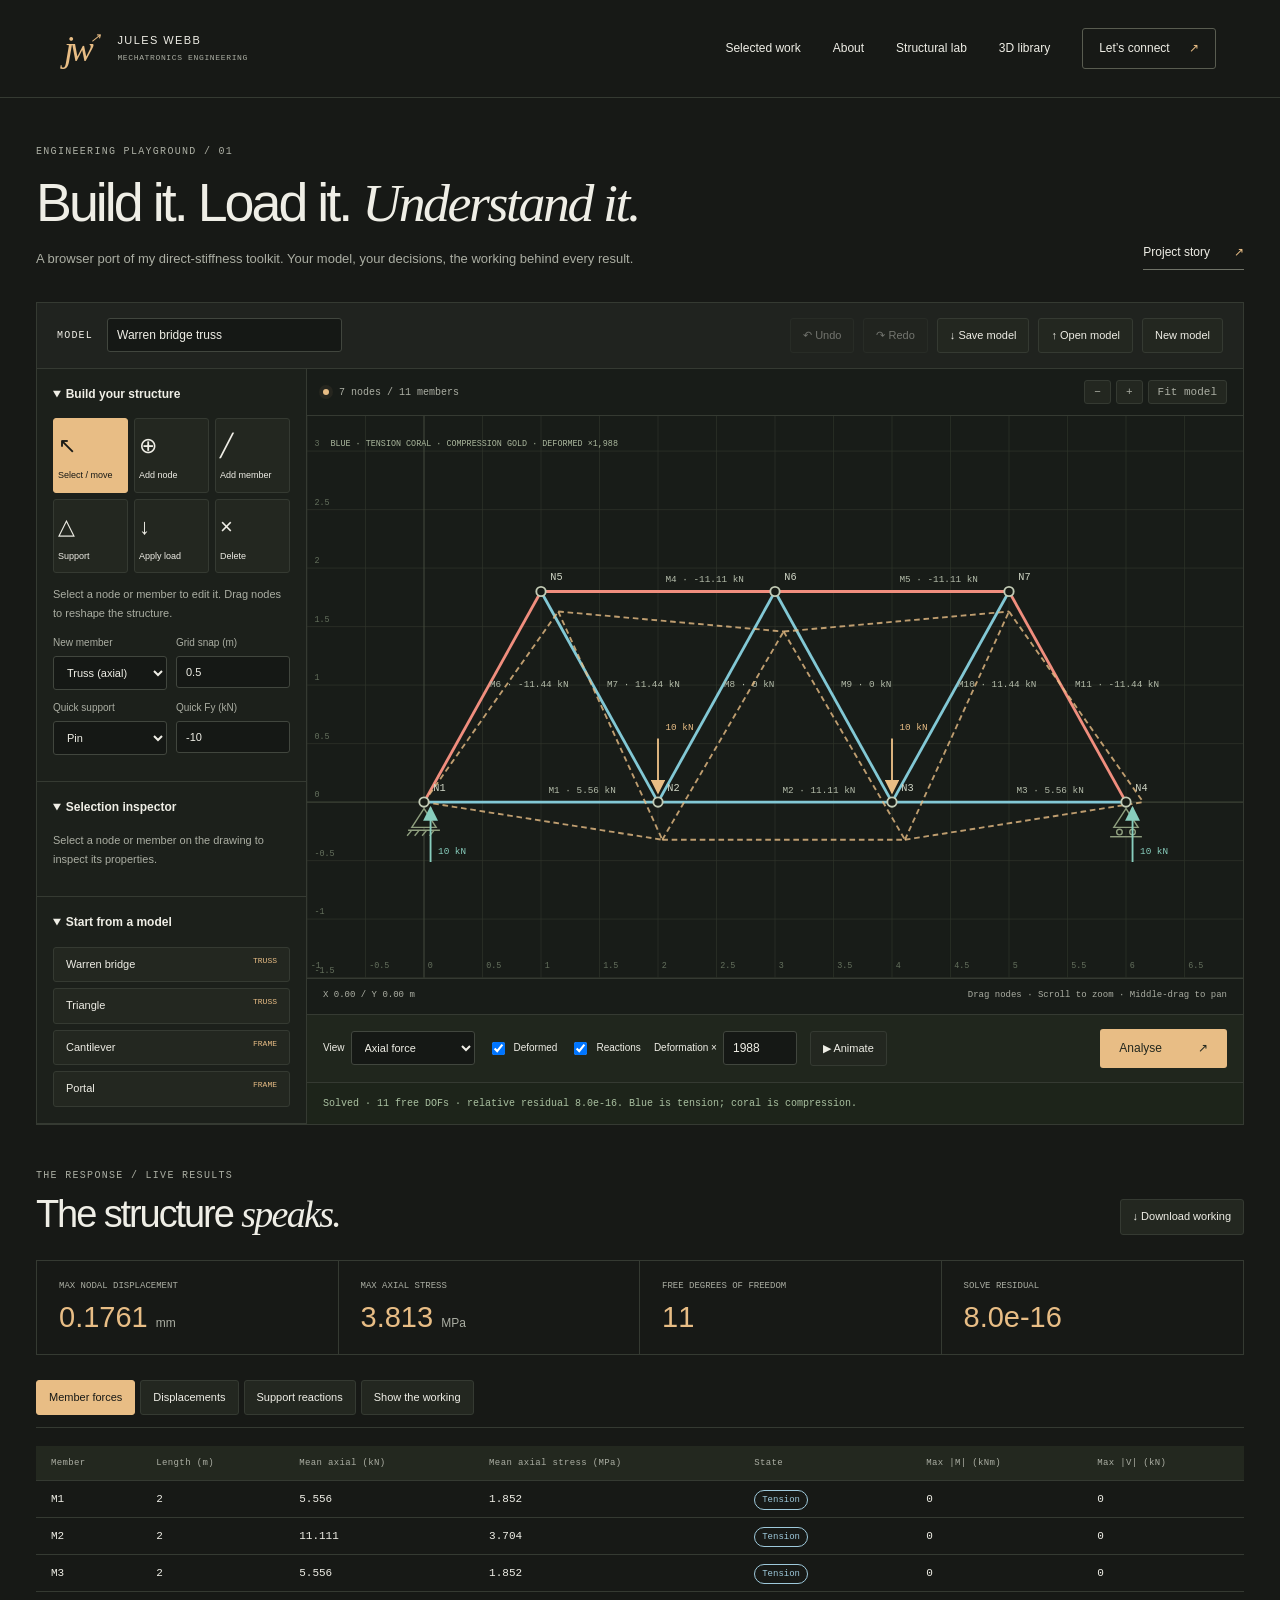
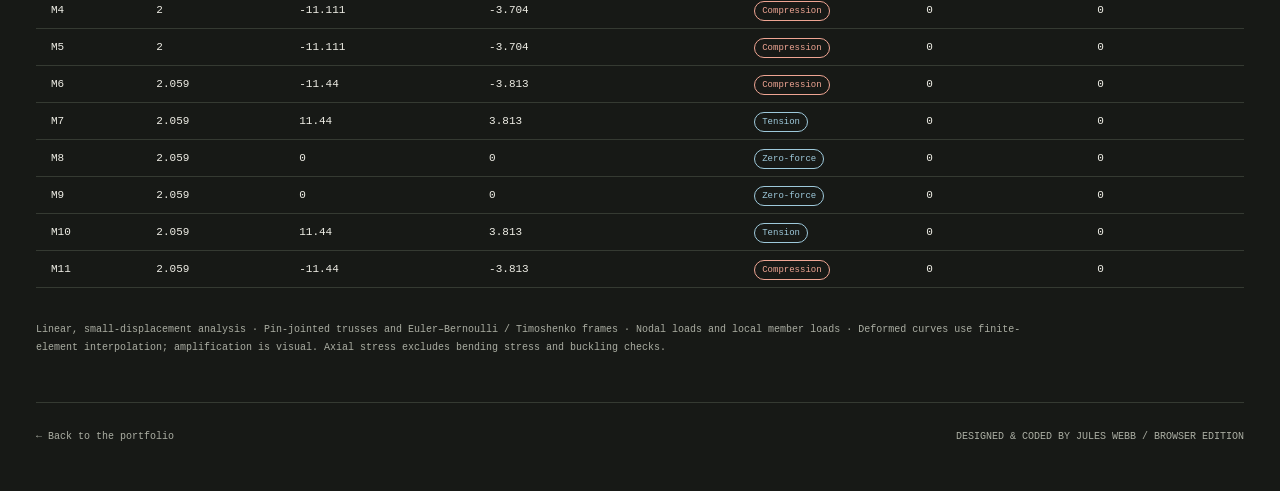
<file: structure-lab.html>
<!doctype html>
<html lang="en"><head><meta charset="utf-8"><meta name="viewport" content="width=device-width, initial-scale=1"><meta name="theme-color" content="#171916"><title>Interactive Structural Lab — Jules Webb</title><meta name="description" content="Draw and analyse trusses and frames in your browser. Interactive direct-stiffness analysis with supports, loads, deformation, member forces and worked matrices."><link rel="canonical" href="https://juleswwebb.github.io/portfolio/structure-lab.html"><meta property="og:title" content="Interactive Structural Lab — Jules Webb"><meta property="og:description" content="Build a truss. Apply loads. See the engineering."><meta property="og:image" content="https://juleswwebb.github.io/portfolio/assets/social-preview.png"><link rel="icon" href="assets/favicon.svg"><link rel="stylesheet" href="styles.css"><link rel="stylesheet" href="interactive.css"><link rel="stylesheet" href="lab.css"><script defer src="app.js"></script><script type="module" src="motion.mjs"></script><script type="module" src="structural-lab.mjs"></script></head>
<body class="lab-body"><a class="skip-link" href="#main">Skip to workspace</a>  <header class="header">
    <a class="brand" href="./" aria-label="Jules Webb, home"><span class="monogram">jw<span>↗</span></span><span>JULES WEBB<span class="brand-sub">MECHATRONICS ENGINEERING</span></span></a>
    <button class="menu-toggle" aria-expanded="false" aria-controls="navigation">Menu <span>+</span></button>
    <nav id="navigation" aria-label="Main navigation"><a href="index.html#work">Selected work</a><a href="index.html#about">About</a><a href="structure-lab.html">Structural lab</a><a href="design-library.html">3D library</a><a class="nav-contact" href="index.html#contact">Let’s connect <span>↗</span></a></nav>
  </header>
<main id="main" class="lab-main">
<div class="lab-intro"><div><p class="eyebrow">ENGINEERING PLAYGROUND / 01</p><h1>Build it. Load it. <em>Understand it.</em></h1><p>A browser port of my direct-stiffness toolkit. Your model, your decisions, the working behind every result.</p></div><a class="text-link" href="frame-solver.html">Project story <span>↗</span></a></div>
<div class="lab-topbar"><label class="model-title">MODEL <input id="model-name" aria-label="Model name" maxlength="80" value="Warren bridge truss"></label><div class="lab-file-actions"><button id="undo" title="Undo (Ctrl/Cmd+Z)">↶ Undo</button><button id="redo" title="Redo (Ctrl/Cmd+Shift+Z)">↷ Redo</button><button id="save-model">↓ Save model</button><button id="load-model">↑ Open model</button><button id="clear-model">New model</button><input id="model-file" type="file" accept=".json,application/json" hidden></div></div>
<div class="lab-workspace">
<aside class="lab-sidebar"><details open class="lab-panel"><summary>Build your structure</summary><div class="tool-grid" role="group" aria-label="Drawing tools"><button data-tool="select" aria-pressed="true">↖<span>Select / move</span></button><button data-tool="node" aria-pressed="false">⊕<span>Add node</span></button><button data-tool="member" aria-pressed="false">╱<span>Add member</span></button><button data-tool="support" aria-pressed="false">△<span>Support</span></button><button data-tool="load" aria-pressed="false">↓<span>Apply load</span></button><button data-tool="delete" aria-pressed="false">×<span>Delete</span></button></div><p id="tool-hint" class="lab-help">Select a node or member to edit it. Drag nodes to reshape the structure.</p><div class="field-pair"><label>New member<select id="new-member-type"><option value="truss">Truss (axial)</option><option value="frame">Frame (bending)</option></select></label><label>Grid snap (m)<input id="grid-snap" type="number" min="0.01" max="10" step="0.1" value="0.5"></label></div><div class="field-pair"><label>Quick support<select id="quick-support"><option value="pin">Pin</option><option value="rollerY">Vertical roller</option><option value="rollerX">Horizontal roller</option><option value="fixed">Fixed</option><option value="free">Free</option></select></label><label>Quick Fy (kN)<input id="quick-load" type="number" value="-10" step="1"></label></div></details>
<details open class="lab-panel"><summary>Selection inspector</summary><div id="inspector"><p class="lab-help">Select a node or member on the drawing to inspect its properties.</p></div></details>
<details class="lab-panel" open><summary>Start from a model</summary><div class="preset-grid"><button data-preset="bridge">Warren bridge <span>TRUSS</span></button><button data-preset="triangle">Triangle <span>TRUSS</span></button><button data-preset="cantilever">Cantilever <span>FRAME</span></button><button data-preset="portal">Portal <span>FRAME</span></button></div></details>
</aside>
<section class="lab-stage" aria-label="Structural drawing workspace"><div class="canvas-bar"><div><span class="status-dot"></span><span id="model-count">7 nodes / 11 members</span></div><div><button id="zoom-out" aria-label="Zoom out">−</button><button id="zoom-in" aria-label="Zoom in">+</button><button id="fit-model">Fit model</button></div></div><svg id="structure-canvas" viewBox="0 0 1000 600" aria-label="Structure drawing. Use the drawing tools to add nodes, connect members and apply supports or loads." tabindex="0"><defs><marker id="load-arrow" markerWidth="8" markerHeight="8" refX="7" refY="4" orient="auto"><path d="M0,0 L8,4 L0,8" fill="#e8bd85"/></marker><marker id="reaction-arrow" markerWidth="8" markerHeight="8" refX="7" refY="4" orient="auto"><path d="M0,0 L8,4 L0,8" fill="#88cdbd"/></marker></defs><g id="grid-layer"></g><g id="member-layer"></g><g id="diagram-layer"></g><g id="deflection-layer"></g><g id="node-layer"></g><g id="annotation-layer"></g><g id="ghost-layer"></g></svg><div class="canvas-bottom"><span id="cursor-position">X 0.00 / Y 0.00 m</span><span>Drag nodes · Scroll to zoom · Middle-drag to pan</span></div><div class="analysis-toolbar"><label>View<select id="result-view"><option value="geometry">Geometry</option><option value="axial">Axial force</option><option value="stress">Axial stress</option><option value="moment">Bending moment</option><option value="shear">Shear force</option></select></label><label class="check-field"><input id="show-deflection" type="checkbox" checked>Deformed</label><label class="check-field"><input id="show-reactions" type="checkbox" checked>Reactions</label><label class="scale-control">Deformation ×<input id="deformation-scale" type="number" min="0" max="100000" value="100" step="10"></label><button id="animate-model" aria-pressed="false">▶ Animate</button><button id="solve-model" class="button button-accent">Analyse <span>↗</span></button></div><div id="lab-status" class="lab-status" role="status" aria-live="polite">Load a preset or draw your own model. All calculations run on your device.</div></section>
</div>
<section class="lab-results" aria-label="Analysis results"><div class="results-heading"><div><p class="eyebrow">THE RESPONSE / LIVE RESULTS</p><h2>The structure <em>speaks.</em></h2></div><button id="export-results" disabled>↓ Download working</button></div><div id="result-stats" class="result-stats"><div><span>MAX NODAL DISPLACEMENT</span><strong>— <small>mm</small></strong></div><div><span>MAX AXIAL STRESS</span><strong>— <small>MPa</small></strong></div><div><span>FREE DEGREES OF FREEDOM</span><strong>—</strong></div><div><span>SOLVE RESIDUAL</span><strong>—</strong></div></div><div class="result-tabs" role="tablist" aria-label="Result details"><button role="tab" id="tab-members" aria-controls="result-table" aria-selected="true" data-result-tab="members">Member forces</button><button role="tab" id="tab-nodes" aria-controls="result-table" aria-selected="false" tabindex="-1" data-result-tab="nodes">Displacements</button><button role="tab" id="tab-reactions" aria-controls="result-table" aria-selected="false" tabindex="-1" data-result-tab="reactions">Support reactions</button><button role="tab" id="tab-working" aria-controls="result-table" aria-selected="false" tabindex="-1" data-result-tab="working">Show the working</button></div><div id="result-table" class="result-table" role="tabpanel" aria-labelledby="tab-members"><p class="lab-help">Analyse the model to inspect forces, deflections, reactions and assembled matrices.</p></div><p class="lab-method">Linear, small-displacement analysis · Pin-jointed trusses and Euler–Bernoulli / Timoshenko frames · Nodal loads and local member loads · Deformed curves use finite-element interpolation; amplification is visual. Axial stress excludes bending stress and buckling checks.</p></section>
<div class="lab-footer"><a href="index.html#playground">← Back to the portfolio</a><span>DESIGNED & CODED BY JULES WEBB / BROWSER EDITION</span></div>
</main><noscript><p class="wrap">Enable JavaScript to use the structural workspace.</p></noscript></body></html>
</file>
<file: styles.css>
@charset "UTF-8";
:root{--bg:#171916;--panel:#20231f;--ink:#efeee6;--muted:#abaea3;--line:#353a32;--accent:#e8bd85;--paper:#eae9df;--dark:#252a22;--sans:Arial,Helvetica,sans-serif;--serif:Georgia,'Times New Roman',serif;--mono:'SFMono-Regular',Consolas,'Liberation Mono',monospace}
*{box-sizing:border-box}html{scroll-behavior:smooth;scroll-padding-top:100px}body{margin:0;background:var(--bg);color:var(--ink);font-family:var(--sans);font-size:15px;line-height:1.6;-webkit-font-smoothing:antialiased}a{color:inherit;text-decoration:none}button{font:inherit;color:inherit;cursor:pointer}button,a{-webkit-tap-highlight-color:transparent}button{background:none;border:0}img{max-width:100%;display:block}::selection{color:var(--bg);background:var(--accent)}:focus-visible{outline:2px solid var(--accent);outline-offset:6px}button:focus-visible{outline-offset:3px}h1,h2,h3,p{margin:0}h1,h2{font-weight:400;line-height:1.07;letter-spacing:-.055em}h1 em,h2 em{font-family:var(--serif);font-weight:400;letter-spacing:-.045em}h3{font-weight:500;letter-spacing:-.03em}p{color:var(--muted)}.wrap{max-width:1320px;padding-left:64px;padding-right:64px;margin:auto}.eyebrow,.small-label{font-family:var(--mono);font-size:10px;line-height:1.7;letter-spacing:.13em;color:var(--muted)}.eyebrow{margin-bottom:24px}.status-dot{display:inline-block;width:6px;height:6px;border-radius:50%;background:var(--accent);margin-right:10px;box-shadow:0 0 0 4px #e8bd8510}.header{max-width:1480px;margin:auto;padding:28px 64px;display:flex;align-items:center;justify-content:space-between;gap:24px;border-bottom:1px solid var(--line)}.brand{display:flex;align-items:center;gap:16px;font-size:11px;letter-spacing:.13em}.monogram{font-family:var(--serif);font-style:italic;font-size:36px;line-height:1;letter-spacing:-.12em;position:relative;padding-right:12px;color:var(--accent)}.monogram>span{font-family:var(--sans);font-size:13px;position:absolute;top:0;right:0;letter-spacing:0}.brand-sub{display:block;font-family:var(--mono);font-size:8px;color:var(--muted);letter-spacing:.08em;margin-top:3px}.header nav{display:flex;align-items:center;gap:32px;font-size:12px}.header nav>a{transition:color .2s}.header nav>a:hover{color:var(--accent)}.nav-contact{border:1px solid #595c50;padding:10px 16px;border-radius:3px}.nav-contact span{margin-left:16px;color:var(--accent)}.menu-toggle{display:none}.hero{padding-top:86px;padding-bottom:74px;display:grid;grid-template-columns:1.15fr 1fr;gap:56px;align-items:center}.hero h1{font-size:clamp(58px,6vw,85px);line-height:1.04;letter-spacing:-.065em}.hero h1 em{font-size:.82em;white-space:nowrap;color:var(--accent)}.hero-description{max-width:420px;font-size:15px;line-height:1.8;margin-top:28px}.hero-actions{display:flex;align-items:center;gap:28px;margin-top:32px}.button{display:inline-flex;align-items:center;justify-content:space-between;gap:36px;font-size:12px;padding:15px 22px;border-radius:3px;transition:background .2s,transform .2s}.button:hover{transform:translateY(-2px)}.button-accent{background:var(--accent);color:#23281f}.button-accent:hover{background:#f4d2a6}.text-link{font-size:12px;display:inline-flex;gap:24px;align-items:center;border-bottom:1px solid #707368;padding-bottom:6px}.text-link span{color:var(--accent)}.hero-note{display:flex;gap:14px;margin-top:38px;align-items:center}.note-line{height:34px;border-left:1px solid var(--line)}.hero-note p{font-size:10px;line-height:1.8}.hero-note strong{font-weight:400;color:#d0d2c8;font-size:10px}.hero-art{min-width:0;position:relative;transform:translateY(10px)}.art-heading,.art-footer{display:flex;align-items:center;justify-content:space-between;font-family:var(--mono);font-size:8px;letter-spacing:.04em;color:var(--muted);gap:8px}.art-heading{padding-bottom:14px}.art-stage{position:relative;background:#d8d9d2;aspect-ratio:1.08;overflow:hidden;border:1px solid #6e7766;color:#485145;background-image:linear-gradient(#64735a12 1px,transparent 1px),linear-gradient(90deg,#64735a12 1px,transparent 1px);background-size:24px 24px}.art-stage::after{content:'';position:absolute;inset:12px;border:1px solid #626e5526;pointer-events:none}.art-stage img{width:100%;height:100%;object-fit:contain;padding:44px 10px;mix-blend-mode:multiply;position:relative;z-index:1;transition:opacity .18s;filter:contrast(1.025)}.art-stage[data-view="electronics"]{background:#102031}.art-stage[data-view="electronics"] img{mix-blend-mode:normal;padding:28px;object-fit:contain}.art-stage[data-view="control"]{background:#e4e4e0}.art-stage[data-view="control"] img{mix-blend-mode:normal;padding:40px 20px}.art-orbit{position:absolute;inset:35px;border:1px solid #6e77662a;border-radius:50%;transform:rotate(-15deg) scaleY(.77)}.art-orbit::before{content:'';position:absolute;inset:25px;border:1px dashed #6e776631;border-radius:50%}.crosshair{position:absolute;font-family:var(--mono);font-size:21px;line-height:1;z-index:2}.crosshair-one{top:16px;left:18px}.crosshair-two{bottom:16px;right:18px}.art-label{position:absolute;z-index:2;font:8px var(--mono);letter-spacing:.07em;background:#d8d9d2c9;padding:6px 8px}.label-top{top:36px;right:20px}.label-bottom{bottom:38px;left:20px}.art-footer{padding-top:13px;font-size:8px}.art-coordinate{font-size:7px}.view-controls{display:flex;border:1px solid var(--line);margin-top:22px;border-radius:3px;overflow:hidden}.view-controls button{font-family:var(--mono);font-size:9px;flex:1;padding:11px 5px;color:var(--muted);transition:background .2s}.view-controls button+button{border-left:1px solid var(--line)}.view-controls button span{font-family:var(--sans);margin-left:8px;font-size:10px}.view-controls button[aria-pressed="true"]{background:#e8bd8512;color:var(--accent)}.view-controls button:hover{background:#e8bd850a}.discipline-strip{border-top:1px solid var(--line);border-bottom:1px solid var(--line)}.discipline-strip .wrap{display:flex;justify-content:space-between;align-items:center;padding-top:20px;padding-bottom:20px;gap:18px;font-size:10px;letter-spacing:.12em;color:#c6c8bc}.strip-plus{color:var(--accent);font-size:16px}.work-section{padding-top:100px;padding-bottom:90px}.section-heading{display:flex;justify-content:space-between;gap:40px;align-items:flex-end;margin-bottom:52px}.section-heading h2,.about-section h2{font-size:clamp(36px,4.2vw,56px)}.section-heading>p{font-size:12px;line-height:1.8;padding-bottom:4px}.section-heading .eyebrow{margin-bottom:20px}.work-toolbar{display:flex;align-items:center;justify-content:space-between;border-top:1px solid var(--line);padding:24px 0}.small-label{font-size:8px}.filters{display:flex;gap:6px}.filters button{font-size:10px;color:var(--muted);padding:7px 12px;border:1px solid transparent;border-radius:3px}.filters button[aria-pressed="true"]{border-color:#6b7260;color:var(--ink)}.filters button:hover{color:var(--accent)}.project-grid{display:grid;grid-template-columns:1fr 1fr;gap:48px 28px}.project-card{min-width:0;display:block}.project-card[hidden]{display:none}.project-image{position:relative;height:310px;overflow:hidden;background:var(--panel);border-radius:4px;border:1px solid #ffffff0a}.project-image>img{width:100%;height:100%;object-fit:contain;padding:48px 12px;transition:transform .65s cubic-bezier(.2,.8,.2,1)}.project-card:hover .project-image>img{transform:scale(1.045)}.project-card:hover .project-arrow{background:var(--accent);color:var(--bg);transform:translate(2px,-2px)}.image-light{background:#d9dad3;color:#30372c;background-image:linear-gradient(#7082610b 1px,transparent 1px),linear-gradient(90deg,#7082610b 1px,transparent 1px);background-size:24px 24px}.image-light>img{mix-blend-mode:multiply}.image-topline{position:absolute;left:20px;right:20px;top:17px;display:flex;justify-content:space-between;align-items:center;font:8px var(--mono);letter-spacing:.05em;z-index:2;gap:10px}.project-status{border:1px solid currentColor;border-radius:2px;padding:3px 5px;opacity:.7;font-size:7px;white-space:nowrap}.image-caption{position:absolute;bottom:17px;left:20px;font:8px var(--mono);letter-spacing:.05em;z-index:2}.project-arrow{position:absolute;right:18px;bottom:17px;border:1px solid currentColor;border-radius:50%;width:32px;height:32px;display:grid;place-items:center;transition:background .2s,transform .2s;z-index:2}.image-board{background:#242e27;color:#cad3c7;background-image:radial-gradient(ellipse at center,#3d4e3d 0,transparent 75%)}.image-board>img{padding:39px 32px;object-fit:cover;object-position:center;transform:scale(.92)}.project-card:hover .image-board>img{transform:scale(.97)}.image-arena{background:#242d38;color:#bdc8d5}.image-arena>img{padding:45px 22px;object-fit:contain}.project-info{padding-top:22px}.project-info .eyebrow{font-size:8px;letter-spacing:.09em;color:var(--accent);margin-bottom:7px}.project-info h3{font-size:25px;margin-bottom:8px}.project-info p:not(.eyebrow){font-size:12px;line-height:1.8;max-width:420px}.tags{display:flex;flex-wrap:wrap;gap:6px;margin-top:17px}.tags span{font-family:var(--mono);font-size:8px;border:1px solid var(--line);padding:4px 8px;border-radius:3px;color:var(--muted)}.project-wide{grid-column:1/-1;display:grid;grid-template-columns:1.3fr 1fr;align-items:center;background:#21251f;border:1px solid var(--line);border-radius:4px;overflow:hidden}.project-wide .project-image{border:0;border-radius:0;height:330px}.project-wide .project-info{padding:32px 40px}.project-wide .project-info h3{font-size:29px}.image-frame{background:#e7e8df;color:#374131}.frame-presentation{display:grid;grid-template-columns:1fr 1fr;height:100%;align-items:center;padding:40px 25px;gap:10px}.frame-presentation>img{max-height:240px;max-width:100%;width:auto;margin:auto;mix-blend-mode:multiply;transition:transform .5s}.project-card:hover .frame-presentation>img{transform:scale(1.025)}.frame-equation>span{font:7px var(--mono);letter-spacing:.03em}.frame-equation strong{display:block;font:italic 54px var(--serif);line-height:1.3;letter-spacing:-.04em}.frame-equation p{font:18px/1.3 var(--serif);color:#536148;margin:12px 0 20px}.work-footnote{font-size:10px;color:#8d9386;margin-top:32px}.about-section{background:var(--paper);color:var(--dark);padding:90px 0 80px}.about-section p{color:#656b5e}.about-section .eyebrow{color:#6f7966}.about-layout{display:grid;grid-template-columns:1.1fr 1fr;gap:52px}.about-copy .large-copy{color:var(--dark);font-size:22px;line-height:1.45;margin-bottom:20px;letter-spacing:-.02em}.about-copy p:not(.large-copy){font-size:13px;line-height:1.85;margin-bottom:17px}.dark-link{color:var(--dark);margin-top:5px;border-color:#969d8d}.dark-link span{color:var(--dark)}.capability-grid{grid-column:1/-1;display:grid;grid-template-columns:repeat(4,1fr);border-top:1px solid #bbc0b1;margin-top:20px;padding-top:35px;gap:28px}.capability>span{font:10px var(--mono);color:#7c886e}.capability h3{font-size:16px;margin:13px 0 8px;letter-spacing:-.02em}.capability p{font-size:11px;line-height:1.8;max-width:215px}.experience-section{padding-top:90px;padding-bottom:95px}.experience-row{padding:30px 0;border-top:1px solid var(--line);display:grid;grid-template-columns:210px 1fr 30px;gap:25px}.experience-row:last-child{border-bottom:1px solid var(--line)}.experience-date{font:9px/1.6 var(--mono);color:var(--muted);padding-top:5px;letter-spacing:.02em}.experience-date .status-dot{margin-left:14px;margin-right:0}.experience-row h3{font-size:22px;margin-bottom:8px}.experience-company{font-size:12px;color:var(--accent);margin-bottom:12px}.experience-description{font-size:12px;line-height:1.85;max-width:615px}.experience-index{font:10px var(--mono);color:#696f62;text-align:right;padding-top:5px}.contact-section{position:relative;overflow:hidden;background:#252c23;border:1px solid #49513e;border-radius:5px;margin-bottom:75px;padding-top:48px;padding-bottom:48px}.contact-section h2{font-size:clamp(40px,5vw,68px);max-width:700px;position:relative;z-index:1}.contact-section h2 em{color:var(--accent)}.contact-bottom{display:flex;justify-content:space-between;align-items:flex-end;margin-top:35px;gap:30px;position:relative;z-index:1}.contact-bottom p{font-size:12px;line-height:1.8}.contact-orbit{position:absolute;right:-25px;top:-35px;font-size:260px;line-height:1.4;color:#e8bd8507;transform:rotate(0deg);pointer-events:none}.footer{display:flex;justify-content:space-between;align-items:center;gap:25px;padding-bottom:34px}.footer-name{font:italic 25px var(--serif)}.footer-name>span{display:block;font:7px var(--mono);letter-spacing:.12em;color:var(--muted);margin-top:7px}.footer>p{font-size:10px}.footer>div{display:flex;gap:24px;font-size:10px}.footer a:hover{color:var(--accent)}.skip-link{position:fixed;left:20px;top:-100px;z-index:10;background:var(--accent);color:var(--bg);padding:10px 18px}.skip-link:focus{top:15px}.reveal{opacity:1;transform:none}.motion-ready .reveal{opacity:0;transform:translateY(18px);transition:opacity .65s,transform .65s}.motion-ready .reveal.is-visible{opacity:1;transform:none}
/* Case studies */
.case-breadcrumb{display:flex;justify-content:space-between;align-items:center;padding-top:36px;font:10px var(--mono);color:var(--muted)}.case-breadcrumb a:hover{color:var(--accent)}.case-hero{padding-top:58px;padding-bottom:48px;display:grid;grid-template-columns:1.15fr .85fr;gap:65px;align-items:end}.case-hero h1{font-size:clamp(44px,5.5vw,72px);line-height:1.05}.case-hero .eyebrow{color:var(--accent)}.case-hero p:not(.eyebrow){font-size:14px;line-height:1.8}.case-meta{font:9px var(--mono);color:var(--muted);margin-top:25px}.case-cover{margin:0;position:relative;border-radius:4px;overflow:hidden;border:1px solid var(--line);background:#d9dad3}.case-cover>img{width:100%;height:440px;object-fit:contain;padding:32px 50px;mix-blend-mode:multiply}.case-cover.dark-cover{background:#26322a}.case-cover.dark-cover img{mix-blend-mode:normal}.case-cover.arena-cover{background:#242d38}.case-cover.arena-cover img{mix-blend-mode:normal}.case-cover.frame-cover>img{height:470px;padding:30px;object-fit:contain}.case-cover figcaption{font:9px/1.7 var(--mono);color:#454f3d;border-top:1px solid #747d6940;padding:12px 20px;background:#e2e4d9}.case-cover.dark-cover figcaption,.case-cover.arena-cover figcaption{background:#20291f;color:#c5cbbf;border-color:var(--line)}.case-stats{display:grid;grid-template-columns:repeat(3,1fr);border:1px solid var(--line);border-radius:4px;margin-top:25px;margin-bottom:60px}.case-stat{padding:24px 28px}.case-stat+.case-stat{border-left:1px solid var(--line)}.case-stat strong{font-weight:400;font-size:30px;letter-spacing:-.04em;display:block;color:var(--accent)}.case-stat span{font:9px var(--mono);color:var(--muted)}.case-layout{display:grid;grid-template-columns:200px 1fr;gap:65px;padding-bottom:75px}.case-aside{align-self:start;position:sticky;top:35px;font-size:10px;color:var(--muted)}.case-aside>p{font:9px var(--mono);margin-bottom:18px}.case-aside a{display:block;padding:7px 0}.case-aside a:hover{color:var(--accent)}.case-content section{margin-bottom:45px;scroll-margin-top:35px}.case-content h2{font-size:33px;letter-spacing:-.04em;margin-bottom:20px}.case-content p,.case-content li{font-size:14px;line-height:1.9;color:var(--muted);max-width:750px}.case-content p+p{margin-top:16px}.case-content ul{padding-left:19px;margin-top:20px}.case-content li{padding-left:4px;margin-bottom:10px}.case-content strong{color:#d7dace;font-weight:500}.case-content .eyebrow{font-size:9px;margin-bottom:12px}.decision-list{border-top:1px solid var(--line);margin-top:24px}.decision{padding:19px 0;border-bottom:1px solid var(--line);display:grid;grid-template-columns:30px 1fr;gap:15px}.decision>span{font:10px var(--mono);color:var(--accent);padding-top:5px}.decision h3{font-size:17px;margin-bottom:7px}.decision p{font-size:12px}.case-gallery{display:grid;grid-template-columns:1fr 1fr;gap:18px;margin-top:25px}.gallery-item{margin:0}.gallery-button{width:100%;display:block;background:#e5e7dd;border:1px solid var(--line);padding:14px;border-radius:3px;position:relative;overflow:hidden}.gallery-button img{height:220px;object-fit:contain;margin:auto;width:100%;transition:transform .4s}.gallery-button:hover img{transform:scale(1.03)}.gallery-button::after{content:'↗';position:absolute;right:10px;bottom:6px;color:#35452c;font-size:16px}.gallery-item figcaption{font:9px/1.7 var(--mono);color:var(--muted);padding:9px 0}.case-callout{background:#252c23;border-left:2px solid var(--accent);padding:22px 26px;border-radius:0 4px 4px 0;margin-top:22px}.case-callout h3{font-size:18px;margin-bottom:10px}.case-callout p{font-size:12px}.case-next{display:flex;justify-content:space-between;align-items:center;gap:30px;border-top:1px solid var(--line);padding-top:32px;padding-bottom:60px}.case-next .eyebrow{margin-bottom:10px}.case-next h3{font-size:29px}.case-next>a{display:flex;gap:22px;align-items:center}.case-next>a>span{font-size:40px;color:var(--accent)}.case-next>a:hover h3{color:var(--accent)}.lightbox{max-width:min(1100px,94vw);max-height:94vh;background:var(--bg);border:1px solid #5c6452;border-radius:5px;padding:45px 20px 20px;color:var(--ink)}.lightbox::backdrop{background:#0b100be8;backdrop-filter:blur(5px)}.lightbox img{max-height:72vh;max-width:100%;object-fit:contain;margin:auto;background:#ddd}.lightbox p{font:11px var(--mono);padding-top:12px}.lightbox-close{position:absolute;right:12px;top:6px;font-size:24px;line-height:1.3;width:32px;height:32px}.lightbox-close:hover{color:var(--accent)}
@media(min-width:1450px){.hero h1{font-size:88px}.header{padding-left:80px;padding-right:80px}}
@media(max-width:1100px){.wrap{padding-left:40px;padding-right:40px}.header{padding:24px 40px}.hero{gap:35px;padding-top:65px}.hero h1{font-size:65px}.hero h1 em{font-size:.79em}.header nav{gap:20px}.art-heading,.art-footer{font-size:7px}.art-coordinate{display:none}.project-image{height:280px}.project-wide .project-info{padding:28px}.contact-section{margin-left:40px;margin-right:40px}.case-layout{gap:40px;grid-template-columns:155px 1fr}.case-hero{gap:40px}.case-stat{padding:20px}.experience-row{grid-template-columns:170px 1fr 20px}}
@media(max-width:800px){.wrap{padding-left:26px;padding-right:26px}.header{padding:21px 26px;position:relative}.brand{gap:12px}.brand-sub{font-size:7px}.menu-toggle{display:block;font-size:11px;border:1px solid var(--line);padding:8px 12px;border-radius:3px}.menu-toggle span{margin-left:18px;color:var(--accent)}.header nav{display:none;position:absolute;top:100%;left:0;right:0;z-index:5;background:var(--bg);padding:25px 26px;border-bottom:1px solid var(--line);box-shadow:0 15px 20px #0004;align-items:stretch;gap:20px}.header nav.is-open{display:flex;flex-direction:column}.nav-contact{align-self:flex-start}.hero{grid-template-columns:1fr;gap:44px;padding-top:52px;padding-bottom:44px}.hero h1{font-size:clamp(52px,10vw,78px)}.hero h1 em{font-size:.88em}.hero-description{max-width:480px}.hero-art{max-width:600px;width:100%;margin:auto;transform:none}.art-stage{aspect-ratio:1.4}.art-heading,.art-footer{font-size:9px}.art-coordinate{display:inline;font-size:8px}.view-controls button{padding:13px 8px}.view-controls button span{font-size:12px}.discipline-strip .wrap{gap:12px;font-size:8px;letter-spacing:.03em;padding-top:17px;padding-bottom:17px}.strip-plus{font-size:12px}.work-section{padding-top:65px;padding-bottom:65px}.section-heading{margin-bottom:35px;gap:24px}.section-heading>p{font-size:10px}.section-heading h2,.about-section h2{font-size:39px}.work-toolbar{align-items:flex-start;gap:15px;flex-direction:column;padding:20px 0}.filters{margin-left:-12px}.project-grid{gap:34px 22px}.project-image{height:245px}.image-topline{left:12px;right:12px;font-size:7px}.project-status{font-size:6px}.image-caption{left:12px;font-size:7px}.project-info h3{font-size:23px}.project-info p:not(.eyebrow){font-size:11px}.tags span{font-size:7px}.project-wide{grid-template-columns:1fr}.project-wide .project-info{padding:25px}.project-wide .project-image{height:320px}.about-section{padding:62px 0}.about-layout{grid-template-columns:1fr;gap:30px}.about-copy{max-width:570px}.capability-grid{grid-template-columns:repeat(2,1fr);gap:30px;margin-top:8px;padding-top:28px}.experience-section{padding-top:65px;padding-bottom:65px}.experience-row{grid-template-columns:135px 1fr 15px;gap:18px;padding:25px 0}.experience-date{font-size:8px}.experience-row h3{font-size:19px}.experience-description{font-size:11px}.contact-section{margin:0 26px 55px;padding:34px}.contact-section h2{font-size:50px}.contact-bottom{gap:20px}.footer{flex-wrap:wrap;gap:24px}.footer>p{display:none}.footer>div{font-size:9px;gap:20px}.case-hero{grid-template-columns:1fr;gap:25px;padding-top:40px;padding-bottom:32px}.case-hero h1{font-size:55px}.case-hero p:not(.eyebrow){max-width:610px}.case-cover>img{height:350px;padding:30px}.case-cover.frame-cover>img{height:390px}.case-stats{margin-bottom:40px}.case-stat strong{font-size:26px}.case-stat span{font-size:8px}.case-layout{grid-template-columns:1fr;gap:25px;padding-bottom:30px}.case-aside{position:static;display:flex;gap:20px;border-bottom:1px solid var(--line);padding-bottom:15px;flex-wrap:wrap}.case-aside>p{width:100%;margin:0}.case-aside>a{padding:0}.case-content h2{font-size:30px}.case-content p,.case-content li{font-size:13px}.case-next h3{font-size:25px}}
@media(max-width:520px){.wrap{padding-left:22px;padding-right:22px}.header{padding:19px 22px}.brand-sub{font-size:6px}.brand{font-size:10px}.hero{padding-top:42px}.hero h1{font-size:52px}.hero h1 em{font-size:.82em}.hero-description{font-size:13px;margin-top:23px}.hero-actions{gap:25px;margin-top:25px}.hero-note{margin-top:28px}.hero-note strong{font-size:9px}.hero-art{margin-top:0}.art-stage{aspect-ratio:1.2}.art-heading,.art-footer{font-size:7px}.art-coordinate{font-size:6px}.art-stage img{padding:35px 0}.art-label{font-size:6px}.label-top{right:14px;top:30px}.label-bottom{left:14px;bottom:30px}.view-controls{margin-top:16px}.view-controls button span{font-size:10px;margin-left:5px}.discipline-strip .wrap{flex-wrap:wrap;justify-content:center;gap:8px 12px;font-size:7px}.strip-plus{font-size:10px}.section-heading{display:block}.section-heading>p{margin-top:22px;font-size:12px}.section-heading>p br{display:none}.section-heading h2,.about-section h2{font-size:38px}.project-grid{grid-template-columns:1fr;gap:35px}.project-image{height:280px}.image-topline{font-size:8px;left:16px;right:16px}.project-status{font-size:6px}.project-info h3{font-size:25px}.project-info p:not(.eyebrow){font-size:12px}.project-info .eyebrow{font-size:8px}.project-wide .project-info h3{font-size:26px}.project-wide .project-image{height:285px}.frame-presentation{padding:45px 20px;gap:15px}.frame-presentation>img{max-height:190px}.frame-equation strong{font-size:45px}.frame-equation p{font-size:16px}.frame-equation>span{font-size:6px}.capability-grid{gap:26px 20px}.capability h3{font-size:14px}.capability p{font-size:10px}.experience-row{grid-template-columns:1fr 20px;gap:9px}.experience-date{grid-column:1/-1;margin-bottom:8px}.experience-row h3{font-size:21px}.experience-description{font-size:12px}.experience-index{grid-column:2;grid-row:2}.contact-section{margin:0 22px 45px;padding:30px 24px}.contact-section h2{font-size:40px}.contact-bottom{flex-direction:column;align-items:flex-start;gap:24px;margin-top:26px}.contact-orbit{font-size:200px;right:-50px}.footer{align-items:flex-start;flex-direction:column;gap:22px}.footer>div{width:100%;justify-content:space-between}.case-breadcrumb{font-size:8px;padding-top:25px}.case-hero h1{font-size:43px}.case-hero .eyebrow{font-size:8px}.case-cover>img{height:265px;padding:24px 10px}.case-cover.frame-cover>img{height:360px}.case-cover figcaption{font-size:8px;padding:10px 12px}.case-stats{margin-top:18px}.case-stat{padding:16px 12px}.case-stat strong{font-size:23px}.case-stat span{font-size:7px;line-height:1.6;display:block}.case-aside{gap:15px;font-size:9px}.case-gallery{grid-template-columns:1fr}.gallery-button img{height:230px}.case-content h2{font-size:29px}.case-next{align-items:flex-start;flex-direction:column;gap:25px;padding-bottom:40px}.case-next h3{font-size:26px}}
@media(prefers-reduced-motion:reduce){html{scroll-behavior:auto}*,*::before,*::after{transition:none!important;animation:none!important}.motion-ready .reveal{opacity:1;transform:none}}
</file>
<file: interactive.css>
/* Motion is progressive enhancement; content and navigation remain usable without it. */
.scroll-progress{position:fixed;z-index:100;height:2px;top:0;left:0;width:100%;transform:scaleX(var(--scroll-progress,0));transform-origin:left;background:var(--accent);box-shadow:0 0 15px #e8bd8566;pointer-events:none}.hero{position:relative;isolation:isolate}.hero>canvas{position:absolute;inset:0;width:100%;height:100%;opacity:.45;z-index:-1;pointer-events:none}.hero-line{display:block;overflow:hidden;padding-bottom:.04em}.motion-enabled .hero-line{animation:line-arrival 1.15s cubic-bezier(.16,1,.3,1) both}.hero-line:nth-child(2){animation-delay:.13s}.hero-line:nth-child(3){animation-delay:.26s}.motion-enabled .hero-description,.motion-enabled .hero-actions,.motion-enabled .hero-note{animation:soft-arrival 1s .45s both}.motion-enabled .hero-art{animation:soft-arrival 1.4s .3s both}.art-orbit{animation:orbit-drift 22s linear infinite}.art-stage{--pointer-x:50%;--pointer-y:50%;background-image:radial-gradient(circle at var(--pointer-x) var(--pointer-y),#e8bd8520,transparent 58%)}.art-stage img{transform:translateY(var(--hero-parallax,0px)) rotate(var(--hero-rotate,0deg));will-change:transform}.project-card{position:relative}.project-image{position:relative;isolation:isolate;transform-style:preserve-3d;transition:transform .5s cubic-bezier(.2,.8,.2,1),box-shadow .5s;overflow:hidden}.project-image::after{content:"";position:absolute;inset:0;background:radial-gradient(400px circle at var(--card-x,50%) var(--card-y,50%),#ffffff18,transparent 70%);opacity:0;pointer-events:none;transition:opacity .5s;z-index:2}.project-card:hover .project-image::after{opacity:1}.project-card:hover .project-arrow{transform:rotate(45deg);background:var(--accent);color:var(--bg)}.project-arrow{transition:transform .4s,background .4s!important}.project-info h3{transition:color .3s}.project-card:hover h3{color:var(--accent)}.discipline-strip{overflow:hidden;position:relative}.discipline-strip::before{content:"";position:absolute;height:1px;width:20%;background:linear-gradient(90deg,transparent,var(--accent),transparent);top:0;left:-20%;animation:scan-strip 8s linear infinite}.reveal{transition:opacity .9s cubic-bezier(.2,.8,.2,1),transform .9s cubic-bezier(.2,.8,.2,1)!important}.motion-ready .reveal:not(.is-visible){transform:translateY(45px)}.project-grid .reveal:nth-child(even){transition-delay:.12s!important}.section-heading h2,.technical-story h2{max-width:750px}.header nav a.is-current{color:var(--accent)}.button{position:relative;overflow:hidden}.button-accent::before{content:"";position:absolute;inset:-100%;background:linear-gradient(120deg,transparent 40%,#ffffff55 50%,transparent 60%);transform:translateX(-50%);transition:transform .6s}.button-accent:hover::before{transform:translateX(50%)}.button>span{transition:transform .3s}.button:hover>span{transform:translate(3px,-3px)}
.system-scroll{background:#1c211a;border-top:1px solid var(--line);border-bottom:1px solid var(--line);margin-top:40px}.system-scroll-layout{display:grid;grid-template-columns:1.1fr .9fr;gap:90px;position:relative}.system-sticky{position:sticky;top:30px;align-self:start;height:calc(100vh - 60px);min-height:550px;max-height:850px;display:flex;flex-direction:column;justify-content:center;padding:30px 0}.system-sticky h2{font-size:clamp(40px,4.8vw,68px)}.system-sticky>.eyebrow{margin-bottom:18px}.system-diagram{margin-top:26px;position:relative}.system-diagram svg{width:100%;display:block}.signal-path{fill:none;stroke:#e8bd8550;stroke-width:2;stroke-dasharray:6 8}.system-module rect{fill:#232b1f;stroke:#5a674d;stroke-width:1;transition:fill .4s,stroke .4s}.system-module text{fill:#becbb2;text-anchor:middle;font:13px var(--mono);letter-spacing:.08em}.system-module .system-subtext{fill:#86977b;font-size:8px}.system-module.active rect{stroke:var(--accent);fill:#e8bd8515;stroke-width:2}.system-module.active text{fill:var(--accent)}.system-centre{fill:#64715a;font:8px var(--mono);text-anchor:middle;letter-spacing:.2em}.signal-particle{filter:drop-shadow(0 0 7px #e8bd85)}.system-progress{display:flex;align-items:center;gap:18px;font:9px var(--mono);color:var(--accent)}.system-progress>i{height:2px;flex:1;background:#3f4937;position:relative}.system-progress>i::after{content:"";position:absolute;inset:0;background:var(--accent);transform:scaleX(var(--system-progress,.25));transform-origin:left;transition:transform .5s}.system-steps{padding:120px 0}.system-steps article{min-height:80vh;display:flex;flex-direction:column;justify-content:center;padding:40px 0;opacity:.4;transition:opacity .5s,transform .5s;transform:translateY(15px)}.system-steps article.is-active{opacity:1;transform:none}.system-steps article>span{font:10px var(--mono);color:var(--accent);margin-bottom:25px}.system-steps h3{font-size:35px;line-height:1.15;margin-bottom:25px}.system-steps p{font-size:14px;line-height:1.8;max-width:400px}.system-steps img{max-height:235px;width:100%;object-fit:contain;margin:30px 0;background:#e9e9df;padding:15px;border:1px solid #454c3c}.system-steps .text-link{align-self:start;font-size:12px}.code-display{font:11px/2.4 var(--mono);padding:25px;background:#151a13;border:1px solid #3b4731;margin-top:30px;overflow:auto}.code-display>span{display:block;color:#cfbc9a;white-space:nowrap}.code-display>span:nth-child(2){color:#8fc5aa}.code-display small{display:block;font-size:8px;color:#77886a;margin-top:20px}.playground-section{padding-top:100px;padding-bottom:100px}.playground-grid{display:grid;grid-template-columns:1fr 1fr;gap:25px;margin-top:40px}.live-truss-card,.library-preview{background:#22281f;border:1px solid #404d34;padding:32px;min-width:0;position:relative;overflow:hidden}.playground-card-heading{display:flex;justify-content:space-between;gap:20px;font:9px var(--mono);color:var(--muted);margin-bottom:25px}.live-tag{color:#8dd4c0}.playground-grid h3{font-size:32px;line-height:1.1;font-weight:400;letter-spacing:-.045em}.live-truss-card svg{width:100%;display:block;margin-top:10px}.truss-load-control{font-size:11px;display:block}.truss-load-control output{float:right;color:var(--accent);font-family:var(--mono)}input[type=range]{accent-color:var(--accent);width:100%;cursor:pointer;margin:12px 0}.home-truss-stats{display:flex;justify-content:space-between;gap:20px;margin:18px 0 25px;font:8px var(--mono);color:var(--muted)}.home-truss-stats strong{display:block;font:18px var(--mono);color:var(--accent);margin-top:7px}.playground-grid .button{font-size:12px;padding:14px 19px}.library-preview{display:flex;flex-direction:column}.library-preview p{font-size:12px;line-height:1.8;margin:15px 0 25px}.library-preview>.button{align-self:start;margin-top:auto}.library-orbit{min-height:240px;position:relative;display:grid;place-items:center;flex:1;perspective:800px}.library-orbit img{position:relative;width:90%;height:250px;object-fit:contain;filter:drop-shadow(0 15px 25px #0006);animation:pcb-float 8s ease-in-out infinite}.library-ring{position:absolute;width:85%;height:80%;border:1px solid #74836055;border-radius:50%;transform:rotateX(65deg) rotateZ(-20deg)}.ring-two{transform:rotateX(55deg) rotateY(55deg) rotateZ(50deg);border-color:#e8bd8535;animation:ring-orbit 14s ease-in-out infinite}.playground-links{display:flex;gap:25px;margin-top:25px;flex-wrap:wrap}.playground-links a{display:flex;justify-content:space-between;align-items:center;gap:20px;flex:1;min-width:220px;border-bottom:1px solid var(--line);padding:17px 0;font:10px var(--mono);color:var(--muted)}.playground-links a:hover{color:var(--accent)}.interactive-card-art{background:radial-gradient(ellipse at center,#34402a,#1b2117);color:var(--accent);display:grid;place-items:center}.card-system-label{position:absolute;right:30px;bottom:45px;text-align:right;font:9px/2 var(--mono);color:#94a786;letter-spacing:.07em}.card-elevator{border:1px solid #657a52;width:110px;height:220px;position:relative;background:repeating-linear-gradient(0deg,transparent 0px,transparent 43px,#63735455 44px)}.card-elevator>span{display:block;height:44px;font:12px var(--mono);padding:12px 10px;color:#89a077}.card-elevator>i{width:55px;height:35px;background:#e8bd85;border:5px solid #b6966b;position:absolute;right:12px;bottom:4px;box-shadow:0 0 35px #e8bd8533;animation:elevator-travel 10s ease-in-out infinite}.card-cnc{width:220px;height:150px;border:1px solid #627550;transform:perspective(600px) rotateX(55deg) rotateZ(-30deg);background:repeating-linear-gradient(90deg,transparent 0,transparent 24px,#5d705055 25px),repeating-linear-gradient(0deg,transparent 0,transparent 24px,#5d705055 25px);position:relative}.card-gantry{height:100%;width:18px;position:absolute;left:40px;border-left:3px solid #e8bd85;border-right:3px solid #e8bd85;animation:gantry-travel 7s ease-in-out infinite}.card-gantry>i{position:absolute;width:32px;height:32px;left:-9px;top:30px;background:var(--accent);box-shadow:0 0 22px #e8bd8555;animation:gantry-head 4s ease-in-out infinite}.card-cnc>span{position:absolute;bottom:-35px;font:11px var(--mono);letter-spacing:.2em}.card-oled{border:7px solid #4f5845;border-radius:15px;background:#080e09;width:250px;padding:22px;transform:rotate(-7deg);box-shadow:0 15px 50px #0005}.card-oled>span{font:9px var(--mono);color:#8fd4a0;letter-spacing:.15em}.card-oled strong{font:48px var(--mono);display:block;color:#bcffbe;margin:10px 0}.card-oled strong>span{font-size:24px;margin-left:20px;display:inline-block;animation:step-bounce 2s ease-in-out infinite}.card-oled i{display:block;width:100%;height:5px;background:linear-gradient(90deg,#bcffbe 68%,#203722 68%);box-shadow:0 0 12px #bcffbe33}.card-oled small{display:block;font:8px var(--mono);margin-top:15px;color:#637d61}
.gallery-intro{padding:65px 0 45px}.gallery-intro h1{font-size:clamp(50px,7vw,90px)}.gallery-intro>p:last-child{max-width:560px;margin-top:24px}.model-workbench{display:grid;grid-template-columns:270px minmax(0,1fr);border:1px solid var(--line);background:#1d231a}.model-browser{border-right:1px solid var(--line);padding:22px 16px;min-width:0}.model-browser label{display:block;font:8px var(--mono);color:var(--muted);letter-spacing:.1em;margin-bottom:18px}.model-browser input,.model-browser select{display:block;width:100%;background:#141a12;color:var(--ink);border:1px solid #455039;padding:11px;margin-top:8px;font:11px var(--sans);border-radius:3px}.model-list{max-height:650px;overflow-y:auto;scrollbar-width:thin}.model-list button{width:100%;text-align:left;display:block;padding:14px 12px;border-bottom:1px solid #343e2c;font-size:11px;border-left:2px solid transparent;transition:background .2s,color .2s}.model-list button span{display:block;font:8px var(--mono);color:var(--muted);margin-top:5px}.model-list button:hover{background:#333e2b}.model-list button[aria-pressed=true]{background:#e8bd8510;border-left-color:var(--accent);color:var(--accent)}.model-library-count{font:9px var(--mono);color:var(--muted);padding-top:20px;border-top:1px solid var(--line)}.model-detail{min-width:0}.model-stage{position:relative;background:radial-gradient(ellipse at center,#394332,#20261d);height:530px;transition:background .3s}.model-stage.light-studio{background:radial-gradient(ellipse at center,#faf9f3,#bfc6b7)}.model-stage-top,.model-stage-bottom{position:absolute;left:24px;right:24px;display:flex;justify-content:space-between;align-items:center;gap:15px;font:8px var(--mono);letter-spacing:.08em;color:#b3c0a6;z-index:1;pointer-events:none}.model-stage-top{top:20px}.model-stage-bottom{bottom:20px}.model-stage-bottom button{pointer-events:auto;border:1px solid #647159;padding:8px 12px;border-radius:30px;font:9px var(--mono);color:var(--ink);background:#20291abb}.model-stage-bottom button[aria-pressed=true]{background:var(--accent);color:var(--bg)}.model-stage.light-studio .model-stage-top,.model-stage.light-studio .model-stage-bottom{color:#3c4732}model-viewer{width:100%;height:100%;--poster-color:transparent;--progress-bar-color:var(--accent);--progress-bar-height:2px;outline-offset:-5px}.model-loading{position:absolute;inset:45% 20% auto;text-align:center;font:9px var(--mono);letter-spacing:.15em;color:var(--accent)}.model-loading>i{display:block;height:2px;background:linear-gradient(90deg,transparent,var(--accent),transparent);margin:16px;animation:loading-scan 1.5s infinite}.model-camera-controls{display:flex;flex-wrap:wrap;gap:6px;padding:15px 20px;border-top:1px solid var(--line);border-bottom:1px solid var(--line)}.model-camera-controls button{padding:8px 11px;font-size:10px;border:1px solid #435139;background:#26301f;border-radius:3px}.model-camera-controls button[aria-pressed=true],.model-camera-controls button:hover{border-color:var(--accent);color:var(--accent)}.model-camera-controls button:disabled{opacity:.4}.model-description{padding:28px}.model-description .eyebrow{margin-bottom:10px}.model-description h2{font-size:31px;margin-bottom:14px;line-height:1.2}.model-description>p:not(.eyebrow){font-size:12px;max-width:600px}.model-downloads{display:flex;gap:10px;flex-wrap:wrap;margin-top:20px}.model-downloads a{font:10px var(--mono);padding:9px 13px;border:1px solid var(--line);border-radius:3px}.model-downloads a:hover{border-color:var(--accent);color:var(--accent)}.model-renders{display:grid;grid-template-columns:repeat(3,1fr);gap:8px;padding:0 28px 25px}.render-download{background:#e5e9df;border:1px solid #536347;padding:8px;transition:transform .3s}.render-download:hover{transform:translateY(-4px)}.render-download img{height:115px;width:100%;object-fit:contain}.render-download span{display:block;text-align:center;font:8px var(--mono);color:#293321;padding:5px}.archive-section{padding:90px 0 50px}.archive-section h2{font-size:45px}.archive-grid{display:grid;grid-template-columns:repeat(3,1fr);gap:12px;margin:35px 0}.archive-grid a{border:1px solid var(--line);padding:23px;display:flex;flex-direction:column;gap:15px;background:#20271c;transition:border-color .3s,transform .3s}.archive-grid a:hover{border-color:var(--accent);transform:translateY(-3px)}.archive-grid strong{font-size:16px;font-weight:400;line-height:1.4}.archive-grid span{font:8px var(--mono);color:var(--muted)}.archive-grid span:last-child{color:var(--accent)}.project-credit{font:10px/1.9 var(--mono);border-top:1px solid var(--line);padding-top:25px;margin:35px 0 55px}.case-model-preview{display:grid;grid-template-columns:1fr 1.3fr;align-items:center;gap:40px;border:1px solid var(--line);padding:30px;background:#232a1f;margin-bottom:30px}.case-model-preview h2{font-size:43px}.case-model-preview p:not(.eyebrow){font-size:12px;margin:23px 0}.case-model-preview model-viewer{height:390px;background:radial-gradient(#46523b,transparent)}.case-model-preview .button{font-size:11px}.lab-invitation{padding:40px;background:#263021;display:flex;justify-content:space-between;align-items:center;gap:40px;border:1px solid #536348;margin-bottom:35px}.lab-invitation h2{font-size:44px}.lab-invitation p:not(.eyebrow){max-width:550px;margin-top:20px;font-size:13px}.lab-invitation .button{flex-shrink:0}.interactive-demo{background:#1e261a;border:1px solid #45513b;padding:35px;position:relative;overflow:hidden;margin-bottom:40px}.demo-heading{display:flex;justify-content:space-between;align-items:start;gap:20px}.demo-heading .eyebrow{margin-bottom:15px}.demo-heading h2{font-size:48px}.demo-badge{font:9px var(--mono);color:#9cbd88;padding:8px 12px;border:1px solid #536b44;border-radius:20px;white-space:nowrap}.demo-note{font:9px/1.9 var(--mono);border-top:1px solid #3c4a33;padding-top:20px;margin-top:25px;max-width:900px}.interactive-demo button:not(.button){border:1px solid #526047;background:#26321f;border-radius:4px;padding:10px 15px;font-size:11px;transition:background .2s,border-color .2s}.interactive-demo button:not(.button):hover{border-color:var(--accent)}.technical-story{display:grid;grid-template-columns:1fr 1fr;gap:70px;margin:65px 0}.technical-story h2{font-size:38px;line-height:1.15;margin-bottom:25px}.technical-story p:not(.eyebrow){font-size:13px;margin-bottom:20px;line-height:1.9}.awaiting-assets{display:flex;align-items:center;gap:30px;padding:38px;border:1px dashed #57614a;background:#20261c}.awaiting-assets>span{font-size:55px;color:var(--accent)}.awaiting-assets .eyebrow{margin-bottom:10px}.awaiting-assets h3{font-size:24px;margin-bottom:10px}.awaiting-assets p:not(.eyebrow){font-size:12px}
.elevator-layout{display:grid;grid-template-columns:1fr 1fr;gap:45px;margin-top:35px}.elevator-shaft{height:430px;position:relative;padding-right:90px;margin-left:25px}.shaft-track{position:absolute;left:12%;top:0;bottom:0;width:55%;border-left:2px solid #667b56;border-right:2px solid #667b56;background:repeating-linear-gradient(0deg,transparent,transparent 84px,#53674340 85px)}.hall-floors{position:absolute;inset:0 0 0 0;display:flex;flex-direction:column;justify-content:space-between}.hall-floor{height:86px;display:flex;justify-content:space-between;align-items:center;position:relative;border-bottom:1px solid #53674360}.hall-floor>span{font:16px var(--mono);color:#90a77d}.hall-floor>div{display:flex;gap:6px}.hall-floor button{width:34px;height:34px;padding:0!important;font-size:18px!important;position:relative;z-index:2}.hall-floor button[aria-pressed=true],.car-buttons button[aria-pressed=true]{background:var(--accent);color:var(--bg);box-shadow:0 0 15px #e8bd8525}.elevator-car{position:absolute;left:17%;width:45%;height:72px;bottom:5px;border:3px solid #b8c8aa;background:#1a2315;z-index:1;overflow:hidden;transform:translateY(var(--car-y,0px));will-change:transform}.car-interior{display:grid;place-items:center;height:100%;background:radial-gradient(#887154,#322c20);color:#e8bd85;font:24px var(--serif);font-style:italic}.car-door{position:absolute;top:0;bottom:0;width:50%;background:linear-gradient(90deg,#718064,#536147);border:1px solid #93a185;transition:transform .8s cubic-bezier(.2,.8,.2,1)}.door-left{left:0}.door-right{right:0}.door-open .door-left{transform:translateX(-100%)}.door-open .door-right{transform:translateX(100%)}.car-light{position:absolute;top:2px;left:10%;right:10%;height:2px;background:#e8bd85;box-shadow:0 0 8px #e8bd85}.elevator-console{display:flex;flex-direction:column;gap:18px}.floor-display{padding:20px 25px;background:#111a0c;border:1px solid #4d643b;display:flex;flex-wrap:wrap;justify-content:space-between;align-items:center}.floor-display>span{font:9px var(--mono);color:#9cb08c}.floor-display strong{font:58px var(--mono);color:#e8bd85;line-height:1.1}.floor-display>span:last-child{flex-basis:100%;color:#8dd4c0;margin-top:12px}.car-buttons{display:flex;gap:8px}.car-buttons button{flex:1;font:18px var(--mono)!important}.door-buttons{display:flex;gap:8px}.door-buttons button{flex:1}.elevator-readouts{display:grid;grid-template-columns:1fr 1fr;gap:18px}.elevator-readouts span{display:block;font:8px var(--mono);color:#8ba17b;margin-bottom:5px}.elevator-readouts strong{font:12px var(--mono);color:#c0ccb5;word-break:break-word}.state-rail{display:flex;gap:5px;flex-wrap:wrap}.state-rail span{font:7px var(--mono);color:#819273;padding:5px 7px;border:1px solid #405036;border-radius:20px}.state-rail span.active{color:var(--accent);border-color:var(--accent);background:#e8bd8510}.elevator-console>button:last-child{align-self:start;font-size:10px}.cnc-layout{display:grid;grid-template-columns:1.7fr 1fr;gap:35px;margin-top:30px}.cnc-viewport{position:relative;background:#182015;border:1px solid #3f5034}.cnc-viewport svg{width:100%;display:block}.svg-label{fill:#8ba17b;font:10px var(--mono);letter-spacing:.1em}.cnc-live-coordinate{position:absolute;bottom:15px;right:15px;color:var(--accent);font:9px var(--mono)}.cnc-controls{display:flex;flex-direction:column;justify-content:center;gap:20px}.cnc-controls>.eyebrow{margin-bottom:0}.cnc-controls label{display:block;font:10px var(--mono);color:var(--muted)}.cnc-controls output{float:right;color:var(--accent)}.cnc-controls .button{font-size:11px;padding:13px 19px;justify-content:space-between;display:flex}.cnc-controls .small-label{color:#8dd4c0}.step-layout{display:grid;grid-template-columns:1fr 1fr;gap:70px;align-items:center;margin:45px 20px 30px}.step-device{border:2px solid #57654c;background:linear-gradient(140deg,#38482d,#202a19);padding:35px;border-radius:25px;position:relative;box-shadow:0 20px 45px #0004;transform:rotate(-3deg);max-width:400px}.device-screw{position:absolute;width:7px;height:7px;border-radius:50%;border:1px solid #b7c6a8;background:#718361;top:14px}.screw-a{left:18px}.screw-b{right:18px}.oled-display{background:#081209;border:5px solid #172712;border-radius:3px;padding:22px 18px;color:#baffba;text-shadow:0 0 12px #9dff9920;font-family:var(--mono);min-height:180px;display:flex;flex-direction:column}.oled-display>span{font-size:11px}.oled-display>strong{font-size:44px;font-weight:400;line-height:1.3;letter-spacing:-.04em;overflow-wrap:anywhere}.oled-display>span:nth-last-child(2){color:#79b275;font-size:10px}.oled-meter{margin-top:auto;padding-top:18px;height:24px}.oled-meter>div{height:4px;width:0;background:#baffba;transition:width .3s;box-shadow:0 0 15px #9dff9940}.progress-leds{display:flex;gap:10px;justify-content:center;margin:22px 0}.progress-leds i{width:7px;height:7px;border-radius:50%;background:#2f4625;border:1px solid #60834d;transition:background .3s,box-shadow .3s}.progress-leds i.on{background:#a7e576;box-shadow:0 0 10px #a7e57680}.device-label{text-align:center;font:7px var(--mono);color:#889b7a;letter-spacing:.1em}.joystick-controls{display:flex;justify-content:center;gap:10px;margin-top:18px}.step-controls{display:flex;flex-direction:column;gap:18px}.step-controls .eyebrow{margin-bottom:0}.step-controls .button{justify-content:space-between;font-size:12px}.step-controls>label{font:10px var(--mono);color:var(--muted);margin-top:8px}.step-controls output{float:right;color:var(--accent)}.step-signal{border:1px solid #405335;background:#172113;padding:12px}.step-signal>span{font:7px var(--mono);color:#8ba17b}.step-signal svg{display:block;width:100%}.goal-hit .oled-display{animation:goal-pulse .5s 3}.goal-hit .progress-leds i{background:var(--accent);box-shadow:0 0 15px #e8bd85}.step-controls>button:last-child{align-self:start}
@keyframes line-arrival{from{opacity:0;transform:translateY(50px);filter:blur(5px)}to{opacity:1;transform:translateY(0);filter:blur(0)}}@keyframes soft-arrival{from{opacity:0;transform:translateY(22px)}to{opacity:1;transform:translateY(0)}}@keyframes orbit-drift{to{transform:rotate(360deg)}}@keyframes scan-strip{to{left:120%}}@keyframes pcb-float{0%,100%{transform:translateY(0) rotate(-3deg)}50%{transform:translateY(-12px) rotate(3deg)}}@keyframes ring-orbit{50%{transform:rotateX(65deg) rotateY(75deg) rotateZ(90deg)}}@keyframes elevator-travel{0%,10%,100%{transform:translateY(0)}35%,45%{transform:translateY(-175px)}65%,75%{transform:translateY(-88px)}}@keyframes gantry-travel{50%{left:165px}}@keyframes gantry-head{50%{top:100px}}@keyframes step-bounce{50%{transform:translateY(-5px)}}@keyframes loading-scan{50%{opacity:.3;transform:scaleX(.4)}}@keyframes goal-pulse{50%{box-shadow:0 0 35px #baffba66}}
@media(max-width:1050px){.system-scroll-layout{gap:45px}.system-steps h3{font-size:28px}.header nav{gap:18px}.model-workbench{grid-template-columns:220px minmax(0,1fr)}.model-stage{height:450px}.archive-grid{grid-template-columns:1fr 1fr}.step-layout{gap:35px;margin-left:0;margin-right:0}.interactive-demo{padding:25px}.elevator-layout{gap:25px}.elevator-shaft{margin-left:0}.floor-display strong{font-size:45px}.cnc-layout{gap:25px}}
@media(max-width:760px){.system-scroll-layout{grid-template-columns:1fr;gap:0}.system-sticky{height:440px;min-height:0;top:0;z-index:2;background:#1c211a;padding-top:25px;justify-content:start}.system-sticky>.eyebrow{font-size:8px;margin-bottom:10px}.system-sticky h2{font-size:36px}.system-diagram{margin:10px auto;width:min(100%,340px)}.system-diagram svg{height:235px}.system-progress{font-size:8px}.system-steps{padding-top:15px}.system-steps article{min-height:70vh;padding:40px 20px}.system-steps img{max-height:210px}.playground-section{padding-top:60px;padding-bottom:60px}.playground-grid{grid-template-columns:1fr}.live-truss-card,.library-preview{padding:25px}.playground-grid h3{font-size:29px}.playground-links{gap:0}.library-orbit{min-height:260px}.model-workbench{display:flex;flex-direction:column}.model-browser{border-right:0;border-bottom:1px solid var(--line);display:grid;grid-template-columns:1fr 1fr;gap:12px;padding:15px}.model-browser label{margin:0}.model-list{grid-column:1/-1;max-height:150px;display:grid;grid-template-columns:1fr 1fr;gap:3px}.model-list button{font-size:10px;padding:10px}.model-library-count{grid-column:1/-1;padding-top:10px;font-size:8px}.model-stage{height:410px}.model-stage-top,.model-stage-bottom{left:15px;right:15px;font-size:7px;letter-spacing:0}.model-stage-bottom>span{max-width:170px}.model-description{padding:22px}.model-description h2{font-size:27px}.model-renders{padding:0 22px 22px;gap:5px}.render-download img{height:85px}.render-download{padding:5px}.render-download span{font-size:7px}.gallery-intro{padding-top:40px}.gallery-intro h1{font-size:57px}.gallery-intro>p:last-child{font-size:13px}.archive-section{padding-top:55px}.archive-section h2{font-size:35px}.archive-grid{grid-template-columns:1fr 1fr;gap:8px}.archive-grid a{padding:17px}.archive-grid strong{font-size:13px}.archive-grid span{font-size:7px}.case-model-preview{grid-template-columns:1fr;padding:25px;gap:20px}.case-model-preview h2{font-size:35px}.case-model-preview model-viewer{height:310px}.lab-invitation{padding:25px;flex-direction:column;align-items:start;gap:25px}.lab-invitation h2{font-size:36px}.lab-invitation .button{font-size:12px}.demo-heading h2{font-size:37px}.demo-heading{flex-wrap:wrap}.demo-badge{font-size:7px;padding:5px 9px}.elevator-layout,.cnc-layout,.step-layout{grid-template-columns:1fr}.elevator-shaft{height:350px;max-width:400px;margin:auto;width:100%}.hall-floor{height:70px}.elevator-car{height:59px}.elevator-console{gap:15px}.floor-display strong{font-size:52px}.floor-display>span:last-child{flex-basis:auto}.car-buttons button{padding:12px!important}.technical-story{grid-template-columns:1fr;gap:35px;margin:45px 0}.technical-story h2{font-size:32px}.interactive-demo{padding:23px;margin-bottom:30px}.demo-heading .eyebrow{font-size:8px}.cnc-controls{gap:13px}.cnc-layout{margin-top:20px}.step-layout{gap:30px;margin-top:28px}.step-device{width:100%;margin:auto;max-width:340px;padding:30px}.step-controls .button{max-width:none}.awaiting-assets{padding:22px;gap:20px}.awaiting-assets h3{font-size:19px}.awaiting-assets>span{font-size:35px}.project-credit{font-size:8px}.card-system-label{font-size:7px;right:20px;bottom:30px}.card-elevator{height:185px;width:95px}.card-elevator>span{height:37px;padding:8px}.card-elevator>i{height:28px;width:45px;right:10px;animation-name:elevator-travel-mobile}.card-cnc{width:180px;height:120px}.interactive-card-art{min-height:280px}.model-camera-controls{padding:12px;gap:5px}.model-camera-controls button{font-size:9px;padding:8px}.system-steps p{font-size:13px}}
@keyframes elevator-travel-mobile{0%,10%,100%{transform:translateY(0)}35%,45%{transform:translateY(-148px)}65%,75%{transform:translateY(-74px)}}
@media(prefers-reduced-motion:reduce){.hero-line,.hero-art,.hero-description,.hero-actions,.hero-note{animation:none!important}.art-stage img{transform:none!important}.project-image{transform:none!important}.system-steps article{opacity:1;transform:none}.signal-particle{display:none}.reveal{transition:none!important}.project-grid .reveal{transition-delay:0s!important}.library-orbit img,.library-ring,.card-cnc,.step-device{animation:none!important}}

[hidden]{display:none!important}#hero-model{position:absolute;inset:0;z-index:1;width:100%;height:100%}.art-stage[data-view="electronics"]{background:radial-gradient(#3d4931,#1c2318)}.art-stage[data-view="electronics"] .art-label{background:#1c2318b0;color:#b5c4a5}.art-label{pointer-events:none}
</file>
<file: lab.css>
.lab-main{max-width:1560px;margin:auto;padding:45px 36px}.lab-intro{display:flex;justify-content:space-between;align-items:end;gap:30px;margin-bottom:32px}.lab-intro h1{font-size:clamp(36px,4.2vw,64px);margin-bottom:16px}.lab-intro .eyebrow{margin-bottom:14px}.lab-intro p:not(.eyebrow){max-width:650px;font-size:13px}.lab-topbar{display:flex;justify-content:space-between;gap:20px;align-items:center;border:1px solid var(--line);padding:15px 20px;background:var(--panel)}.model-title{display:flex;align-items:center;gap:14px;font:10px var(--mono);letter-spacing:.12em}.lab-main input,.lab-main select{background:#151815;border:1px solid #41463e;color:var(--ink);font:12px var(--sans);padding:9px;border-radius:3px;min-width:0;max-width:100%}.model-title input{width:235px}.lab-file-actions{display:flex;gap:9px;flex-wrap:wrap}.lab-main button:not(.button){border:1px solid var(--line);padding:8px 12px;font-size:11px;background:#232720;border-radius:3px;transition:background .2s,border-color .2s}.lab-main button:hover{border-color:var(--accent);background:#30362b}.lab-main button:disabled{opacity:.4;cursor:default}.lab-workspace{display:grid;grid-template-columns:270px minmax(0,1fr);border:1px solid var(--line);border-top:0}.lab-sidebar{background:#1c201b;border-right:1px solid var(--line);max-height:800px;overflow:auto}.lab-panel{padding:16px;border-bottom:1px solid var(--line)}.lab-panel summary{cursor:pointer;font-size:12px;font-weight:600;margin-bottom:14px}.lab-panel:not([open]) summary{margin-bottom:0}.tool-grid{display:grid;grid-template-columns:repeat(3,1fr);gap:6px}.tool-grid button{display:flex;flex-direction:column;gap:5px;font-size:22px!important;padding:9px 4px!important}.tool-grid button span{font-size:9px}.tool-grid button[aria-pressed=true]{background:var(--accent);color:var(--bg);border-color:var(--accent)}.lab-help{font-size:11px;line-height:1.7;margin:12px 0;color:var(--muted)}.field-pair{display:grid;grid-template-columns:1fr 1fr;gap:9px}.lab-panel label{display:flex;flex-direction:column;gap:5px;font-size:10px;color:var(--muted);margin-bottom:10px}.lab-panel input,.lab-panel select{width:100%;font-size:11px}.lab-panel label.check-field{flex-direction:row;align-items:center}.check-field input{width:auto}.inspector-title{display:flex;justify-content:space-between;border-bottom:1px solid var(--line);padding-bottom:10px;margin-bottom:13px;font-size:12px}.inspector-title span{color:var(--muted);font:10px var(--mono)}.delete-selection{width:100%;color:#edaba0}.preset-grid{display:grid;gap:6px}.preset-grid button{display:flex;justify-content:space-between;text-align:left}.preset-grid span{font:8px var(--mono);color:var(--accent)}.lab-stage{min-width:0;background:#181c18;display:flex;flex-direction:column}.canvas-bar,.canvas-bottom{display:flex;justify-content:space-between;align-items:center;padding:11px 16px;gap:10px;font:10px var(--mono);color:var(--muted);border-bottom:1px solid var(--line)}.canvas-bar>div:last-child{display:flex;gap:5px}.canvas-bar button{padding:5px 9px!important}.canvas-bottom{border-bottom:0;border-top:1px solid var(--line);font-size:9px}.lab-stage svg{display:block;width:100%;min-height:360px;max-height:610px;aspect-ratio:5/3;touch-action:none;user-select:none}.lab-stage svg[data-tool=node]{cursor:crosshair}.lab-stage svg[data-tool=member]{cursor:crosshair}.lab-stage svg[data-tool=delete]{cursor:not-allowed}#grid-layer line{stroke:#30372c;stroke-width:.7}#grid-layer text{fill:#64705d;font:9px var(--mono)}#grid-layer .axis{stroke:#57614f;stroke-width:1;opacity:.6}.member-hit{stroke:transparent;stroke-width:20;cursor:pointer}.member-line{stroke:#939d88;stroke-width:3;pointer-events:none}.member-line.selected{stroke:var(--accent);stroke-width:5}.member-label{fill:#b3bba9;font:10px var(--mono);pointer-events:none}.node-circle{fill:#171b16;stroke:#c2cbb5;stroke-width:2;cursor:grab}.node-circle.selected,.node-circle.pending{fill:var(--accent);stroke:var(--accent)}.node-label{fill:#d0d6c6;font:11px var(--mono);pointer-events:none}.support-symbol{fill:#171b16;stroke:#8e9e7e;stroke-width:1.5;pointer-events:none}.load-symbol{stroke:#e8bd85;stroke-width:2;pointer-events:none}.reaction-symbol{stroke:#88cdbd;stroke-width:2;pointer-events:none}.load-symbol text,.reaction-symbol text{stroke:none;fill:currentColor;font:10px var(--mono)}.load-symbol{color:#e8bd85}.reaction-symbol{color:#88cdbd}.deformed-member{stroke:#e8bd85;stroke-width:2;fill:none;opacity:.8;stroke-dasharray:6 4;pointer-events:none}.diagram-path{fill:#9ec9db33;stroke:#9ec9db;stroke-width:1;pointer-events:none}.diagram-label{fill:#9ec9db;font:9px var(--mono)}.ghost-member{stroke:var(--accent);stroke-width:2;stroke-dasharray:6 4;pointer-events:none}.analysis-toolbar{display:flex;gap:13px;align-items:center;flex-wrap:wrap;padding:14px 16px;border-top:1px solid var(--line);background:#20261d;margin-top:auto}.analysis-toolbar label{font-size:10px;display:flex;align-items:center;gap:6px;white-space:nowrap}.analysis-toolbar select{font-size:11px}.analysis-toolbar .scale-control input{width:74px}.analysis-toolbar .button{padding:10px 19px;font-size:12px;margin-left:auto}.lab-status{padding:12px 16px;border-top:1px solid var(--line);font:10px/1.7 var(--mono);color:#a9c0a0;background:#1d241a}.lab-status.is-error{color:#ffb4a7;background:#37241f}.lab-results{margin-top:42px}.results-heading{display:flex;align-items:end;justify-content:space-between;gap:20px}.results-heading h2{font-size:38px}.results-heading .eyebrow{margin-bottom:10px}.result-stats{display:grid;grid-template-columns:repeat(4,1fr);margin:25px 0;border:1px solid var(--line)}.result-stats>div{padding:20px 22px;border-right:1px solid var(--line)}.result-stats>div:last-child{border:0}.result-stats span{display:block;font:9px var(--mono);color:var(--muted);margin-bottom:10px}.result-stats strong{font:29px var(--sans);color:var(--accent)}.result-stats small{font-size:12px;color:var(--muted)}.result-tabs{display:flex;gap:5px;border-bottom:1px solid var(--line);padding-bottom:12px;flex-wrap:wrap}.result-tabs button[aria-selected=true]{background:var(--accent);color:var(--bg);border-color:var(--accent)}.result-table{overflow:auto;min-height:100px;padding:18px 0}.result-table table{width:100%;border-collapse:collapse;font:11px var(--mono);white-space:nowrap}.result-table th{font-size:9px;letter-spacing:.04em;color:var(--muted);font-weight:400;text-align:left;background:#23281f}.result-table td,.result-table th{padding:12px 15px;border-bottom:1px solid var(--line)}.result-table tbody tr:hover{background:#23281f}.force-state{font-size:9px;padding:4px 7px;border:1px solid currentColor;border-radius:20px}.tension{color:#9ec9db}.compression{color:#efa593}.lab-method,.lab-footer{font:10px/1.8 var(--mono);color:var(--muted)}.lab-method{max-width:1000px;margin-top:15px}.lab-footer{display:flex;justify-content:space-between;gap:20px;margin-top:45px;border-top:1px solid var(--line);padding-top:25px}.working-note{font-size:12px;margin-bottom:15px}.matrix-block{overflow:auto;background:#20261d;padding:20px;font:11px/1.9 var(--mono);white-space:pre}.working-section{margin-bottom:25px}.working-section h3{font-size:14px;margin-bottom:10px}@media(max-width:1000px){.lab-main{padding:30px 22px}.lab-workspace{grid-template-columns:230px minmax(0,1fr)}.lab-topbar{flex-wrap:wrap}.lab-intro{align-items:start}.lab-intro>a{font-size:11px}.lab-stage svg{min-height:420px}.analysis-toolbar{gap:10px}.result-stats strong{font-size:23px}.result-stats>div{padding:15px}}@media(max-width:720px){.lab-main{padding:28px 16px}.lab-intro{display:block}.lab-intro>a{display:inline-block;margin-top:14px}.lab-workspace{display:flex;flex-direction:column}.lab-sidebar{display:grid;grid-template-columns:1fr 1fr;max-height:none;border-right:0}.lab-sidebar>.lab-panel:last-child{grid-column:1/-1}.preset-grid{grid-template-columns:1fr 1fr}.lab-panel{padding:12px}.lab-stage svg{min-height:300px}.canvas-bottom>span:last-child{display:none}.analysis-toolbar .button{margin-left:0}.lab-topbar{padding:12px}.lab-file-actions{gap:5px}.lab-main button:not(.button){font-size:10px;padding:7px 9px}.model-title input{width:190px}.result-stats{grid-template-columns:1fr 1fr}.result-stats>div:nth-child(2){border-right:0}.result-stats>div:nth-child(-n+2){border-bottom:1px solid var(--line)}.result-stats span{font-size:8px}.results-heading h2{font-size:30px}.lab-footer{flex-direction:column}.tool-grid button span{font-size:8px}.field-pair{grid-template-columns:1fr}.lab-intro h1{font-size:40px}.lab-intro p:not(.eyebrow){font-size:12px}}

.node-hit{fill:transparent;stroke:none;cursor:grab}.udl-line,.moment-arrow{fill:none;stroke:#e8bd85;stroke-width:1.5;pointer-events:none}.udl-label{fill:#e8bd85;font:10px var(--mono);pointer-events:none}.reaction-label{fill:#88cdbd;font:10px var(--mono)}.canvas-legend{fill:#a9b69c;font:9px var(--mono);pointer-events:none}.release-marker{fill:#181c18;stroke:#c3ccba;stroke-width:1.5;pointer-events:none}

.member-load-editor{border-top:1px solid var(--line);margin:15px 0;padding-top:12px}.member-load-editor summary{font-size:10px}.member-load-row{border:1px solid #414c38;padding:10px;margin-bottom:10px;background:#182014}.member-load-row button,.add-member-load{width:100%}.member-load-row button{color:#edaba0}
</file>
